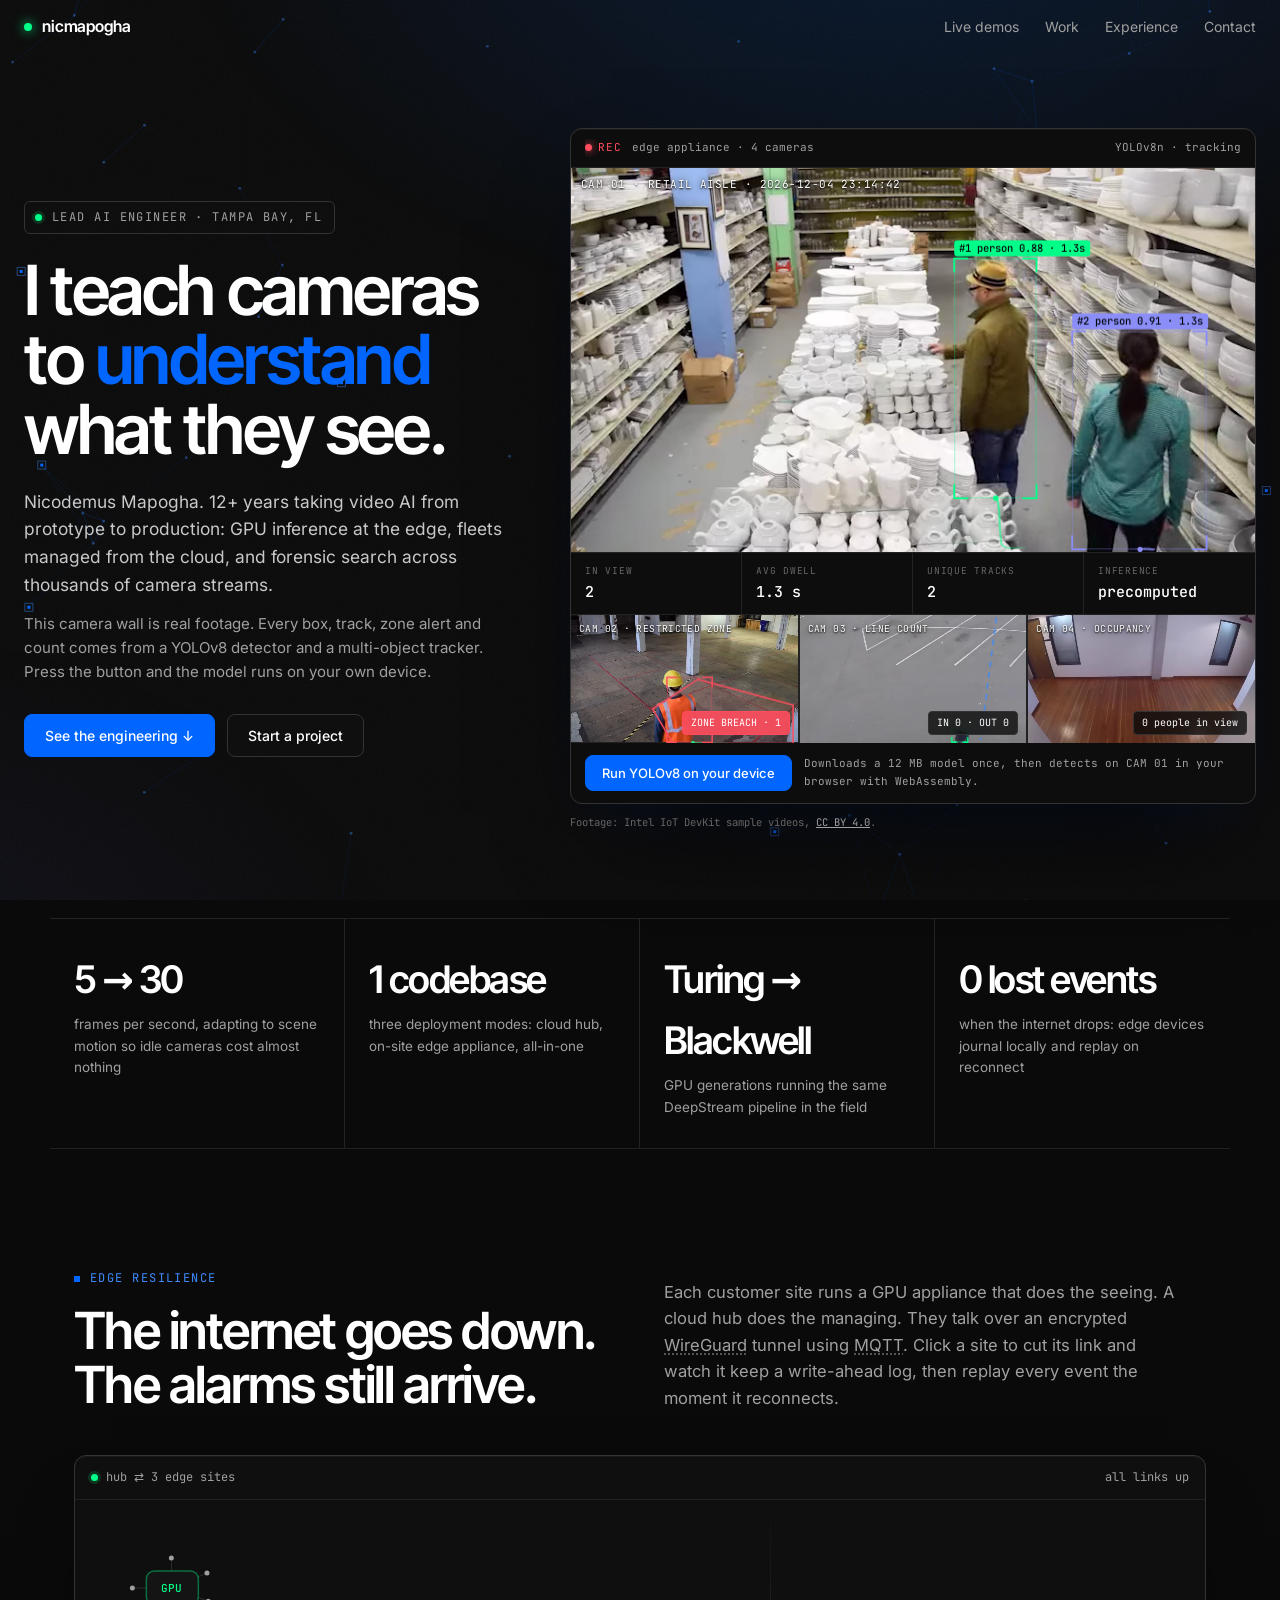
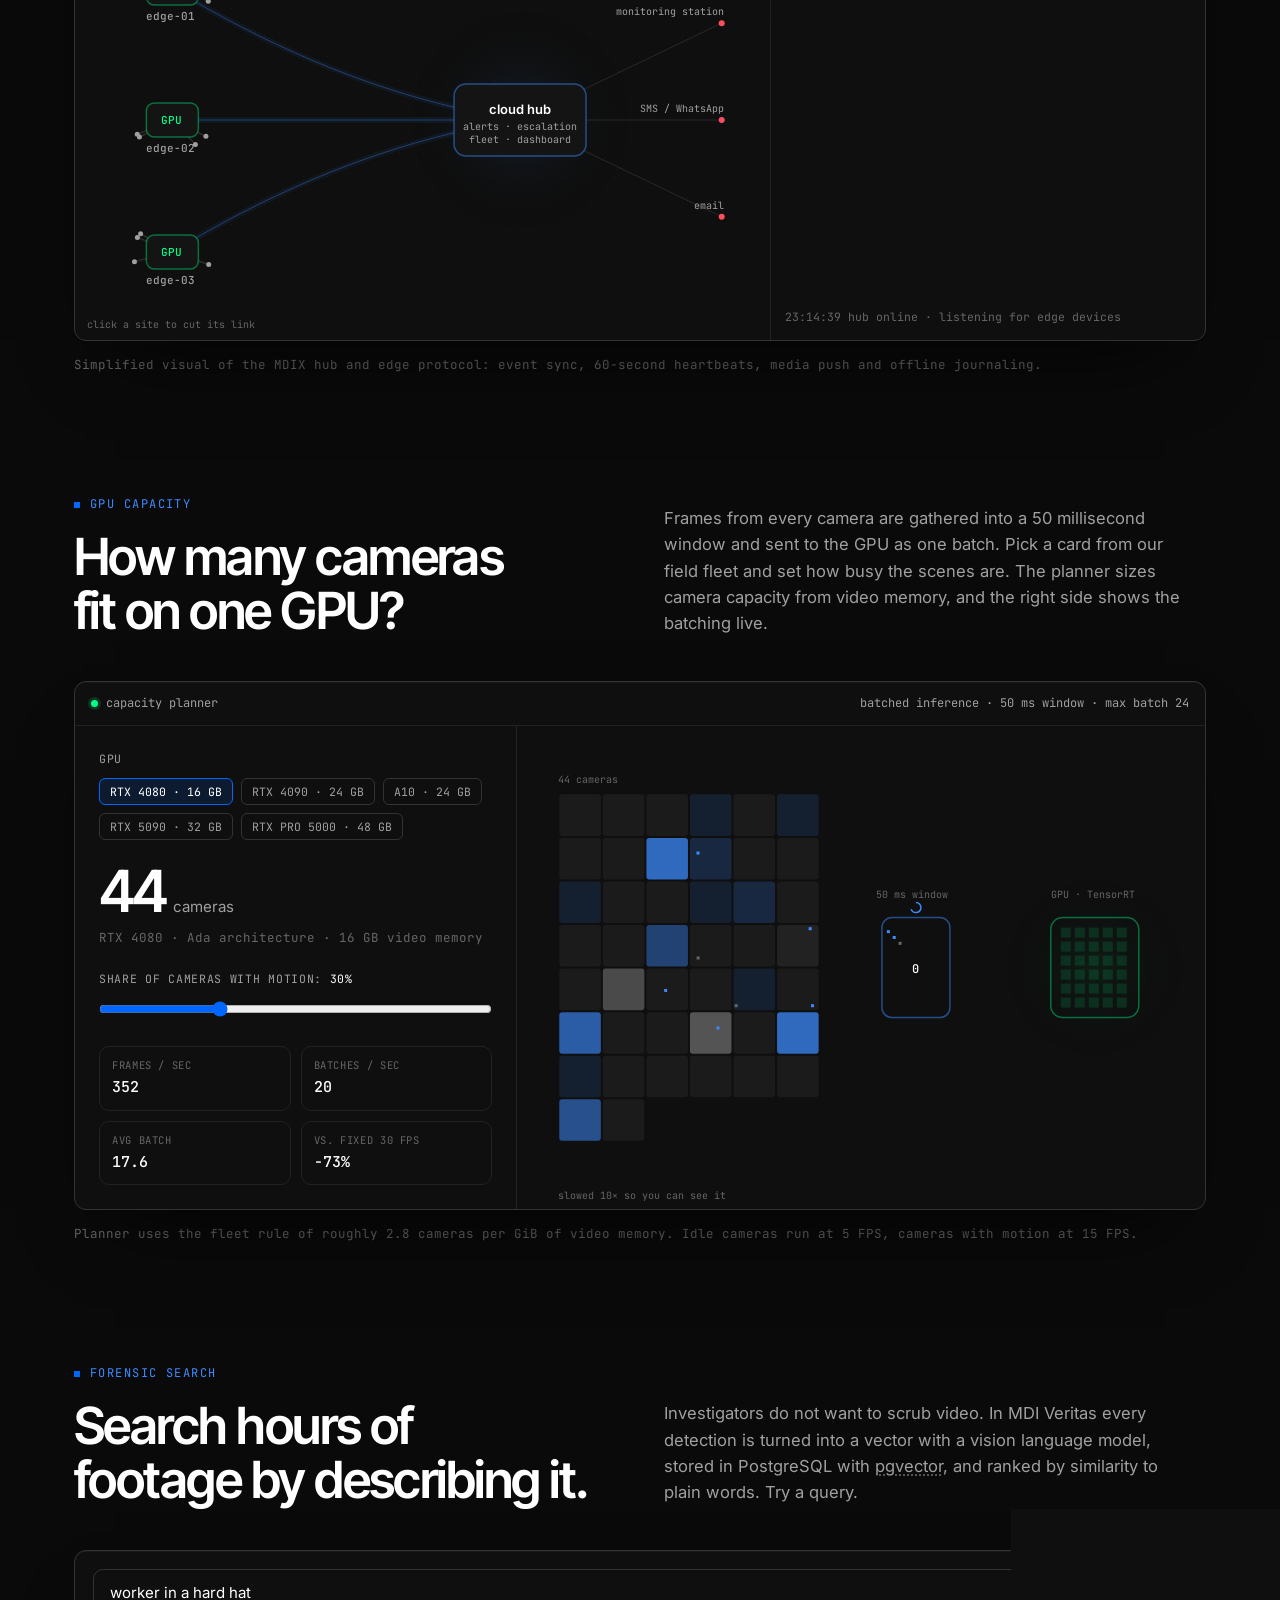
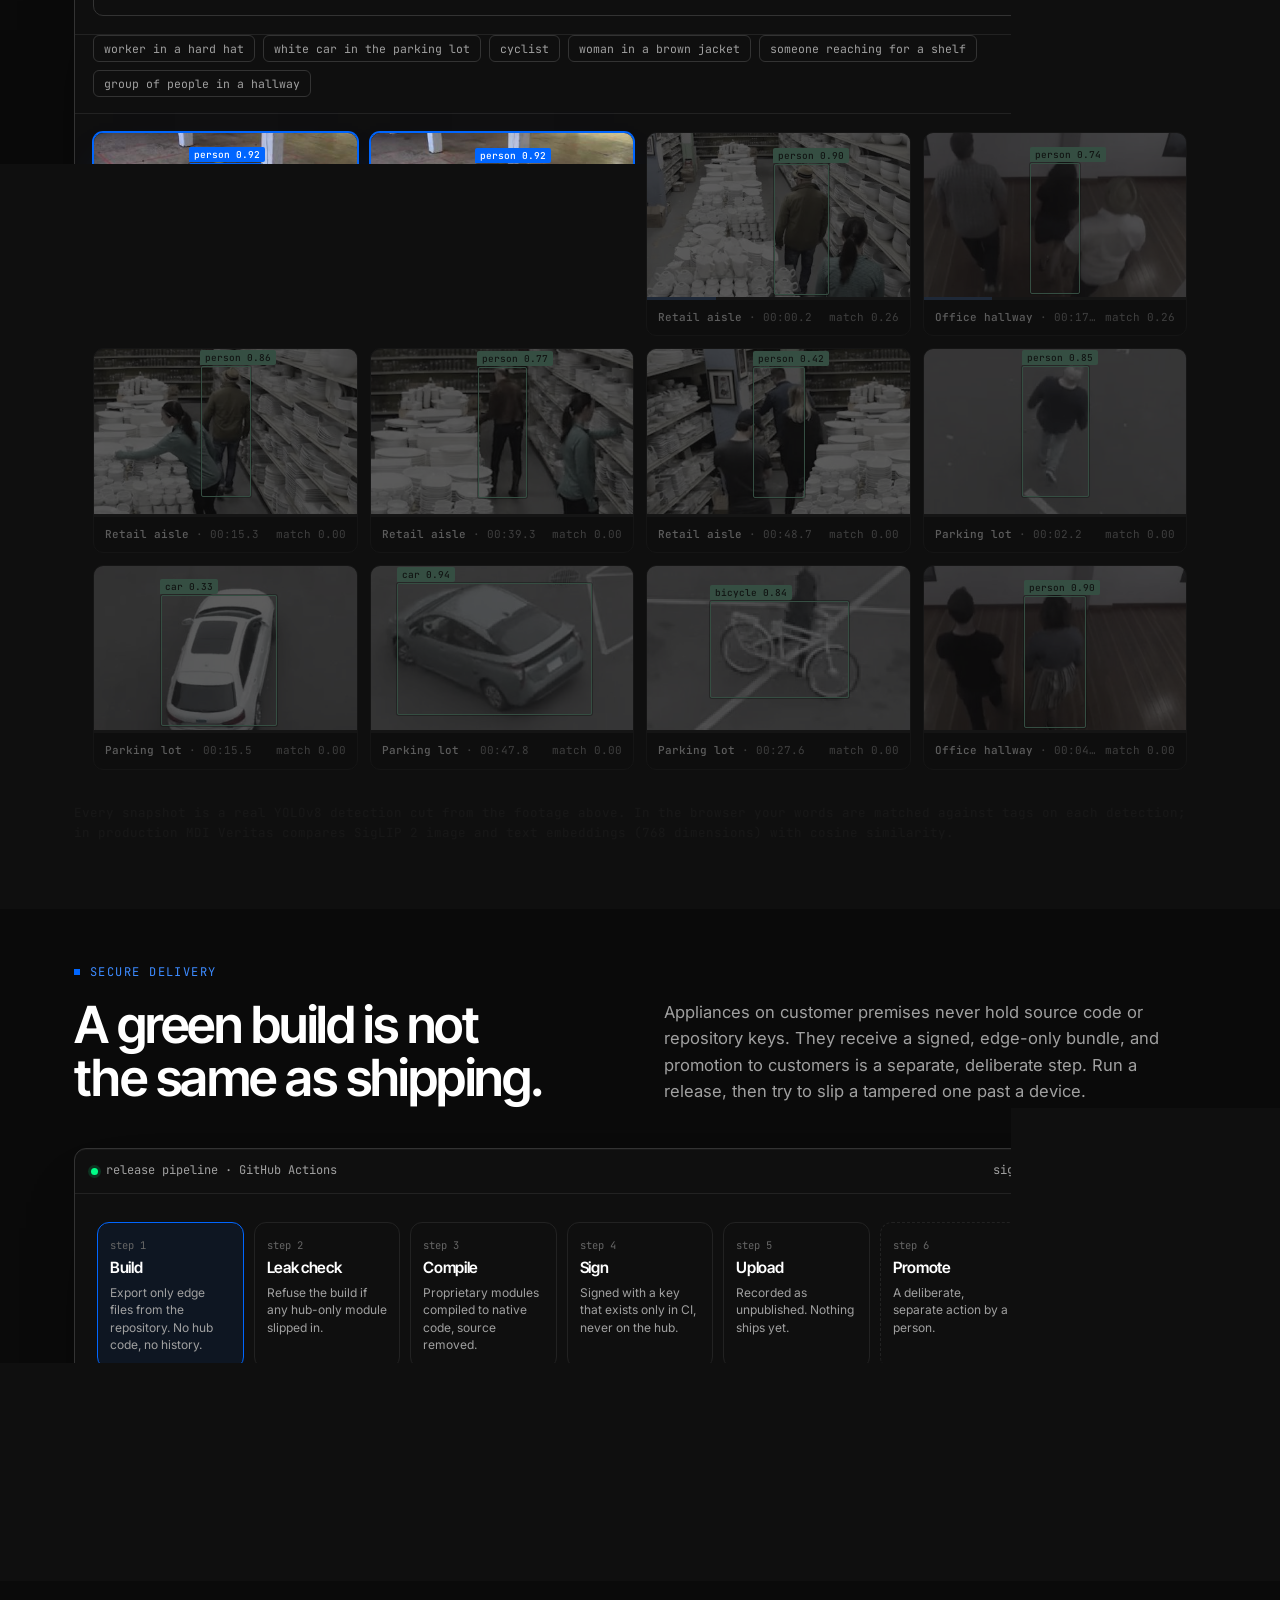
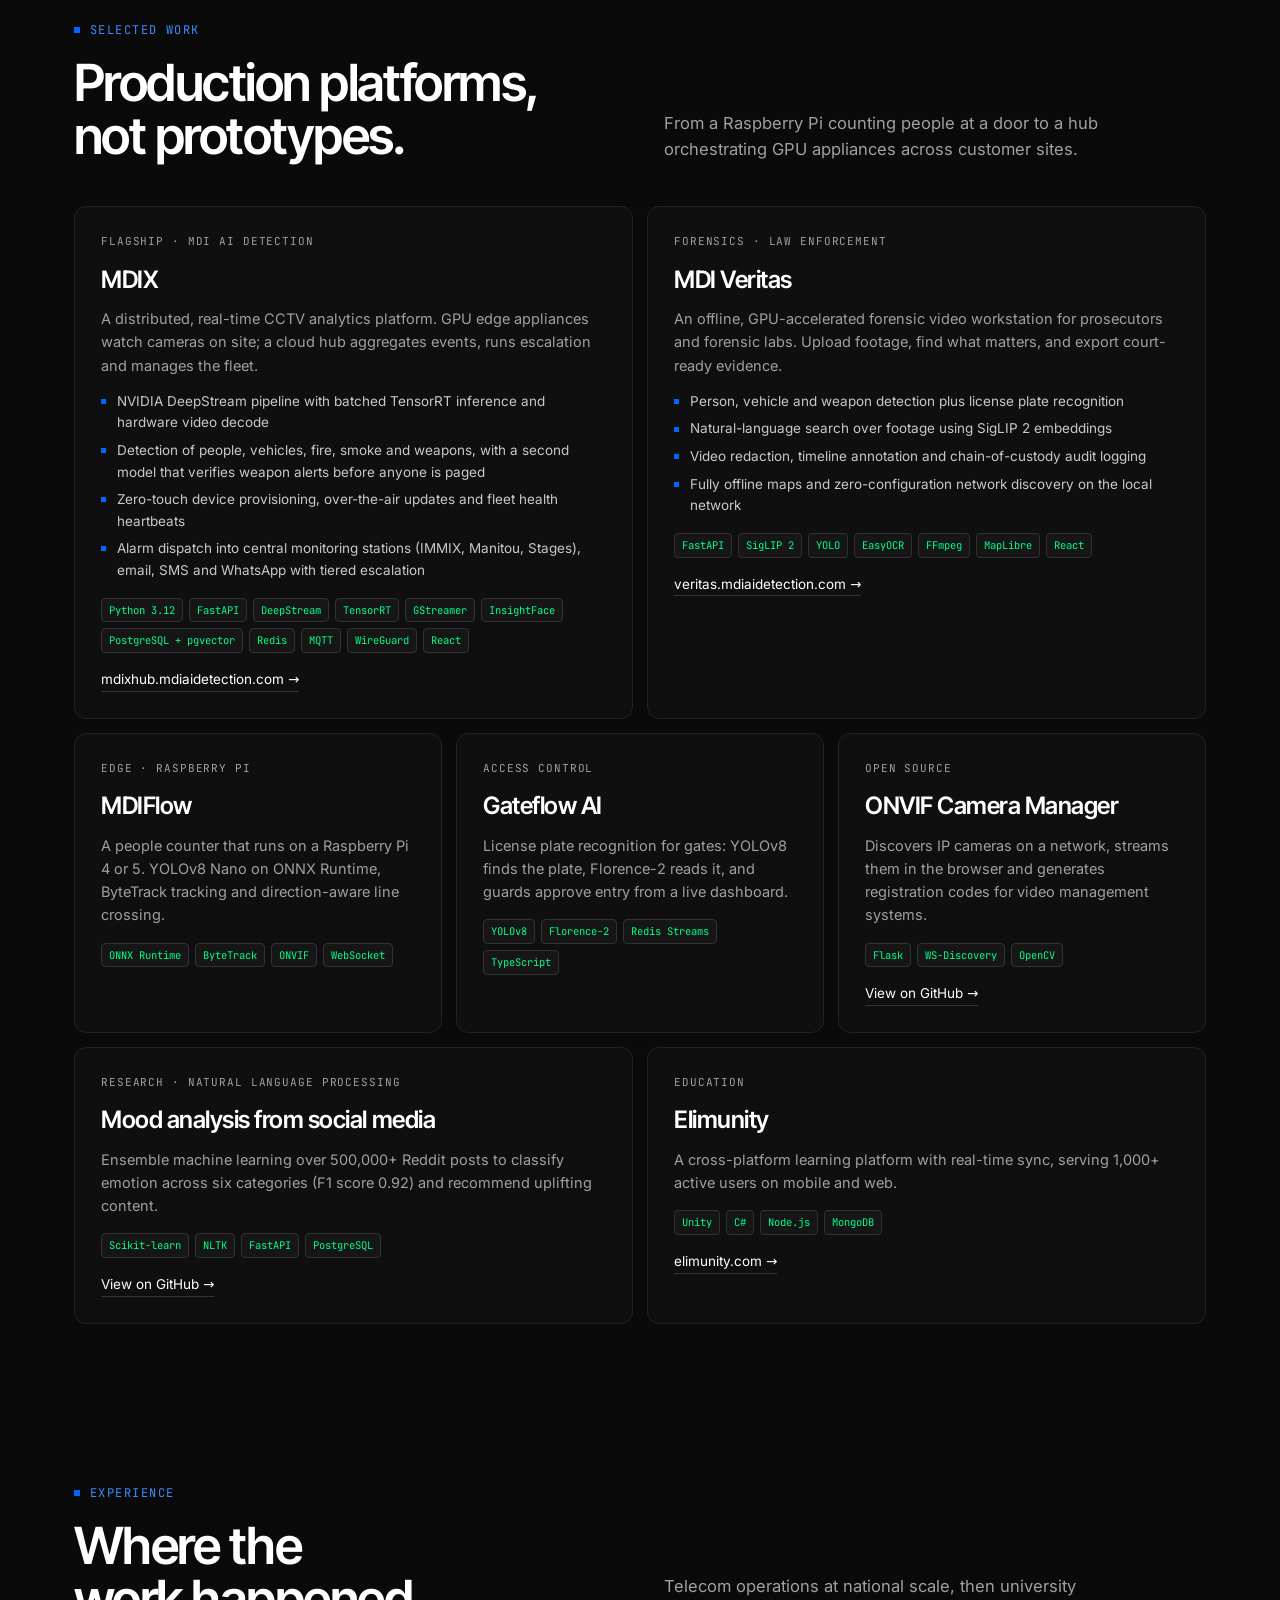
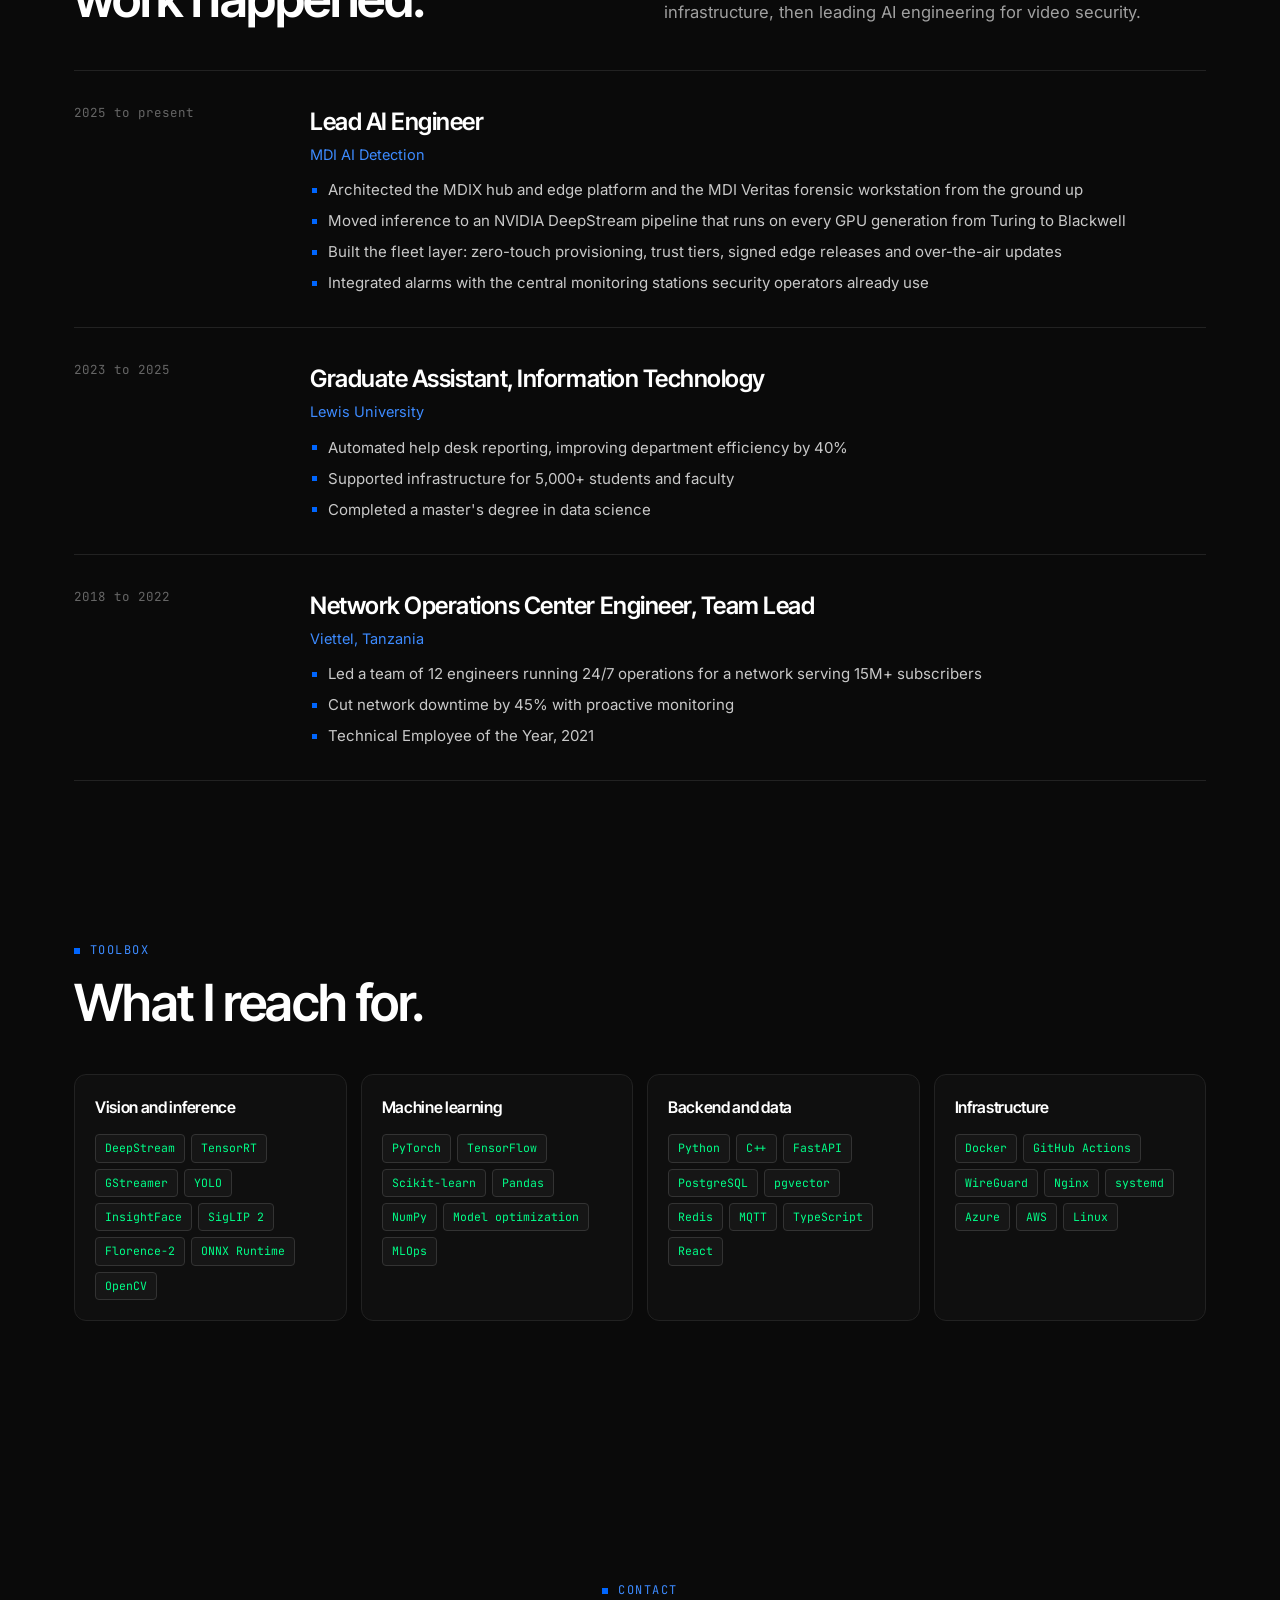
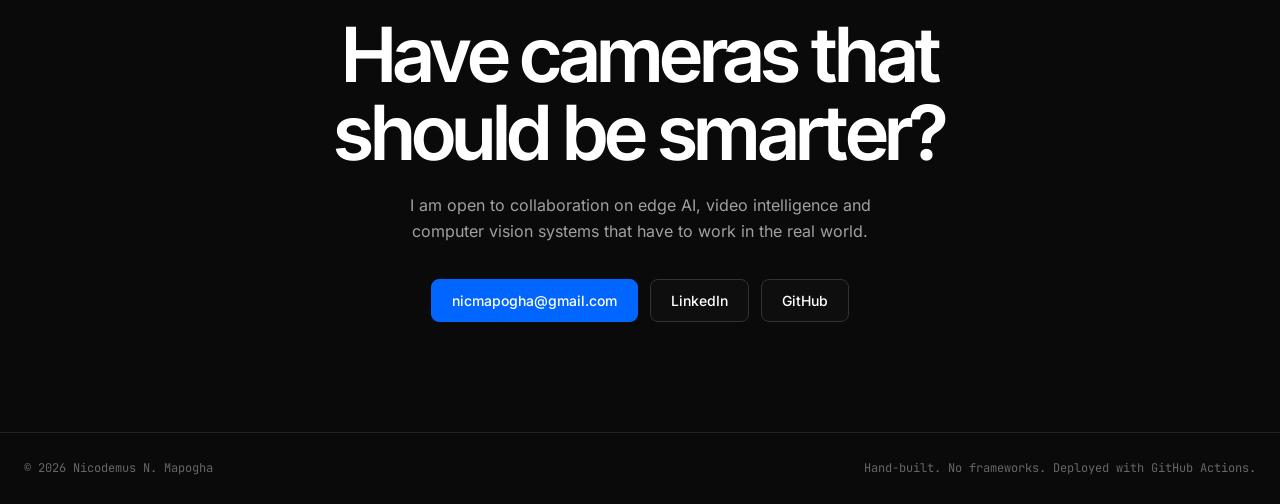
<file: index.html>
<!doctype html>
<html lang="en">
<head>
<meta charset="utf-8">
<meta name="viewport" content="width=device-width, initial-scale=1">
<title>Nicodemus Mapogha | Edge AI Video Engineer</title>
<meta name="description" content="Nicodemus Mapogha builds production computer vision systems that run on GPUs at the edge and scale in the cloud. Live, in-browser demonstrations of real engineering.">
<meta property="og:title" content="Nicodemus Mapogha | Edge AI Video Engineer">
<meta property="og:description" content="Real-time detection, multi-camera tracking and forensic video search. See it running, right in the page.">
<meta property="og:url" content="https://nicmapogha.com/">
<meta name="theme-color" content="#0a0a0a">
<link rel="preload" href="fonts/inter-tight-latin-600-normal.woff2" as="font" type="font/woff2" crossorigin>
<link rel="preload" href="fonts/inter-latin-400-normal.woff2" as="font" type="font/woff2" crossorigin>
<style>
@font-face{font-family:'Inter';font-style:normal;font-weight:400;font-display:swap;src:url(fonts/inter-latin-400-normal.woff2) format('woff2')}
@font-face{font-family:'Inter';font-style:normal;font-weight:500;font-display:swap;src:url(fonts/inter-latin-500-normal.woff2) format('woff2')}
@font-face{font-family:'Inter';font-style:normal;font-weight:600;font-display:swap;src:url(fonts/inter-latin-600-normal.woff2) format('woff2')}
@font-face{font-family:'Inter Tight';font-style:normal;font-weight:500;font-display:swap;src:url(fonts/inter-tight-latin-500-normal.woff2) format('woff2')}
@font-face{font-family:'Inter Tight';font-style:normal;font-weight:600;font-display:swap;src:url(fonts/inter-tight-latin-600-normal.woff2) format('woff2')}
@font-face{font-family:'Inter Tight';font-style:normal;font-weight:700;font-display:swap;src:url(fonts/inter-tight-latin-700-normal.woff2) format('woff2')}
@font-face{font-family:'JetBrains Mono';font-style:normal;font-weight:400;font-display:swap;src:url(fonts/jetbrains-mono-latin-400-normal.woff2) format('woff2')}
@font-face{font-family:'JetBrains Mono';font-style:normal;font-weight:500;font-display:swap;src:url(fonts/jetbrains-mono-latin-500-normal.woff2) format('woff2')}
:root{
  color-scheme:dark;
  --bg:#0a0a0a; --bg2:#0f0f0f; --panel:#111111; --panel2:#161616; --line:#222222; --line2:#333333;
  --text:#ffffff; --text2:#c9c9c9; --muted:#a0a0a0; --dim:#666666;
  --blue:#0066ff; --blue-hi:#3d8bff; --cyan:#3d8bff; --green:#00ff88; --amber:#ffb547; --red:#ff4d5e; --violet:#6366f1; --violet-hi:#8b8ef7;
  --r:12px; --mono:'JetBrains Mono',ui-monospace,monospace; --sans:'Inter',-apple-system,BlinkMacSystemFont,system-ui,sans-serif; --disp:'Inter Tight','Inter',-apple-system,system-ui,sans-serif;
}
*{box-sizing:border-box;margin:0;padding:0}
html{scroll-behavior:smooth}
body{background:var(--bg);color:var(--text);position:relative;font-family:var(--sans);font-size:16px;line-height:1.6;-webkit-font-smoothing:antialiased;overflow-x:hidden}
a{color:inherit}
abbr{text-decoration:underline dotted var(--dim);text-underline-offset:3px;cursor:help}
::selection{background:var(--blue);color:#fff}
.mono{font-family:var(--mono)}
.wrap{max-width:1180px;margin:0 auto;padding:0 24px}

/* living background */
#bg{position:fixed;inset:0;width:100%;height:100%;z-index:0;pointer-events:none;display:block}
.bg-veil{position:fixed;inset:0;z-index:0;pointer-events:none;background:radial-gradient(1200px 700px at 70% -10%,rgba(0,102,255,.16),transparent 60%),radial-gradient(900px 600px at -10% 110%,rgba(99,102,241,.08),transparent 60%)}
.grain{position:fixed;inset:0;z-index:1;pointer-events:none;opacity:.05;background-image:url("data:image/svg+xml,%3Csvg xmlns='http://www.w3.org/2000/svg' width='160' height='160'%3E%3Cfilter id='n'%3E%3CfeTurbulence type='fractalNoise' baseFrequency='.9' numOctaves='2' stitchTiles='stitch'/%3E%3C/filter%3E%3Crect width='100%25' height='100%25' filter='url(%23n)'/%3E%3C/svg%3E")}
header,section,footer,.facts{position:relative;z-index:2}
nav{z-index:50}

/* nav */
nav{position:fixed;inset:0 0 auto 0;z-index:50;display:flex;align-items:center;justify-content:space-between;padding:14px 24px;transition:background .3s,border-color .3s;border-bottom:1px solid transparent}
nav.scrolled{background:rgba(10,10,10,.8);backdrop-filter:blur(16px) saturate(140%);border-color:var(--line)}
.brand{font-family:var(--disp);font-weight:600;font-size:16px;letter-spacing:-.01em;text-decoration:none;display:flex;align-items:center;gap:10px}
.brand .dot{width:8px;height:8px;border-radius:50%;background:var(--green);box-shadow:0 0 12px var(--green);animation:pulse 2s infinite}
@keyframes pulse{50%{opacity:.35}}
.navlinks{display:flex;gap:26px;font-size:14px}
.navlinks a{text-decoration:none;color:var(--muted);transition:color .2s}
.navlinks a:hover{color:var(--text)}
@media(max-width:760px){.navlinks{display:none}}

/* hero */
#hero{position:relative;padding:128px 0 88px}
.hero-grid{position:relative;display:grid;grid-template-columns:minmax(0,5fr) minmax(0,7fr);grid-template-areas:"top vms" "body vms";column-gap:56px;row-gap:0;align-items:end;max-width:1320px}
.h-top{grid-area:top}.h-body{grid-area:body;align-self:start}.h-vms{grid-area:vms;align-self:center}
.eyebrow{font-family:var(--mono);font-size:12px;letter-spacing:.12em;text-transform:uppercase;color:var(--muted);display:inline-flex;align-items:center;gap:10px;padding:6px 12px 6px 10px;border:1px solid var(--line2);border-radius:6px;background:rgba(17,17,17,.7)}
.eyebrow::before{content:"";width:7px;height:7px;border-radius:50%;background:var(--green);box-shadow:0 0 0 3px rgba(0,255,136,.15)}
h1{font-family:var(--disp);font-weight:600;font-size:clamp(42px,5.4vw,78px);line-height:1;letter-spacing:-.035em;margin:22px 0 24px;text-wrap:balance}
h1 .grad{color:var(--blue)}
.lede{max-width:500px;color:var(--text2);font-size:clamp(16px,1.35vw,18px)}
.cta{display:flex;gap:12px;margin-top:30px;flex-wrap:wrap}
.btn{font:500 14px var(--sans);padding:12px 20px;border-radius:8px;text-decoration:none;border:1px solid var(--line2);background:rgba(17,17,17,.75);color:var(--text);cursor:pointer;transition:transform .2s,border-color .2s,background .2s;display:inline-flex;align-items:center;gap:8px}
.btn:hover{border-color:#555;background:#1a1a1a}
.btn:focus-visible,.chip:focus-visible,input:focus-visible{outline:2px solid var(--blue);outline-offset:2px}
.btn.primary{background:var(--blue);color:#fff;border-color:var(--blue)}
.btn.primary:hover{background:#1a75ff;border-color:#1a75ff}

/* video wall */
.vms{background:#0d0d0d;border:1px solid var(--line2);border-radius:12px;overflow:hidden;box-shadow:0 1px 0 rgba(255,255,255,.04) inset,0 50px 100px -40px rgba(0,0,0,.95),0 30px 60px -30px rgba(0,102,255,.18)}
.vms-bar{display:flex;align-items:center;justify-content:space-between;gap:10px;padding:10px 14px;font-family:var(--mono);font-size:11px;color:var(--muted);border-bottom:1px solid var(--line)}
.vms-bar .l{display:flex;align-items:center;gap:10px;min-width:0;white-space:nowrap;overflow:hidden}
.rec{display:inline-flex;align-items:center;gap:6px;color:var(--red);letter-spacing:.08em}
.rec::before{content:"";width:7px;height:7px;border-radius:50%;background:var(--red);box-shadow:0 0 8px var(--red);animation:pulse 1.6s infinite}
.feed{position:relative;background:#000;overflow:hidden}
.feed video{display:block;width:100%;height:100%;object-fit:cover}
.feed canvas{position:absolute;inset:0;width:100%;height:100%;pointer-events:none}
.feed.main{aspect-ratio:16/9}
.feed .osd{position:absolute;left:10px;top:8px;font-family:var(--mono);font-size:11px;color:#fff;text-shadow:0 1px 2px #000,0 0 6px rgba(0,0,0,.8);letter-spacing:.04em;pointer-events:none}
.feed .tag{position:absolute;right:8px;bottom:8px;font-family:var(--mono);font-size:10px;padding:3px 8px;border-radius:4px;background:rgba(10,10,10,.78);border:1px solid var(--line2);color:var(--text);backdrop-filter:blur(6px);pointer-events:none;transition:all .25s}
.feed .tag.alert{background:rgba(255,77,94,.9);border-color:var(--red);color:#fff}
.feed .tag.ok{color:var(--green)}
.vms-stats{display:grid;grid-template-columns:repeat(4,minmax(0,1fr));border-top:1px solid var(--line);border-bottom:1px solid var(--line)}
.vms-stats div{padding:10px 14px;border-right:1px solid var(--line);min-width:0}
.vms-stats div:last-child{border-right:0}
.vms-stats span{display:block;font-family:var(--mono);font-size:9.5px;color:var(--dim);text-transform:uppercase;letter-spacing:.08em;white-space:nowrap}
.vms-stats b{font-family:var(--mono);font-weight:500;font-size:15px;font-variant-numeric:tabular-nums}
.wall{display:grid;grid-template-columns:repeat(3,minmax(0,1fr));gap:2px;background:var(--line)}
.wall .feed{aspect-ratio:16/9}
.wall .osd{font-size:9.5px;left:8px;top:6px}
.vms-foot{display:flex;align-items:center;gap:12px;padding:12px 14px;flex-wrap:wrap}
.vms-foot .btn{padding:9px 16px;font-size:13px}
.live-note{font-family:var(--mono);font-size:11px;color:var(--muted);flex:1;min-width:200px}
.live-note b{color:var(--text);font-weight:500}
.credit{font-family:var(--mono);font-size:10.5px;color:var(--dim);margin-top:10px}
.credit a{color:var(--muted)}
@media(max-width:980px){.hero-grid{grid-template-columns:1fr;grid-template-areas:"top" "vms" "body";row-gap:28px}#hero{padding:96px 0 56px}}
@media(max-width:560px){.vms-stats{grid-template-columns:1fr 1fr}.vms-stats div:nth-child(2){border-right:0}.vms-stats div:nth-child(-n+2){border-bottom:1px solid var(--line)}.hide-sm{display:none}.wall .osd{font-size:8.5px}.wall .sub{display:none}.feed.main .osd .dt{display:none}.feed .tag{font-size:8.5px;padding:2px 6px}.wall .tag{right:4px;bottom:4px}}

/* facts strip */
.facts{display:grid;grid-template-columns:repeat(4,1fr);border-top:1px solid var(--line);border-bottom:1px solid var(--line)}
.fact{padding:30px 24px;border-right:1px solid var(--line);background:rgba(10,10,10,.6)}
.fact:last-child{border-right:0}
.fact .n{font-family:var(--disp);font-size:clamp(26px,3vw,38px);font-weight:600;letter-spacing:-.04em}
.fact .l{color:var(--muted);font-size:13.5px;margin-top:4px}
@media(max-width:860px){.facts{grid-template-columns:1fr 1fr}.fact:nth-child(2){border-right:0}.fact:nth-child(-n+2){border-bottom:1px solid var(--line)}}

/* sections */
section{padding:120px 0}
.sec-head{display:grid;grid-template-columns:minmax(0,1fr) minmax(0,1fr);gap:48px;align-items:end;margin-bottom:44px}
.sec-head h2{font-family:var(--disp);font-size:clamp(32px,4vw,52px);line-height:1.04;letter-spacing:-.03em;font-weight:600;text-wrap:balance}
.sec-head p{color:var(--muted);max-width:520px;font-size:16.5px}
.idx{font-family:var(--mono);font-size:12px;color:var(--blue-hi);letter-spacing:.12em;text-transform:uppercase;display:flex;align-items:center;gap:10px;margin-bottom:16px}
.idx::before{content:"";width:6px;height:6px;background:var(--blue)}
@media(max-width:860px){.sec-head{grid-template-columns:1fr;gap:16px}section{padding:84px 0}}

.demo{background:rgba(17,17,17,.92);border:1px solid var(--line2);border-radius:var(--r);overflow:hidden;position:relative;box-shadow:0 1px 0 rgba(255,255,255,.04) inset,0 40px 80px -40px rgba(0,0,0,.9);backdrop-filter:blur(6px)}
.demo-bar{display:flex;align-items:center;justify-content:space-between;gap:12px;padding:12px 16px;border-bottom:1px solid var(--line);font-family:var(--mono);font-size:12px;color:var(--muted);flex-wrap:wrap}
.demo-bar .live{display:flex;align-items:center;gap:8px}
.demo-bar .live::before{content:"";width:7px;height:7px;border-radius:50%;background:var(--green);box-shadow:0 0 0 3px rgba(0,255,136,.15)}
.note{font-size:12.5px;color:var(--dim);margin-top:14px;font-family:var(--mono)}
.chip{font-family:var(--mono);font-size:11.5px;padding:5px 10px;border:1px solid var(--line2);border-radius:6px;color:var(--muted);background:var(--bg2);cursor:pointer;transition:all .2s}
.chip:hover{border-color:#555;color:var(--text)}
.chip.on{border-color:var(--blue);color:#fff;background:rgba(0,102,255,.14)}

/* hub-edge */
.he{display:grid;grid-template-columns:minmax(0,1.6fr) minmax(0,1fr)}
#heCanvas{width:100%;height:440px;display:block}
.log{border-left:1px solid var(--line);font-family:var(--mono);font-size:11.5px;padding:14px;height:440px;overflow:hidden;display:flex;flex-direction:column;justify-content:flex-end;gap:3px;color:var(--muted);mask-image:linear-gradient(0deg,#000 70%,transparent)}
.log div{flex-shrink:0;line-height:1.55;white-space:nowrap;overflow:hidden;text-overflow:ellipsis}
.log .t-ev{color:var(--green)} .log .t-hb{color:var(--dim)} .log .t-md{color:var(--violet)} .log .t-wal{color:var(--amber)} .log .t-err{color:var(--red)}
@media(max-width:860px){.he{grid-template-columns:1fr}.log{border-left:0;border-top:1px solid var(--line);height:200px}#heCanvas{height:340px}}

/* capacity */
.cap{display:grid;grid-template-columns:minmax(0,.9fr) minmax(0,1.4fr)}
.cap-ctl{padding:24px;border-right:1px solid var(--line);display:flex;flex-direction:column;gap:22px}
.cap-ctl label{font-family:var(--mono);font-size:11.5px;color:var(--muted);letter-spacing:.06em;text-transform:uppercase;display:block;margin-bottom:10px}
.gpus{display:flex;flex-wrap:wrap;gap:8px}
input[type=range]{width:100%;accent-color:var(--blue)}
.big{font-family:var(--disp);font-size:58px;font-weight:600;line-height:1;letter-spacing:-.05em}
.big small{font-size:15px;color:var(--muted);font-family:var(--sans);font-weight:400;letter-spacing:0;margin-left:8px}
.kv{display:grid;grid-template-columns:1fr 1fr;gap:10px}
.kv div{background:var(--bg2);border:1px solid var(--line);border-radius:10px;padding:10px 12px}
.kv span{display:block;font-family:var(--mono);font-size:10.5px;color:var(--dim);text-transform:uppercase;letter-spacing:.06em}
.kv b{font-family:var(--mono);font-weight:500;font-size:15px}
#capCanvas{width:100%;height:100%;min-height:420px;display:block}
@media(max-width:860px){.cap{grid-template-columns:1fr}.cap-ctl{border-right:0;border-bottom:1px solid var(--line)}#capCanvas{min-height:340px}}

/* forensic */
.fs-search{display:flex;gap:10px;padding:18px;border-bottom:1px solid var(--line);flex-wrap:wrap;align-items:center}
.fs-search input{flex:1;min-width:220px;background:var(--bg2);border:1px solid var(--line2);border-radius:10px;padding:13px 16px;color:var(--text);font:15px var(--sans);outline:none;transition:border-color .2s}
.fs-search input:focus{border-color:var(--blue)}
.fs-sugg{display:flex;gap:8px;flex-wrap:wrap;padding:0 18px 16px;border-bottom:1px solid var(--line);padding-top:0}
.grid{display:grid;grid-template-columns:repeat(4,minmax(0,1fr));gap:12px;padding:18px}
.card{background:var(--bg2);border:1px solid var(--line);border-radius:10px;overflow:hidden;transition:transform .5s cubic-bezier(.2,.8,.2,1),opacity .4s,border-color .3s,box-shadow .3s,filter .4s}
.card .ph{position:relative;aspect-ratio:16/10;overflow:hidden;background:#000}
.card img{width:100%;height:100%;object-fit:cover;display:block;transition:transform .8s cubic-bezier(.2,.8,.2,1)}
.card:hover img{transform:scale(1.04)}
.card .bx{position:absolute;border:1.5px solid var(--green);border-radius:2px;box-shadow:0 0 0 1px rgba(0,0,0,.35);transition:border-color .3s}
.card .bx i{position:absolute;left:-1.5px;top:-17px;font:500 9.5px var(--mono);font-style:normal;background:var(--green);color:#002914;padding:1px 5px;border-radius:2px 2px 2px 0;white-space:nowrap}
.card .meta{padding:9px 11px;font-family:var(--mono);font-size:11px;color:var(--muted);display:flex;justify-content:space-between;gap:8px;white-space:nowrap}
.card .meta>span:first-child{min-width:0;overflow:hidden;text-overflow:ellipsis}
.card .meta b{color:var(--text);font-weight:500}
.card .bar{height:3px;background:var(--line)}
.card .bar i{display:block;height:100%;width:0;background:var(--blue);transition:width .6s}
.card.hit{border-color:var(--blue);box-shadow:0 0 0 1px var(--blue),0 20px 40px -20px rgba(0,102,255,.55)}
.card.hit .bx{border-color:var(--blue)} .card.hit .bx i{background:var(--blue);color:#fff}
.card.miss{opacity:.32;filter:grayscale(.7)}
@media(max-width:860px){.grid{grid-template-columns:repeat(2,minmax(0,1fr))}}

/* pipeline */
.pipe{padding:28px 22px}
.steps{display:grid;grid-template-columns:repeat(7,minmax(0,1fr));gap:10px;position:relative}
.step{background:var(--bg2);border:1px solid var(--line);border-radius:12px;padding:14px 12px;min-height:128px;transition:border-color .3s,background .3s,transform .3s}
.step .k{font-family:var(--mono);font-size:10.5px;color:var(--dim)}
.step h4{font-family:var(--disp);font-size:15.5px;font-weight:600;letter-spacing:-.02em;margin:6px 0 6px;line-height:1.2}
.step p{font-size:12px;color:var(--muted);line-height:1.45}
.step.ok{border-color:rgba(0,255,136,.55);background:rgba(0,255,136,.05)}
.step.run{border-color:var(--blue);background:rgba(0,102,255,.08)}
.step.fail{border-color:var(--red);background:rgba(255,77,94,.08)}
.step.gate{border-style:dashed}
.pipe-ctl{display:flex;gap:10px;margin-top:20px;flex-wrap:wrap;align-items:center}
.pipe-status{font-family:var(--mono);font-size:12.5px;color:var(--muted);margin-left:auto}
@media(max-width:980px){.steps{grid-template-columns:repeat(2,minmax(0,1fr))}.pipe-status{margin-left:0;width:100%}}

/* projects */
.projects{display:grid;grid-template-columns:repeat(6,minmax(0,1fr));gap:14px}
.proj{grid-column:span 2;background:rgba(17,17,17,.92);border:1px solid var(--line);border-radius:var(--r);padding:26px;position:relative;overflow:hidden;transition:border-color .3s,background .3s}
.proj:hover{border-color:var(--line2);background:#141414}
.proj.wide{grid-column:span 3}
.proj .tag{font-family:var(--mono);font-size:11px;color:var(--muted);letter-spacing:.08em;text-transform:uppercase}
.proj h3{font-family:var(--disp);font-size:24px;font-weight:600;margin:10px 0 8px;letter-spacing:-.02em}
.proj p{color:var(--muted);font-size:14.5px}
.proj ul{list-style:none;margin-top:14px;display:grid;gap:6px}
.proj li{font-size:13.5px;color:var(--text2);padding-left:16px;position:relative}
.proj li::before{content:"";position:absolute;left:0;top:.6em;width:5px;height:5px;background:var(--blue)}
.stack{display:flex;flex-wrap:wrap;gap:6px;margin-top:16px}
.stack span{font-family:var(--mono);font-size:10.5px;color:var(--green);border:1px solid var(--line2);border-radius:4px;padding:3px 7px;background:#161616}
.proj a.more{display:inline-block;margin-top:16px;font-size:13.5px;color:var(--text);text-decoration:none;border-bottom:1px solid var(--line2)}
.proj a.more:hover{border-color:var(--blue);color:var(--blue-hi)}
@media(max-width:980px){.proj,.proj.wide{grid-column:span 3}}
@media(max-width:680px){.proj,.proj.wide{grid-column:span 6}}

/* experience */
.xp{display:grid;gap:0;border-top:1px solid var(--line)}
.job{display:grid;grid-template-columns:200px minmax(0,1fr);gap:36px;padding:32px 0;border-bottom:1px solid var(--line)}
.job .when{font-family:var(--mono);font-size:12.5px;color:var(--dim)}
.job h3{font-family:var(--disp);font-size:24px;font-weight:600;letter-spacing:-.02em}
.job .org{color:var(--blue-hi);font-size:14.5px;margin:2px 0 12px}
.job ul{list-style:none;display:grid;gap:7px}
.job li{color:var(--text2);font-size:15px;padding-left:18px;position:relative}
.job li::before{content:"";position:absolute;left:2px;top:.65em;width:5px;height:5px;background:var(--blue)}
@media(max-width:760px){.job{grid-template-columns:1fr;gap:8px}}

/* stack */
.skills{display:grid;grid-template-columns:repeat(4,minmax(0,1fr));gap:14px}
.sk{background:rgba(17,17,17,.92);border:1px solid var(--line);border-radius:var(--r);padding:20px}
.sk h4{font-family:var(--disp);font-size:16px;font-weight:600;letter-spacing:-.02em;color:var(--text);margin-bottom:14px}
.sk div{display:flex;flex-wrap:wrap;gap:6px}
.sk span{font-family:var(--mono);font-size:11.5px;padding:4px 9px;border-radius:4px;background:#161616;border:1px solid var(--line2);color:var(--green)}
@media(max-width:980px){.skills{grid-template-columns:1fr 1fr}}
@media(max-width:560px){.skills{grid-template-columns:1fr}}

/* contact */
#contact{text-align:center;padding:140px 0 110px;position:relative;overflow:hidden}
#contact h2{font-family:var(--disp);font-size:clamp(38px,6vw,76px);letter-spacing:-.035em;line-height:1.02;font-weight:600;max-width:14ch;margin:0 auto 22px}
#contact p{color:var(--muted);max-width:520px;margin:0 auto 34px}
#contact .cta{justify-content:center}
#contact .idx{justify-content:center}
footer{border-top:1px solid var(--line);padding:26px 24px;display:flex;justify-content:space-between;gap:12px;flex-wrap:wrap;font-family:var(--mono);font-size:12px;color:var(--dim)}

.reveal{opacity:0;transform:translateY(24px);transition:opacity .9s cubic-bezier(.2,.8,.2,1),transform .9s cubic-bezier(.2,.8,.2,1)}
.reveal.in{opacity:1;transform:none}
@media(prefers-reduced-motion:reduce){.reveal{opacity:1;transform:none;transition:none}html{scroll-behavior:auto}}
</style>
</head>
<body>
<canvas id="bg" aria-hidden="true"></canvas><div class="bg-veil" aria-hidden="true"></div><div class="grain" aria-hidden="true"></div>

<nav id="nav">
  <a class="brand" href="#hero"><span class="dot"></span>nicmapogha</a>
  <div class="navlinks">
    <a href="#demos">Live demos</a>
    <a href="#work">Work</a>
    <a href="#experience">Experience</a>
    <a href="#contact">Contact</a>
  </div>
</nav>

<!-- ============ HERO: real footage, real detections ============ -->
<header id="hero">
  <div class="wrap hero-grid">
    <div class="h-top">
      <div class="eyebrow">Lead AI Engineer · Tampa Bay, FL</div>
      <h1>I teach cameras to <span class="grad">understand</span> what they see.</h1>
    </div>
    <div class="h-body">
      <p class="lede">Nicodemus Mapogha. 12+ years taking video AI from prototype to production: GPU inference at the edge, fleets managed from the cloud, and forensic search across thousands of camera streams.</p>
      <p class="lede" style="margin-top:14px;color:var(--muted);font-size:15px">This camera wall is real footage. Every box, track, zone alert and count comes from a YOLOv8 detector and a multi-object tracker. Press the button and the model runs on your own device.</p>
      <div class="cta">
        <a class="btn primary" href="#demos">See the engineering ↓</a>
        <a class="btn" href="#contact">Start a project</a>
      </div>
    </div>
    <div class="h-vms">
      <div class="vms" id="vms">
        <div class="vms-bar">
          <div class="l"><span class="rec">REC</span><span class="hide-sm">edge appliance · 4 cameras</span></div>
          <span id="vmsMode">YOLOv8n · tracking</span>
        </div>
        <div class="feed main" data-feed="aisle">
          <video poster="media/aisle.jpg" muted playsinline loop preload="auto"><source src="media/aisle.webm" type="video/webm"><source src="media/aisle.mp4" type="video/mp4"></video>
          <canvas></canvas>
          <div class="osd">CAM 01 · RETAIL AISLE · <span class="clk"></span></div>
          <div class="tag" data-tag></div>
        </div>
        <div class="vms-stats">
          <div><span>in view</span><b id="stView">0</b></div>
          <div><span>avg dwell</span><b id="stDwell">0.0 s</b></div>
          <div><span>unique tracks</span><b id="stUniq">0</b></div>
          <div><span>inference</span><b id="stInf">precomputed</b></div>
        </div>
        <div class="wall">
          <div class="feed" data-feed="warehouse"><video poster="media/warehouse.jpg" muted playsinline loop preload="metadata"><source src="media/warehouse.webm" type="video/webm"><source src="media/warehouse.mp4" type="video/mp4"></video><canvas></canvas><div class="osd">CAM 02<span class="sub"> · RESTRICTED ZONE</span></div><div class="tag" data-tag></div></div>
          <div class="feed" data-feed="lot"><video poster="media/lot.jpg" muted playsinline loop preload="metadata"><source src="media/lot.webm" type="video/webm"><source src="media/lot.mp4" type="video/mp4"></video><canvas></canvas><div class="osd">CAM 03<span class="sub"> · LINE COUNT</span></div><div class="tag" data-tag></div></div>
          <div class="feed" data-feed="hallway"><video poster="media/hallway.jpg" muted playsinline loop preload="metadata"><source src="media/hallway.webm" type="video/webm"><source src="media/hallway.mp4" type="video/mp4"></video><canvas></canvas><div class="osd">CAM 04<span class="sub"> · OCCUPANCY</span></div><div class="tag" data-tag></div></div>
        </div>
        <div class="vms-foot">
          <button class="btn primary" id="liveBtn" type="button">Run YOLOv8 on your device</button>
          <span class="live-note" id="liveNote">Downloads a 12 MB model once, then detects on CAM 01 in your browser with WebAssembly.</span>
        </div>
      </div>
      <div class="credit">Footage: Intel IoT DevKit sample videos, <a href="https://creativecommons.org/licenses/by/4.0/" target="_blank" rel="noopener">CC BY 4.0</a>.</div>
    </div>
  </div>
</header>

<div class="facts wrap" style="padding:0">
  <div class="fact"><div class="n">5 → 30</div><div class="l">frames per second, adapting to scene motion so idle cameras cost almost nothing</div></div>
  <div class="fact"><div class="n">1 codebase</div><div class="l">three deployment modes: cloud hub, on-site edge appliance, all-in-one</div></div>
  <div class="fact"><div class="n">Turing → Blackwell</div><div class="l">GPU generations running the same DeepStream pipeline in the field</div></div>
  <div class="fact"><div class="n">0 lost events</div><div class="l">when the internet drops: edge devices journal locally and replay on reconnect</div></div>
</div>

<!-- ============ DEMOS ============ -->
<section id="demos">
  <div class="wrap">

    <div class="sec-head reveal">
      <div><span class="idx">Edge resilience</span><h2>The internet goes down. The alarms still arrive.</h2></div>
      <p>Each customer site runs a GPU appliance that does the seeing. A cloud hub does the managing. They talk over an encrypted <abbr title="WireGuard virtual private network">WireGuard</abbr> tunnel using <abbr title="Message Queuing Telemetry Transport">MQTT</abbr>. Click a site to cut its link and watch it keep a write-ahead log, then replay every event the moment it reconnects.</p>
    </div>
    <div class="demo reveal">
      <div class="demo-bar"><span class="live">hub ⇄ 3 edge sites</span><span id="heStat">all links up</span></div>
      <div class="he">
        <canvas id="heCanvas" aria-label="Animated diagram of edge devices streaming events to a cloud hub"></canvas>
        <div class="log" id="heLog" aria-live="off"></div>
      </div>
    </div>
    <p class="note">Simplified visual of the MDIX hub and edge protocol: event sync, 60-second heartbeats, media push and offline journaling.</p>

    <div style="height:120px"></div>

    <div class="sec-head reveal">
      <div><span class="idx">GPU capacity</span><h2>How many cameras fit on one GPU?</h2></div>
      <p>Frames from every camera are gathered into a 50 millisecond window and sent to the GPU as one batch. Pick a card from our field fleet and set how busy the scenes are. The planner sizes camera capacity from video memory, and the right side shows the batching live.</p>
    </div>
    <div class="demo reveal">
      <div class="demo-bar"><span class="live">capacity planner</span><span>batched inference · 50 ms window · max batch 24</span></div>
      <div class="cap">
        <div class="cap-ctl">
          <div><label>GPU</label><div class="gpus" id="gpus"></div></div>
          <div><div class="big" id="capCams">44<small>cameras</small></div><div class="note" id="capNote" style="margin-top:8px"></div></div>
          <div>
            <label>Share of cameras with motion: <span id="actVal" class="mono" style="color:var(--text)">30%</span></label>
            <input type="range" id="act" min="0" max="100" value="30" aria-label="Share of cameras seeing motion">
          </div>
          <div class="kv">
            <div><span>frames / sec</span><b id="kvFps">0</b></div>
            <div><span>batches / sec</span><b id="kvBps">0</b></div>
            <div><span>avg batch</span><b id="kvBatch">0</b></div>
            <div><span>vs. fixed 30 FPS</span><b id="kvSave">0%</b></div>
          </div>
        </div>
        <canvas id="capCanvas" aria-label="Animated view of camera frames being batched into GPU inference"></canvas>
      </div>
    </div>
    <p class="note">Planner uses the fleet rule of roughly 2.8 cameras per GiB of video memory. Idle cameras run at 5 FPS, cameras with motion at 15 FPS.</p>

    <div style="height:120px"></div>

    <div class="sec-head reveal">
      <div><span class="idx">Forensic search</span><h2>Search hours of footage by describing it.</h2></div>
      <p>Investigators do not want to scrub video. In MDI Veritas every detection is turned into a vector with a vision language model, stored in PostgreSQL with <abbr title="vector similarity search extension for PostgreSQL">pgvector</abbr>, and ranked by similarity to plain words. Try a query.</p>
    </div>
    <div class="demo reveal">
      <div class="fs-search">
        <input id="fsq" type="search" placeholder="Describe what you are looking for…" value="worker in a hard hat" aria-label="Search query">
        <button class="btn primary" id="fsGo">Search</button>
      </div>
      <div class="fs-sugg" id="fsSugg"></div>
      <div class="grid" id="fsGrid"></div>
    </div>
    <p class="note">Every snapshot is a real YOLOv8 detection cut from the footage above. In the browser your words are matched against tags on each detection; in production MDI Veritas compares SigLIP 2 image and text embeddings (768 dimensions) with cosine similarity.</p>

    <div style="height:120px"></div>

    <div class="sec-head reveal">
      <div><span class="idx">Secure delivery</span><h2>A green build is not the same as shipping.</h2></div>
      <p>Appliances on customer premises never hold source code or repository keys. They receive a signed, edge-only bundle, and promotion to customers is a separate, deliberate step. Run a release, then try to slip a tampered one past a device.</p>
    </div>
    <div class="demo reveal">
      <div class="demo-bar"><span class="live">release pipeline · GitHub Actions</span><span>signing key lives only in CI</span></div>
      <div class="pipe">
        <div class="steps" id="steps"></div>
        <div class="pipe-ctl">
          <button class="btn primary" id="runRel">Run a release</button>
          <button class="btn" id="runBad">Try a tampered bundle</button>
          <span class="pipe-status" id="pipeStatus">ready</span>
        </div>
      </div>
    </div>

  </div>
</section>

<!-- ============ WORK ============ -->
<section id="work" style="padding-top:40px">
  <div class="wrap">
    <div class="sec-head reveal">
      <div><span class="idx">Selected work</span><h2>Production platforms, not prototypes.</h2></div>
      <p>From a Raspberry Pi counting people at a door to a hub orchestrating GPU appliances across customer sites.</p>
    </div>
    <div class="projects">
      <article class="proj wide reveal" style="--c:var(--cyan)">
        <div class="tag">Flagship · MDI AI Detection</div>
        <h3>MDIX</h3>
        <p>A distributed, real-time CCTV analytics platform. GPU edge appliances watch cameras on site; a cloud hub aggregates events, runs escalation and manages the fleet.</p>
        <ul>
          <li>NVIDIA DeepStream pipeline with batched TensorRT inference and hardware video decode</li>
          <li>Detection of people, vehicles, fire, smoke and weapons, with a second model that verifies weapon alerts before anyone is paged</li>
          <li>Zero-touch device provisioning, over-the-air updates and fleet health heartbeats</li>
          <li>Alarm dispatch into central monitoring stations (IMMIX, Manitou, Stages), email, SMS and WhatsApp with tiered escalation</li>
        </ul>
        <div class="stack"><span>Python 3.12</span><span>FastAPI</span><span>DeepStream</span><span>TensorRT</span><span>GStreamer</span><span>InsightFace</span><span>PostgreSQL + pgvector</span><span>Redis</span><span>MQTT</span><span>WireGuard</span><span>React</span></div>
        <a class="more" href="https://mdixhub.mdiaidetection.com/" target="_blank" rel="noopener">mdixhub.mdiaidetection.com →</a>
      </article>
      <article class="proj wide reveal" style="--c:var(--violet);--glow:rgba(167,139,250,.16)">
        <div class="tag">Forensics · Law enforcement</div>
        <h3>MDI Veritas</h3>
        <p>An offline, GPU-accelerated forensic video workstation for prosecutors and forensic labs. Upload footage, find what matters, and export court-ready evidence.</p>
        <ul>
          <li>Person, vehicle and weapon detection plus license plate recognition</li>
          <li>Natural-language search over footage using SigLIP 2 embeddings</li>
          <li>Video redaction, timeline annotation and chain-of-custody audit logging</li>
          <li>Fully offline maps and zero-configuration network discovery on the local network</li>
        </ul>
        <div class="stack"><span>FastAPI</span><span>SigLIP 2</span><span>YOLO</span><span>EasyOCR</span><span>FFmpeg</span><span>MapLibre</span><span>React</span></div>
        <a class="more" href="https://veritas.mdiaidetection.com/" target="_blank" rel="noopener">veritas.mdiaidetection.com →</a>
      </article>
      <article class="proj reveal" style="--c:var(--green);--glow:rgba(61,255,168,.13)">
        <div class="tag">Edge · Raspberry Pi</div>
        <h3>MDIFlow</h3>
        <p>A people counter that runs on a Raspberry Pi 4 or 5. YOLOv8 Nano on ONNX Runtime, ByteTrack tracking and direction-aware line crossing.</p>
        <div class="stack"><span>ONNX Runtime</span><span>ByteTrack</span><span>ONVIF</span><span>WebSocket</span></div>
      </article>
      <article class="proj reveal" style="--c:var(--amber);--glow:rgba(255,181,71,.13)">
        <div class="tag">Access control</div>
        <h3>Gateflow AI</h3>
        <p>License plate recognition for gates: YOLOv8 finds the plate, Florence-2 reads it, and guards approve entry from a live dashboard.</p>
        <div class="stack"><span>YOLOv8</span><span>Florence-2</span><span>Redis Streams</span><span>TypeScript</span></div>
      </article>
      <article class="proj reveal" style="--c:var(--cyan)">
        <div class="tag">Open source</div>
        <h3>ONVIF Camera Manager</h3>
        <p>Discovers IP cameras on a network, streams them in the browser and generates registration codes for video management systems.</p>
        <div class="stack"><span>Flask</span><span>WS-Discovery</span><span>OpenCV</span></div>
        <a class="more" href="https://github.com/nicnonnious/onvif-camera-manager" target="_blank" rel="noopener">View on GitHub →</a>
      </article>
      <article class="proj wide reveal" style="--c:var(--red);--glow:rgba(255,84,104,.12)">
        <div class="tag">Research · Natural language processing</div>
        <h3>Mood analysis from social media</h3>
        <p>Ensemble machine learning over 500,000+ Reddit posts to classify emotion across six categories (F1 score 0.92) and recommend uplifting content.</p>
        <div class="stack"><span>Scikit-learn</span><span>NLTK</span><span>FastAPI</span><span>PostgreSQL</span></div>
        <a class="more" href="https://github.com/nicnonnious/moodChanger" target="_blank" rel="noopener">View on GitHub →</a>
      </article>
      <article class="proj wide reveal" style="--c:var(--green);--glow:rgba(61,255,168,.1)">
        <div class="tag">Education</div>
        <h3>Elimunity</h3>
        <p>A cross-platform learning platform with real-time sync, serving 1,000+ active users on mobile and web.</p>
        <div class="stack"><span>Unity</span><span>C#</span><span>Node.js</span><span>MongoDB</span></div>
        <a class="more" href="https://elimunity.com/" target="_blank" rel="noopener">elimunity.com →</a>
      </article>
    </div>
  </div>
</section>

<!-- ============ EXPERIENCE ============ -->
<section id="experience" style="padding-top:40px">
  <div class="wrap">
    <div class="sec-head reveal">
      <div><span class="idx">Experience</span><h2>Where the work happened.</h2></div>
      <p>Telecom operations at national scale, then university infrastructure, then leading AI engineering for video security.</p>
    </div>
    <div class="xp">
      <div class="job reveal">
        <div class="when">2025 to present</div>
        <div>
          <h3>Lead AI Engineer</h3>
          <div class="org">MDI AI Detection</div>
          <ul>
            <li>Architected the MDIX hub and edge platform and the MDI Veritas forensic workstation from the ground up</li>
            <li>Moved inference to an NVIDIA DeepStream pipeline that runs on every GPU generation from Turing to Blackwell</li>
            <li>Built the fleet layer: zero-touch provisioning, trust tiers, signed edge releases and over-the-air updates</li>
            <li>Integrated alarms with the central monitoring stations security operators already use</li>
          </ul>
        </div>
      </div>
      <div class="job reveal">
        <div class="when">2023 to 2025</div>
        <div>
          <h3>Graduate Assistant, Information Technology</h3>
          <div class="org">Lewis University</div>
          <ul>
            <li>Automated help desk reporting, improving department efficiency by 40%</li>
            <li>Supported infrastructure for 5,000+ students and faculty</li>
            <li>Completed a master's degree in data science</li>
          </ul>
        </div>
      </div>
      <div class="job reveal">
        <div class="when">2018 to 2022</div>
        <div>
          <h3>Network Operations Center Engineer, Team Lead</h3>
          <div class="org">Viettel, Tanzania</div>
          <ul>
            <li>Led a team of 12 engineers running 24/7 operations for a network serving 15M+ subscribers</li>
            <li>Cut network downtime by 45% with proactive monitoring</li>
            <li>Technical Employee of the Year, 2021</li>
          </ul>
        </div>
      </div>
    </div>
  </div>
</section>

<!-- ============ STACK ============ -->
<section id="stack" style="padding-top:40px">
  <div class="wrap">
    <div class="sec-head reveal">
      <div><span class="idx">Toolbox</span><h2>What I reach for.</h2></div>
      <p></p>
    </div>
    <div class="skills">
      <div class="sk reveal"><h4>Vision and inference</h4><div><span>DeepStream</span><span>TensorRT</span><span>GStreamer</span><span>YOLO</span><span>InsightFace</span><span>SigLIP 2</span><span>Florence-2</span><span>ONNX Runtime</span><span>OpenCV</span></div></div>
      <div class="sk reveal"><h4>Machine learning</h4><div><span>PyTorch</span><span>TensorFlow</span><span>Scikit-learn</span><span>Pandas</span><span>NumPy</span><span>Model optimization</span><span>MLOps</span></div></div>
      <div class="sk reveal"><h4>Backend and data</h4><div><span>Python</span><span>C++</span><span>FastAPI</span><span>PostgreSQL</span><span>pgvector</span><span>Redis</span><span>MQTT</span><span>TypeScript</span><span>React</span></div></div>
      <div class="sk reveal"><h4>Infrastructure</h4><div><span>Docker</span><span>GitHub Actions</span><span>WireGuard</span><span>Nginx</span><span>systemd</span><span>Azure</span><span>AWS</span><span>Linux</span></div></div>
    </div>
  </div>
</section>

<!-- ============ CONTACT ============ -->
<section id="contact">
  <div class="wrap">
    <span class="idx">Contact</span>
    <h2>Have cameras that should be smarter?</h2>
    <p>I am open to collaboration on edge AI, video intelligence and computer vision systems that have to work in the real world.</p>
    <div class="cta">
      <a class="btn primary" href="mailto:nicmapogha@gmail.com">nicmapogha@gmail.com</a>
      <a class="btn" href="https://www.linkedin.com/in/nmapogha" target="_blank" rel="noopener">LinkedIn</a>
      <a class="btn" href="https://github.com/nicnonnious" target="_blank" rel="noopener">GitHub</a>
    </div>
  </div>
</section>

<footer>
  <span>© <span id="yr"></span> Nicodemus N. Mapogha</span>
  <span>Hand-built. No frameworks. Deployed with GitHub Actions.</span>
</footer>

<script src="data.js"></script>
<script>
(()=>{
'use strict';
const TAU=Math.PI*2, rnd=(a,b)=>a+Math.random()*(b-a), pick=a=>a[Math.floor(Math.random()*a.length)];
const clamp=(v,a,b)=>Math.max(a,Math.min(b,v));
const reduce=matchMedia('(prefers-reduced-motion: reduce)').matches;
const C={cyan:'#3d8bff',green:'#00ff88',amber:'#ffb547',red:'#ff4d5e',violet:'#8b8ef7',text:'#ffffff',muted:'#a0a0a0',dim:'#666666',line:'#222222'};

/* ---------- shared canvas helper: DPR scaling, resize, pause offscreen ---------- */
function stage(canvas,onResize){
  const ctx=canvas.getContext('2d');
  const s={ctx,w:0,h:0,visible:true};
  const fit=()=>{const r=canvas.getBoundingClientRect(),d=Math.min(devicePixelRatio||1,2);
    s.w=r.width;s.h=r.height;canvas.width=Math.round(r.width*d);canvas.height=Math.round(r.height*d);
    ctx.setTransform(d,0,0,d,0,0);onResize&&onResize(s);};
  new ResizeObserver(fit).observe(canvas);fit();
  new IntersectionObserver(e=>{s.visible=e[0].isIntersecting},{rootMargin:'100px'}).observe(canvas);
  return s;
}
function loop(s,fn){let last=performance.now();const f=t=>{const dt=Math.min(.05,(t-last)/1000);last=t;if(s.visible&&!document.hidden)fn(dt,t);requestAnimationFrame(f)};requestAnimationFrame(f)}
function rr(ctx,x,y,w,h,r){ctx.beginPath();ctx.roundRect?ctx.roundRect(x,y,w,h,r):ctx.rect(x,y,w,h)}
const hhmmss=d=>d.toTimeString().slice(0,8);

/* ======================= HERO: real footage, real detections ======================= */
(function hero(){
  const NAMES={0:'person',1:'bicycle',2:'car',3:'motorcycle',5:'bus',7:'truck',24:'backpack',26:'handbag'};
  const HUES=['#3d8bff','#00ff88','#8b8ef7','#ffb547','#ff6b9d','#5eead4'];
  const colFor=id=>HUES[id%HUES.length];
  const CFG={
    aisle:{mode:'dwell'},
    warehouse:{mode:'zone',zone:[[.36,.73],[.56,.5],[.98,.7],[.98,1],[.45,1]]},
    lot:{mode:'line',line:[[.87,.02],[.8,.98]]},
    hallway:{mode:'count'}
  };
  const pip=(p,poly)=>{let c=false;for(let i=0,j=poly.length-1;i<poly.length;j=i++){const[a,b]=poly[i],[x,y]=poly[j];if((b>p[1])!==(y>p[1])&&p[0]<(x-a)*(p[1]-b)/(y-b)+a)c=!c}return c};
  const sideOf=(p,[a,b])=>Math.sign((b[0]-a[0])*(p[1]-a[1])-(b[1]-a[1])*(p[0]-a[0]));
  const live={on:false,dets:[],ms:0};

  const feeds=[...document.querySelectorAll('#vms .feed')].map(el=>{
    const key=el.dataset.feed,frames=(window.TRACKS||{})[key]||[],cfg=CFG[key];
    const f={key,el,cfg,frames,video:el.querySelector('video'),cv:el.querySelector('canvas'),tag:el.querySelector('[data-tag]'),clk:el.querySelector('.clk'),visible:false,w:0,h:0};
    f.ctx=f.cv.getContext('2d');
    // first appearance of each track (for dwell) and precomputed line crossings
    f.first={};const lastSide={};f.cross=[];
    for(const[t,objs]of frames)for(const o of objs){const id=o[0];if(f.first[id]===undefined)f.first[id]=t;
      if(cfg.mode==='line'&&o[1]===0){const p=[o[3]+o[5]/2,o[4]+o[6]];const s=sideOf(p,cfg.line);if(lastSide[id]&&s&&s!==lastSide[id])f.cross.push([t,s]);if(s)lastSide[id]=s}}
    const fit=()=>{const r=f.cv.getBoundingClientRect(),d=Math.min(devicePixelRatio||1,2);f.w=r.width;f.h=r.height;f.cv.width=Math.round(r.width*d);f.cv.height=Math.round(r.height*d);f.ctx.setTransform(d,0,0,d,0,0)};
    new ResizeObserver(fit).observe(f.cv);fit();
    new IntersectionObserver(e=>{f.visible=e[0].isIntersecting;if(f.visible){f.video.play().catch(()=>{})}else f.video.pause()},{threshold:.05}).observe(el);
    return f;
  });

  // boxes at time t, interpolated between the two nearest detection frames
  function boxesAt(f,t){const F=f.frames;if(!F.length)return[];let lo=0,hi=F.length-1;
    while(lo<hi){const m=(lo+hi+1)>>1;if(F[m][0]<=t)lo=m;else hi=m-1}
    const A=F[lo],B=F[Math.min(lo+1,F.length-1)];if(t<A[0])return[];
    const k=B[0]>A[0]?clamp((t-A[0])/(B[0]-A[0]),0,1):0,bm={};for(const o of B[1])bm[o[0]]=o;
    return A[1].map(o=>{const b=bm[o[0]];return b?[o[0],o[1],o[2],...[3,4,5,6].map(i=>o[i]+(b[i]-o[i])*k)]:o});}
  function trail(f,id,t){const pts=[];const F=f.frames;for(let i=F.length-1;i>=0;i--){const[ft,objs]=F[i];if(ft>t)continue;if(ft<t-1.8)break;const o=objs.find(o=>o[0]===id);if(o)pts.push([o[3]+o[5]/2,o[4]+o[6],ft])}return pts.reverse()}

  function bracket(ctx,x,y,w,h,col,lw){const k=Math.max(5,Math.min(14,Math.min(w,h)*.22));ctx.strokeStyle=col;ctx.lineWidth=lw;ctx.beginPath();
    ctx.moveTo(x,y+k);ctx.lineTo(x,y);ctx.lineTo(x+k,y);ctx.moveTo(x+w-k,y);ctx.lineTo(x+w,y);ctx.lineTo(x+w,y+k);
    ctx.moveTo(x+w,y+h-k);ctx.lineTo(x+w,y+h);ctx.lineTo(x+w-k,y+h);ctx.moveTo(x+k,y+h);ctx.lineTo(x,y+h);ctx.lineTo(x,y+h-k);ctx.stroke();
    ctx.globalAlpha=.35;ctx.lineWidth=1;ctx.strokeRect(x+.5,y+.5,w-1,h-1);ctx.globalAlpha=1}
  function chip(ctx,x,y,text,col,small,W){ctx.font=`500 ${small?9:10.5}px JetBrains Mono,monospace`;const tw=ctx.measureText(text).width+10,th=small?13:16;if(W)x=Math.max(0,Math.min(x,W-tw));
    const yy=y-th-2<0?y+2:y-th-2;ctx.fillStyle=col;rr(ctx,x,yy,tw,th,3);ctx.fill();ctx.fillStyle='#03080c';ctx.fillText(text,x+5,yy+th-(small?3.5:4.5))}

  function draw(f,now){
    const{ctx,w,h,cfg}=f,v=f.video,t=v.currentTime,small=f.key!=='aisle';ctx.clearRect(0,0,w,h);
    if(f.key==='aisle'&&live.on){drawLive(f);return}
    const objs=boxesAt(f,t).filter(o=>o[1]!==24&&o[1]!==26||!small);
    // scene logic overlays
    let tag='',tagCls='';
    if(cfg.mode==='zone'){const inside=objs.filter(o=>o[1]===0&&pip([o[3]+o[5]/2,o[4]+o[6]],cfg.zone));const br=inside.length>0;
      ctx.beginPath();cfg.zone.forEach(([x,y],i)=>i?ctx.lineTo(x*w,y*h):ctx.moveTo(x*w,y*h));ctx.closePath();
      ctx.fillStyle=br?`rgba(255,77,94,${.16+.1*Math.sin(now/140)})`:'rgba(255,181,71,.07)';ctx.fill();
      ctx.setLineDash(br?[]:[5,4]);ctx.lineWidth=1.5;ctx.strokeStyle=br?C.red:'rgba(255,181,71,.8)';ctx.stroke();ctx.setLineDash([]);
      f.breach=br;tag=br?`ZONE BREACH · ${inside.length}`:'zone clear';tagCls=br?'alert':'ok'}
    if(cfg.mode==='line'){const[a,b]=cfg.line;let inn=0,out=0,recent=0;for(const[et,s]of f.cross){if(et>t)break;s>0?inn++:out++;if(t-et<.8)recent=1-(t-et)/.8}
      ctx.save();ctx.setLineDash([6,5]);ctx.lineWidth=1.5+recent*2.5;ctx.strokeStyle=recent?C.green:'rgba(61,139,255,.85)';ctx.shadowColor=C.green;ctx.shadowBlur=recent*18;
      ctx.beginPath();ctx.moveTo(a[0]*w,a[1]*h);ctx.lineTo(b[0]*w,b[1]*h);ctx.stroke();ctx.restore();tag=`IN ${inn} · OUT ${out}`;tagCls=recent?'ok':''}
    if(cfg.mode==='count'){const n=objs.filter(o=>o[1]===0).length;tag=`${n} ${n===1?'person':'people'} in view`}
    // trails
    for(const o of objs){const pts=trail(f,o[0],t);if(pts.length<2)continue;const col=colFor(o[0]);
      for(let i=1;i<pts.length;i++){const al=i/pts.length;ctx.strokeStyle=col;ctx.globalAlpha=al*.7;ctx.lineWidth=small?1.2:2*al+.5;ctx.beginPath();ctx.moveTo(pts[i-1][0]*w,pts[i-1][1]*h);ctx.lineTo(pts[i][0]*w,pts[i][1]*h);ctx.stroke()}
      ctx.globalAlpha=1;const p=pts[pts.length-1];ctx.fillStyle=col;ctx.beginPath();ctx.arc(p[0]*w,p[1]*h,small?1.8:2.6,0,TAU);ctx.fill()}
    // boxes
    for(const o of objs){const[id,c,cf,x,y,bw,bh]=o;let col=colFor(id);
      if(cfg.mode==='zone'&&c===0&&pip([x+bw/2,y+bh],cfg.zone))col=C.red;
      bracket(ctx,x*w,y*h,bw*w,bh*h,col,small?1.3:1.8);
      let label=small?`${NAMES[c]} ${cf.toFixed(2)}`:`#${id} ${NAMES[c]} ${cf.toFixed(2)}`;
      if(cfg.mode==='dwell'&&c===0)label+=` · ${(t-f.first[id]).toFixed(1)}s`;
      if(!small)chip(ctx,x*w,y*h,label,col,w<520,w)}
    if(f.tag){f.tag.textContent=tag;f.tag.className='tag '+tagCls;f.tag.hidden=!tag}
    if(f.key==='aisle'){const ppl=objs.filter(o=>o[1]===0);
      document.getElementById('stView').textContent=ppl.length;
      document.getElementById('stDwell').textContent=(ppl.length?ppl.reduce((s,o)=>s+t-f.first[o[0]],0)/ppl.length:0).toFixed(1)+' s';
      document.getElementById('stUniq').textContent=Object.values(f.first).filter(ft=>ft<=t).length;}
  }
  function drawLive(f){const{ctx,w,h}=f;
    for(const d of live.dets){const[x,y,bw,bh,c,cf]=d;bracket(ctx,x*w,y*h,bw*w,bh*h,C.cyan,1.8);chip(ctx,x*w,y*h,`${NAMES[c]} ${cf.toFixed(2)}`,C.cyan,w<520,w)}
    f.tag.hidden=false;f.tag.className='tag ok';f.tag.textContent=`on your device · ${live.ms.toFixed(0)} ms`;
    document.getElementById('stView').textContent=live.dets.filter(d=>d[4]===0).length}

  const clocks=feeds.filter(f=>f.clk);
  (function tick(now){for(const f of feeds)if(f.visible&&!document.hidden&&f.w)draw(f,now);
    const d=new Date();for(const f of clocks)f.clk.textContent=(f.w>520?d.toLocaleDateString('en-CA')+' ':'')+hhmmss(d);requestAnimationFrame(tick)})(performance.now());

  /* ---------- live in-browser inference with ONNX Runtime Web ---------- */
  const btn=document.getElementById('liveBtn'),note=document.getElementById('liveNote'),mode=document.getElementById('vmsMode'),stInf=document.getElementById('stInf');
  let session=null,loading=false;const KEEP=[0,1,2,3,5,7];
  const loadScript=src=>new Promise((res,rej)=>{const s=document.createElement('script');s.src=src;s.onload=res;s.onerror=()=>rej(new Error('Could not load '+src));document.head.appendChild(s)});
  async function fetchParts(urls,label,total){const parts=[];let got=0;
    for(const url of urls){const r=await fetch(url);if(!r.ok)throw new Error(label+' download failed ('+r.status+')');const rd=r.body.getReader();
      for(;;){const{done,value}=await rd.read();if(done)break;parts.push(value);got+=value.length;note.innerHTML=`Downloading ${label} <b>${(got/1e6).toFixed(1)} / ${(total/1e6).toFixed(1)} MB</b>`}}
    const buf=new Uint8Array(got);let o=0;for(const p of parts){buf.set(p,o);o+=p.length}return buf}
  async function start(){
    if(loading)return;loading=true;btn.disabled=true;
    try{
      if(!session){note.textContent='Loading ONNX Runtime…';await loadScript('ort/ort.wasm.min.js');
        ort.env.wasm.wasmPaths=new URL('ort/',location.href).href;ort.env.wasm.numThreads=1;
        ort.env.wasm.wasmBinary=(await fetchParts(['ort/ort-wasm-simd-threaded.wasm.part0','ort/ort-wasm-simd-threaded.wasm.part1'],'runtime',11.2e6)).buffer;
        const model=await fetchParts(['models/yolov8n.onnx.part0','models/yolov8n.onnx.part1'],'model',12.8e6);note.textContent='Compiling the model for WebAssembly…';
        session=await ort.InferenceSession.create(model,{executionProviders:['wasm'],graphOptimizationLevel:'all'});}
      live.on=true;btn.textContent='Stop and show tracked results';mode.textContent='YOLOv8n · running on your device';loop();
    }catch(e){note.textContent='Could not start the model here: '+e.message+'. The tracked results keep playing.';}
    loading=false;btn.disabled=false;
  }
  function stop(){live.on=false;live.dets=[];btn.textContent='Run YOLOv8 on your device';mode.textContent='YOLOv8n · object tracking';stInf.textContent='precomputed';note.textContent='Stopped. The overlay is back to the tracked results computed ahead of time.'}
  btn.addEventListener('click',()=>live.on?stop():start());
  const S=640,pre=document.createElement('canvas');pre.width=pre.height=S;const pctx=pre.getContext('2d',{willReadFrequently:true});
  const iou=(a,b)=>{const x1=Math.max(a[0],b[0]),y1=Math.max(a[1],b[1]),x2=Math.min(a[0]+a[2],b[0]+b[2]),y2=Math.min(a[1]+a[3],b[1]+b[3]);const i=Math.max(0,x2-x1)*Math.max(0,y2-y1);return i/(a[2]*a[3]+b[2]*b[3]-i)};
  async function loop(){
    const f=feeds[0],v=f.video,times=[];
    while(live.on){
      if(v.readyState<2||!f.visible){await new Promise(r=>setTimeout(r,200));continue}
      const vw=v.videoWidth,vh=v.videoHeight,s=S/Math.max(vw,vh),nw=Math.round(vw*s),nh=Math.round(vh*s);
      pctx.fillStyle='rgb(114,114,114)';pctx.fillRect(0,0,S,S);pctx.drawImage(v,0,0,nw,nh);
      const px=pctx.getImageData(0,0,S,S).data,N=S*S,inp=new Float32Array(3*N);
      for(let i=0;i<N;i++){inp[i]=px[i*4]/255;inp[i+N]=px[i*4+1]/255;inp[i+2*N]=px[i*4+2]/255}
      const t0=performance.now();
      const out=(await session.run({images:new ort.Tensor('float32',inp,[1,3,S,S])}))[session.outputNames[0]].data;
      const ms=performance.now()-t0;times.push(ms);if(times.length>10)times.shift();live.ms=times.reduce((a,b)=>a+b)/times.length;
      const A=8400,cand=[];
      for(let j=0;j<A;j++){let best=0,bc=-1;for(const c of KEEP){const sc=out[(4+c)*A+j];if(sc>best){best=sc;bc=c}}
        if(best>.35){const cx=out[j],cy=out[A+j],bw=out[2*A+j],bh=out[3*A+j];cand.push([(cx-bw/2)/s/vw,(cy-bh/2)/s/vh,bw/s/vw,bh/s/vh,bc,best])}}
      cand.sort((a,b)=>b[5]-a[5]);const keep=[];for(const c of cand)if(!keep.some(k=>k[4]===c[4]&&iou(k,c)>.5))keep.push(c);
      live.dets=keep;stInf.textContent=live.ms.toFixed(0)+' ms';
      note.innerHTML=`Running on <b>your device</b> with WebAssembly: <b>${live.ms.toFixed(0)} ms</b> per frame, ${keep.length} objects. The production appliance runs this on a GPU with TensorRT.`;
      await new Promise(r=>requestAnimationFrame(r));
    }
  }
})();

/* ======================= 01 HUB AND EDGE ======================= */
(function hubEdge(){
  const cv=document.getElementById('heCanvas'),logEl=document.getElementById('heLog'),stat=document.getElementById('heStat');
  let L={};
  const S=stage(cv,s=>{const w=s.w,h=s.h,mob=w<520;
    L.hub={x:w*(mob?.6:.64),y:h*.5};
    L.sites=[.2,.5,.8].map((f,i)=>({x:w*(mob?.16:.14),y:h*f}));
    L.out=['monitoring station','SMS / WhatsApp','email'].map((n,i)=>({n,x:w*.93,y:h*(.28+i*.22)}));
  });
  const ctx=S.ctx;
  const sites=[0,1,2].map(i=>({name:`edge-0${i+1}`,up:true,wal:0,replay:0,evT:rnd(.3,1),hbT:rnd(0,3),pulse:0,cams:[0,1,2,3].map(()=>rnd(0,TAU))}));
  const packets=[];let hubPulse=0,userTouched=false,autoT=8,autoSite=-1;
  const objs=['person','vehicle','person','person','vehicle','smoke','animal'];
  function log(cls,msg){const d=document.createElement('div');d.className=cls;d.textContent=`${hhmmss(new Date())}  ${msg}`;logEl.appendChild(d);while(logEl.children.length>40)logEl.firstChild.remove()}
  function curve(a,b,t,bend){const mx=(a.x+b.x)/2,my=(a.y+b.y)/2+bend;const u=1-t;return{x:u*u*a.x+2*u*t*mx+t*t*b.x,y:u*u*a.y+2*u*t*my+t*t*b.y}}
  function send(i,type,rev){packets.push({i,type,t:0,rev,sp:type==='md'?.55:type==='hb'?.8:.9})}
  function setUp(i,up){const s=sites[i];if(s.up===up)return;s.up=up;
    if(!up)log('t-err',`${s.name} ✕ link lost · journaling to write-ahead log`);
    else{log('t-wal',`${s.name} ✓ reconnected · replaying ${s.wal} journaled events`);s.replay=s.wal;s.wal=0}
    const down=sites.filter(s=>!s.up).map(s=>s.name);stat.textContent=down.length?`${down.join(', ')} offline · buffering`:'all links up'}
  cv.addEventListener('click',e=>{const r=cv.getBoundingClientRect(),x=e.clientX-r.left,y=e.clientY-r.top;
    L.sites.forEach((p,i)=>{if(Math.hypot(p.x-x,p.y-y)<60){userTouched=true;setUp(i,!sites[i].up)}})});
  cv.addEventListener('mousemove',e=>{const r=cv.getBoundingClientRect(),x=e.clientX-r.left,y=e.clientY-r.top;cv.style.cursor=L.sites.some(p=>Math.hypot(p.x-x,p.y-y)<60)?'pointer':'default'});
  log('t-hb','hub online · listening for edge devices');

  loop(S,(dt,t)=>{
    const w=S.w,h=S.h;
    if(!userTouched){autoT-=dt;if(autoT<=0){if(autoSite<0){autoSite=Math.floor(rnd(0,3));setUp(autoSite,false);autoT=6}else{setUp(autoSite,true);autoSite=-1;autoT=12}}}
    sites.forEach((s,i)=>{
      s.evT-=dt;s.hbT-=dt;s.pulse=Math.max(0,s.pulse-dt*2);
      if(s.evT<=0){s.evT=rnd(.5,1.8);const o=pick(objs),cam=1+Math.floor(rnd(0,4));s.pulse=1;
        if(s.up){send(i,'ev');log('t-ev',`${s.name} → hub  event  ${o} · cam-${cam}  (delivered at least once)`);if(Math.random()<.35)setTimeout(()=>{if(s.up){send(i,'md');log('t-md',`${s.name} → hub  media push  clip ${Math.floor(rnd(2,9))}s`)}},400)}
        else{s.wal++;log('t-wal',`${s.name} ⤓ journaled  ${o} · cam-${cam}  (log size ${s.wal})`)}}
      if(s.hbT<=0){s.hbT=3.5;if(s.up){send(i,'hb');log('t-hb',`${s.name} → hub  heartbeat  gpu ${Math.floor(rnd(28,74))}%  cams 4/4`)}}
      if(s.replay>0&&s.up){s.rt=(s.rt||0)-dt;if(s.rt<=0){s.rt=.08;s.replay--;send(i,'rp')}}
      if(Math.random()<dt*.05&&s.up){send(i,'cmd',true);log('t-hb',`hub → ${s.name}  command  sync_config`)}
    });
    for(let k=packets.length-1;k>=0;k--){const p=packets[k];p.t+=dt*p.sp;
      if(p.t>=1){packets.splice(k,1);
        if(p.type==='out')continue;
        if(!p.rev){hubPulse=1;if((p.type==='ev'||p.type==='rp')&&Math.random()<.3){const o=Math.floor(rnd(0,3));packets.push({type:'out',o,t:0,sp:1.3})}}}}
    hubPulse=Math.max(0,hubPulse-dt*2.5);

    ctx.clearRect(0,0,w,h);
    // dotted backdrop
    ctx.fillStyle='rgba(160,160,160,.07)';for(let x=12;x<w;x+=24)for(let y=12;y<h;y+=24)ctx.fillRect(x,y,1,1);
    // tunnels
    L.sites.forEach((p,i)=>{const s=sites[i],bend=(i-1)*-40;
      ctx.lineWidth=6;ctx.strokeStyle=s.up?'rgba(61,139,255,.07)':'rgba(255,77,94,.06)';ctx.beginPath();for(let t2=0;t2<=1.001;t2+=.05){const q=curve(p,L.hub,t2,bend);t2?ctx.lineTo(q.x,q.y):ctx.moveTo(q.x,q.y)}ctx.stroke();
      ctx.lineWidth=1;ctx.setLineDash(s.up?[]:[4,6]);ctx.strokeStyle=s.up?'rgba(61,139,255,.35)':'rgba(255,77,94,.55)';ctx.stroke();ctx.setLineDash([]);
      if(!s.up){const q=curve(p,L.hub,.5,bend);ctx.fillStyle=C.red;ctx.font='600 16px Inter';ctx.textAlign='center';ctx.fillText('✕',q.x,q.y+5);ctx.textAlign='left'}
    });
    L.out.forEach((o,i)=>{ctx.strokeStyle='rgba(160,160,160,.18)';ctx.beginPath();ctx.moveTo(L.hub.x,L.hub.y);ctx.lineTo(o.x,o.y);ctx.stroke()});
    // packets
    const col={ev:C.green,hb:C.dim,md:C.violet,rp:C.amber,cmd:C.cyan,out:C.red};
    for(const p of packets){let q;
      if(p.type==='out'){const o=L.out[p.o];q={x:L.hub.x+(o.x-L.hub.x)*p.t,y:L.hub.y+(o.y-L.hub.y)*p.t}}
      else{const a=L.sites[p.i],bend=(p.i-1)*-40;q=p.rev?curve(L.hub,a,p.t,bend):curve(a,L.hub,p.t,bend)}
      const r=p.type==='md'?4.5:p.type==='hb'?2:3;ctx.shadowColor=col[p.type];ctx.shadowBlur=12;ctx.fillStyle=col[p.type];ctx.beginPath();ctx.arc(q.x,q.y,r,0,TAU);ctx.fill();ctx.shadowBlur=0}
    // sites
    ctx.font='500 11px JetBrains Mono,monospace';
    L.sites.forEach((p,i)=>{const s=sites[i];
      s.cams.forEach((a,j)=>{const ang=a+t/4000,cx=p.x+Math.cos(ang)*40,cy=p.y+Math.sin(ang)*30;ctx.strokeStyle='rgba(160,160,160,.2)';ctx.beginPath();ctx.moveTo(p.x,p.y);ctx.lineTo(cx,cy);ctx.stroke();ctx.fillStyle='#a0a0a0';ctx.beginPath();ctx.arc(cx,cy,2.5,0,TAU);ctx.fill()});
      ctx.fillStyle='#141414';ctx.strokeStyle=s.up?`rgba(0,255,136,${.4+s.pulse*.6})`:C.red;ctx.lineWidth=1.5;rr(ctx,p.x-26,p.y-17,52,34,8);ctx.fill();ctx.stroke();
      ctx.fillStyle=s.up?C.green:C.red;ctx.fillText('GPU',p.x-11,p.y+4);
      ctx.fillStyle=C.muted;ctx.fillText(s.name,p.x-26,p.y+32);
      if(s.wal>0){for(let k=0;k<Math.min(s.wal,14);k++){ctx.fillStyle=C.amber;ctx.fillRect(p.x+32,p.y+14-k*4,14,3)}ctx.fillStyle=C.amber;ctx.fillText(`log ${s.wal}`,p.x+30,p.y-(Math.min(s.wal,14)*4)+4)}
    });
    // hub
    const H=L.hub,hg=ctx.createRadialGradient(H.x,H.y,0,H.x,H.y,110);hg.addColorStop(0,`rgba(61,139,255,${.1+hubPulse*.15})`);hg.addColorStop(1,'transparent');ctx.fillStyle=hg;ctx.fillRect(H.x-110,H.y-110,220,220);
    ctx.fillStyle='#141414';ctx.strokeStyle=`rgba(61,139,255,${.5+hubPulse*.5})`;ctx.lineWidth=1.5;rr(ctx,H.x-66,H.y-36,132,72,12);ctx.fill();ctx.stroke();
    ctx.textAlign='center';ctx.fillStyle=C.text;ctx.font='600 13px Space Grotesk,Inter';ctx.fillText('cloud hub',H.x,H.y-6);
    ctx.fillStyle=C.muted;ctx.font='10px JetBrains Mono,monospace';ctx.fillText('alerts · escalation',H.x,H.y+10);ctx.fillText('fleet · dashboard',H.x,H.y+23);
    ctx.textAlign='right';L.out.forEach(o=>{ctx.fillStyle=C.muted;if(w>=560)ctx.fillText(o.n,o.x+2,o.y-8);ctx.fillStyle=C.red;ctx.beginPath();ctx.arc(o.x,o.y,3,0,TAU);ctx.fill()});ctx.textAlign='left';
    ctx.fillStyle=C.dim;ctx.fillText('click a site to cut its link',12,h-12);
  });
})();

/* ======================= 02 GPU CAPACITY ======================= */
(function capacity(){
  const GPUS=[{n:'RTX 4080',g:16,a:'Ada'},{n:'RTX 4090',g:24,a:'Ada'},{n:'A10',g:24,a:'Ampere'},{n:'RTX 5090',g:32,a:'Blackwell'},{n:'RTX PRO 5000',g:48,a:'Blackwell'}];
  const box=document.getElementById('gpus'),act=document.getElementById('act');let gpu=GPUS[0];
  GPUS.forEach(g=>{const b=document.createElement('button');b.className='chip';b.textContent=`${g.n} · ${g.g} GB`;b.onclick=()=>{gpu=g;[...box.children].forEach(c=>c.classList.toggle('on',c===b));calc()};box.appendChild(b)});box.firstChild.classList.add('on');
  const cv=document.getElementById('capCanvas');const S=stage(cv,()=>{});const ctx=S.ctx;
  let cams=0,motion=[],fps=0,fpw=0;
  function calc(){cams=Math.floor(gpu.g*2.8);const p=act.value/100;
    document.getElementById('actVal').textContent=act.value+'%';
    document.getElementById('capCams').innerHTML=`${cams}<small>cameras</small>`;
    document.getElementById('capNote').textContent=`${gpu.n} · ${gpu.a} architecture · ${gpu.g} GB video memory`;
    fps=cams*(p*15+(1-p)*5);fpw=fps*.05;const nb=Math.max(1,Math.ceil(fpw/24));
    document.getElementById('kvFps').textContent=Math.round(fps).toLocaleString();
    document.getElementById('kvBps').textContent=20*nb;
    document.getElementById('kvBatch').textContent=(fpw/nb).toFixed(1);
    document.getElementById('kvSave').textContent='−'+Math.round((1-fps/(cams*30))*100)+'%';
    const k=Math.round(p*cams);motion=Array.from({length:cams},(_,i)=>i<k);motion.sort(()=>Math.random()-.5);
    tiles=Array.from({length:cams},(_,i)=>({flash:0,acc:Math.random()}));
  }
  let tiles=[],flying=[],bucket=0,winT=0,batches=[],gpuLoad=0,shuffleT=3;
  act.oninput=calc;calc();
  const SLOW=10; // visual time dilation
  loop(S,(dt)=>{
    const w=S.w,h=S.h,vdt=dt/SLOW;
    const gx=w*.06,gw=w*.38,cols=Math.ceil(Math.sqrt(cams*gw/(h*.8))),rows=Math.ceil(cams/cols),cs=Math.min(gw/cols,(h*.78)/rows),gy=(h-rows*cs)/2;
    const bx=w*.58,by=h*.5,gpx=w*.84;
    shuffleT-=dt;if(shuffleT<=0){shuffleT=2.5;const i=Math.floor(rnd(0,cams)),j=Math.floor(rnd(0,cams));[motion[i],motion[j]]=[motion[j],motion[i]]}
    tiles.forEach((tl,i)=>{tl.acc+=vdt*(motion[i]?15:5);tl.flash=Math.max(0,tl.flash-dt*3);
      if(tl.acc>=1){tl.acc-=1;tl.flash=1;const c=i%cols,r=Math.floor(i/cols);flying.push({x:gx+c*cs+cs/2,y:gy+r*cs+cs/2,t:0,m:motion[i]})}});
    for(let k=flying.length-1;k>=0;k--){const f=flying[k];f.t+=dt*2.2;if(f.t>=1){flying.splice(k,1);bucket++}}
    winT+=vdt;if(winT>=.05){winT=0;let n=bucket;bucket=0;let off=0;while(n>0){const sz=Math.min(24,n);batches.push({sz,t:0,off:off++});n-=sz}}
    for(let k=batches.length-1;k>=0;k--){const b=batches[k];b.t+=dt*1.6;if(b.t>=1){batches.splice(k,1);gpuLoad=Math.min(1,gpuLoad+b.sz/60)}}
    gpuLoad=Math.max(0,gpuLoad-dt*.9);

    ctx.clearRect(0,0,w,h);
    ctx.font='10px JetBrains Mono,monospace';ctx.fillStyle=C.dim;ctx.fillText(`${cams} cameras`,gx,gy-10);ctx.fillText('50 ms window',bx-40,by-70);ctx.fillText('GPU · TensorRT',gpx-44,by-70);ctx.fillText(`slowed ${SLOW}× so you can see it`,gx,h-10);
    tiles.forEach((tl,i)=>{const c=i%cols,r=Math.floor(i/cols),x=gx+c*cs,y=gy+r*cs,base=motion[i]?'61,139,255':'110,110,110';
      ctx.fillStyle=`rgba(${base},${.14+tl.flash*.7})`;rr(ctx,x+1,y+1,cs-2,cs-2,Math.min(3,cs/4));ctx.fill()});
    for(const f of flying){const u=f.t,e=u*u*(3-2*u),x=f.x+(bx-f.x)*e,y=f.y+(by-f.y)*e-Math.sin(u*Math.PI)*30;ctx.fillStyle=f.m?C.cyan:'#666666';ctx.fillRect(x-1.5,y-1.5,3,3)}
    // window bucket
    const fill=Math.min(1,bucket/24);ctx.strokeStyle='rgba(61,139,255,.5)';ctx.lineWidth=1.5;rr(ctx,bx-34,by-50,68,100,10);ctx.stroke();
    ctx.fillStyle='rgba(61,139,255,.18)';rr(ctx,bx-32,by+48-96*fill,64,96*fill,8);ctx.fill();
    ctx.beginPath();ctx.arc(bx,by-60,5,-Math.PI/2,-Math.PI/2+TAU*(winT/.05));ctx.strokeStyle=C.cyan;ctx.stroke();
    ctx.fillStyle=C.text;ctx.textAlign='center';ctx.font='500 12px JetBrains Mono,monospace';ctx.fillText(bucket,bx,by+5);ctx.textAlign='left';
    for(const b of batches){const x=bx+40+(gpx-50-bx-40)*b.t,y=by-10+b.off*16,wd=8+b.sz*1.6;ctx.fillStyle=C.green;ctx.globalAlpha=.85;rr(ctx,x,y,wd,12,3);ctx.fill();ctx.globalAlpha=1;ctx.fillStyle='#0a0a0a';ctx.font='600 9px JetBrains Mono';ctx.fillText(b.sz,x+3,y+9)}
    // gpu
    const gg=ctx.createRadialGradient(gpx,by,0,gpx,by,90);gg.addColorStop(0,`rgba(0,255,136,${.06+gpuLoad*.25})`);gg.addColorStop(1,'transparent');ctx.fillStyle=gg;ctx.fillRect(gpx-90,by-90,180,180);
    ctx.strokeStyle=`rgba(0,255,136,${.4+gpuLoad*.6})`;ctx.lineWidth=1.5;rr(ctx,gpx-44,by-50,88,100,12);ctx.stroke();
    for(let r=0;r<6;r++)for(let c=0;c<5;c++){ctx.fillStyle=Math.random()<gpuLoad?'rgba(0,255,136,.85)':'rgba(0,255,136,.12)';ctx.fillRect(gpx-34+c*14,by-40+r*14,10,10)}
  });
})();

/* ======================= 03 FORENSIC SEARCH (real detections) ======================= */
(function forensic(){
  const EV=window.EVENTS||[];const grid=document.getElementById('fsGrid');
  const SYN={hardhat:'hard',helmet:'hard',vest:'vest',hivis:'vest',construction:'worker',employee:'worker',staff:'worker',workers:'worker',
    bike:'bicycle',bikes:'bicycle',cyclist:'cyclist',cyclists:'cyclist',biker:'cyclist',riding:'riding',ride:'riding',
    auto:'car',sedan:'car',cars:'car',suv:'suv',vehicles:'vehicle',truck:'vehicle',
    lady:'woman',female:'woman',girl:'woman',women:'woman',guy:'man',male:'man',gentleman:'man',men:'man',
    shopping:'shopper',customer:'shopper',customers:'shopper',shoppers:'shopper',shop:'store',retail:'store',supermarket:'store',aisle:'store',
    corridor:'hallway',hall:'hallway',offices:'office',parking:'parking',carpark:'parking',outside:'outdoor',inside:'indoor',
    coat:'jacket',jackets:'jacket',blond:'blonde',gray:'grey',teal:'teal',hoodie:'sweater',jumper:'sweater',
    people:'group',persons:'group',crowd:'group',pair:'group',couple:'group',together:'group',
    grabbing:'reaching',picking:'reaching',reach:'reaching',shelves:'shelf',walk:'walking',walks:'walking',pedestrian:'pedestrian',
    hats:'hat',caps:'cap',shirts:'shirt',tshirt:'shirt',skirt:'skirt',striped:'striped',stripes:'striped',pedestrians:'pedestrian',
    warehouses:'warehouse',factory:'warehouse',site:'warehouse',humans:'person',human:'person',someone:'person',somebody:'person',
    orange:'orange',yellow:'yellow',navy:'navy',white:'white',silver:'silver',green:'green',brown:'brown',black:'black',dark:'dark'};
  const STOP=new Set(['a','an','the','in','on','at','with','of','and','or','is','are','who','that','wearing','wears','near','by','to','from','for','some','any','show','me','find']);
  const norm=w=>{w=w.toLowerCase();if(SYN[w])return SYN[w];if(w.length>3&&w.endsWith('s')&&!w.endsWith('ss'))return SYN[w.slice(0,-1)]||w.slice(0,-1);return w};
  EV.forEach(e=>{e.T=new Set((e.tags+' '+e.cls+(e.cls==='person'?'':' vehicle')).split(/\s+/).map(norm))});
  const df={};EV.forEach(e=>e.T.forEach(t=>df[t]=(df[t]||0)+1));
  const idf=t=>Math.log(1+EV.length/(df[t]||.5));
  const fmt=s=>`00:${String(Math.floor(s)).padStart(2,'0')}.${String(Math.floor(s%1*10))}`;
  EV.forEach(e=>{const el=document.createElement('div');el.className='card';const[bx,by,bw,bh]=e.box;
    el.innerHTML=`<div class="ph"><img src="${e.img}" alt="${e.cls} detected in ${e.scene.toLowerCase()}" loading="lazy"><div class="bx" style="left:${bx*100}%;top:${by*100}%;width:${bw*100}%;height:${bh*100}%"><i>${e.cls} ${e.conf.toFixed(2)}</i></div></div><div class="bar"><i></i></div><div class="meta"><span><b>${e.scene}</b> · ${fmt(e.t)}</span><span class="sc">&nbsp;</span></div>`;
    grid.appendChild(el);e.el=el});
  function search(){const q=document.getElementById('fsq').value;
    const toks=[...new Set(q.toLowerCase().replace(/[^a-z\s-]/g,' ').replace(/hard[\s-]?hats?/g,'hard hat').replace(/hi-?vis/g,'vest').split(/[\s-]+/).filter(w=>w&&!STOP.has(w)).map(norm))].filter(t=>df[t]);
    const first=new Map(EV.map(e=>[e,e.el.getBoundingClientRect()]));const tot=toks.reduce((s,t)=>s+idf(t),0);
    EV.forEach(e=>{e.s=tot?toks.reduce((s,t)=>s+(e.T.has(t)?idf(t):0),0)/tot:0});
    const sorted=[...EV].sort((a,b)=>b.s-a.s),top=sorted[0]?sorted[0].s:0;
    sorted.forEach(e=>{grid.appendChild(e.el);const hit=tot&&e.s>=Math.max(.45,top*.75);e.el.classList.toggle('hit',!!hit);e.el.classList.toggle('miss',!!tot&&!hit&&e.s<.3);
      e.el.querySelector('.bar i').style.width=(e.s*100)+'%';e.el.querySelector('.sc').textContent=tot?`match ${e.s.toFixed(2)}`:''});
    if(reduce)return;
    EV.forEach(e=>{const a=first.get(e),b=e.el.getBoundingClientRect(),dx=a.left-b.left,dy=a.top-b.top;if(!dx&&!dy)return;
      e.el.style.transition='none';e.el.style.transform=`translate(${dx}px,${dy}px)`;requestAnimationFrame(()=>{e.el.style.transition='';e.el.style.transform=''})});
  }
  const sugg=['worker in a hard hat','white car in the parking lot','cyclist','woman in a brown jacket','someone reaching for a shelf','group of people in a hallway'];
  const sb=document.getElementById('fsSugg');sugg.forEach(s=>{const b=document.createElement('button');b.className='chip';b.type='button';b.textContent=s;b.onclick=()=>{document.getElementById('fsq').value=s;search()};sb.appendChild(b)});
  document.getElementById('fsGo').onclick=search;document.getElementById('fsq').addEventListener('keydown',e=>{if(e.key==='Enter')search()});
  let deb;document.getElementById('fsq').addEventListener('input',()=>{clearTimeout(deb);deb=setTimeout(search,300)});
  document.getElementById('fsq').value='worker in a hard hat';search();
})();

/* ======================= 04 RELEASE PIPELINE ======================= */
(function pipeline(){
  const STEPS=[['Build','Export only edge files from the repository. No hub code, no history.'],['Leak check','Refuse the build if any hub-only module slipped in.'],['Compile','Proprietary modules compiled to native code, source removed.'],['Sign','Signed with a key that exists only in CI, never on the hub.'],['Upload','Recorded as unpublished. Nothing ships yet.'],['Promote','A deliberate, separate action by a person.'],['Device verifies','Checks the signature and its license lease, then installs.']];
  const el=document.getElementById('steps'),status=document.getElementById('pipeStatus');
  STEPS.forEach(([h,p],i)=>{const d=document.createElement('div');d.className='step'+(i===5?' gate':'');d.innerHTML=`<div class="k">step ${i+1}</div><h4>${h}</h4><p>${p}</p>`;el.appendChild(d)});
  let running=false;const wait=ms=>new Promise(r=>setTimeout(r,reduce?ms/4:ms));
  async function run(bad){if(running)return;running=true;const ds=[...el.children];ds.forEach(d=>d.className='step'+(d===ds[5]?' gate':''));
    const ver=`2026.${String(new Date().getMonth()+1).padStart(2,'0')}.${String(new Date().getDate()).padStart(2,'0')}-${Math.floor(rnd(1,9))}`;
    for(let i=0;i<ds.length;i++){const d=ds[i];d.classList.add('run');
      status.textContent=i===5?'awaiting deliberate promotion…':i===6&&bad?'bundle altered in transit…':`release ${ver} · ${STEPS[i][0].toLowerCase()}…`;
      await wait(i===5?1500:i===6?1100:650);d.classList.remove('run');
      if(i===6&&bad){d.classList.add('fail');d.querySelector('p').textContent='Signature mismatch. Install refused; the device keeps running its current release.';status.innerHTML='<span style="color:var(--red)">✕ tampered bundle rejected on device</span>';break}
      d.classList.add('ok');if(i===6){d.querySelector('p').textContent=STEPS[6][1];status.innerHTML=`<span style="color:var(--green)">✓ release ${ver} installed on the fleet</span>`}}
    setTimeout(()=>{const p=ds[6].querySelector('p');if(bad)p.textContent=STEPS[6][1]},4000);running=false}
  document.getElementById('runRel').onclick=()=>run(false);document.getElementById('runBad').onclick=()=>run(true);
  new IntersectionObserver((e,o)=>{if(e[0].isIntersecting){o.disconnect();setTimeout(()=>run(false),500)}},{threshold:.5}).observe(el);
})();


/* ======================= living background: a camera mesh ======================= */
(function mesh(){
  const cv=document.getElementById('bg');if(!cv)return;const ctx=cv.getContext('2d');
  let W=0,H=0,N=[],pulses=[],mx=-999,my=-999,last=0;const D=150;
  function init(){const d=Math.min(devicePixelRatio||1,1.5);W=innerWidth;H=innerHeight;cv.width=W*d;cv.height=H*d;ctx.setTransform(d,0,0,d,0,0);
    const n=Math.min(120,Math.round(W*H/13000));N=Array.from({length:n},()=>({x:Math.random()*W,y:Math.random()*H*1.4,vx:rnd(-.12,.12),vy:rnd(-.08,.08),hub:Math.random()<.14,f:0}))}
  addEventListener('resize',init);init();
  addEventListener('pointermove',e=>{mx=e.clientX;my=e.clientY},{passive:true});
  addEventListener('pointerleave',()=>{mx=my=-999});
  const H2=()=>H*1.4;
  function frame(t){const dt=Math.min(50,t-last);last=t;
    ctx.clearRect(0,0,W,H);const sy=scrollY*.06,HH=H2();
    const P=N.map(n=>{if(!reduce){n.x+=n.vx*dt/16;n.y+=n.vy*dt/16;if(n.x<-20)n.x=W+20;if(n.x>W+20)n.x=-20;if(n.y<0)n.y+=HH;if(n.y>HH)n.y-=HH}
      let y=((n.y-sy)%HH+HH)%HH-H*.2;return{n,x:n.x,y}});
    const edges=[];
    for(let i=0;i<P.length;i++)for(let k=i+1;k<P.length;k++){const a=P[i],b=P[k],dx=a.x-b.x,dy=a.y-b.y,d2=dx*dx+dy*dy;if(d2<D*D){const d=Math.sqrt(d2);edges.push([a,b,d]);
      const mxd=Math.hypot((a.x+b.x)/2-mx,(a.y+b.y)/2-my),boost=mxd<220?(1-mxd/220)*.35:0;
      ctx.strokeStyle=`rgba(0,102,255,${(1-d/D)*.2+boost})`;ctx.lineWidth=1;ctx.beginPath();ctx.moveTo(a.x,a.y);ctx.lineTo(b.x,b.y);ctx.stroke()}}
    if(!reduce&&edges.length&&Math.random()<dt/260){const e=edges[Math.floor(Math.random()*edges.length)];pulses.push({a:e[0].n,b:e[1].n,t:0,sp:rnd(.0008,.0014)})}
    for(let i=pulses.length-1;i>=0;i--){const p=pulses[i];p.t+=p.sp*dt;const A=P.find(q=>q.n===p.a),B=P.find(q=>q.n===p.b);
      if(p.t>=1||!A||!B||Math.hypot(A.x-B.x,A.y-B.y)>D*1.2){if(p.t>=1)p.b.f=1;pulses.splice(i,1);continue}
      const x=A.x+(B.x-A.x)*p.t,y=A.y+(B.y-A.y)*p.t,tx=A.x+(B.x-A.x)*Math.max(0,p.t-.18),ty=A.y+(B.y-A.y)*Math.max(0,p.t-.18);
      const g=ctx.createLinearGradient(tx,ty,x,y);g.addColorStop(0,'rgba(0,255,136,0)');g.addColorStop(1,'rgba(0,255,136,.9)');
      ctx.strokeStyle=g;ctx.lineWidth=1.6;ctx.beginPath();ctx.moveTo(tx,ty);ctx.lineTo(x,y);ctx.stroke();
      ctx.fillStyle='#00ff88';ctx.beginPath();ctx.arc(x,y,1.8,0,TAU);ctx.fill()}
    for(const{n,x,y}of P){n.f=Math.max(0,n.f-dt/900);const near=Math.hypot(x-mx,y-my)<160;
      if(n.hub){const s=4+n.f*3;ctx.strokeStyle=n.f?`rgba(0,255,136,${.5+n.f*.5})`:`rgba(61,139,255,${near?.9:.45})`;ctx.lineWidth=1;ctx.strokeRect(x-s,y-s,s*2,s*2);
        ctx.fillStyle=n.f?'#00ff88':'#0066ff';ctx.fillRect(x-1.5,y-1.5,3,3)}
      else{ctx.fillStyle=n.f?`rgba(0,255,136,${.4+n.f*.6})`:`rgba(61,139,255,${near?.9:.38})`;ctx.beginPath();ctx.arc(x,y,1.4+n.f*1.5,0,TAU);ctx.fill()}}
    if(!reduce)requestAnimationFrame(frame)}
  requestAnimationFrame(frame);
  document.addEventListener('visibilitychange',()=>{if(!document.hidden&&!reduce){last=performance.now()}});
})();

/* ======================= page chrome ======================= */
const nav=document.getElementById('nav');addEventListener('scroll',()=>nav.classList.toggle('scrolled',scrollY>40),{passive:true});
const io=new IntersectionObserver(es=>es.forEach(e=>{if(e.isIntersecting){e.target.classList.add('in');io.unobserve(e.target)}}),{threshold:.12});
document.querySelectorAll('.reveal').forEach(el=>io.observe(el));
document.getElementById('yr').textContent=new Date().getFullYear();
})();
</script>

</body>
</html>
</file>
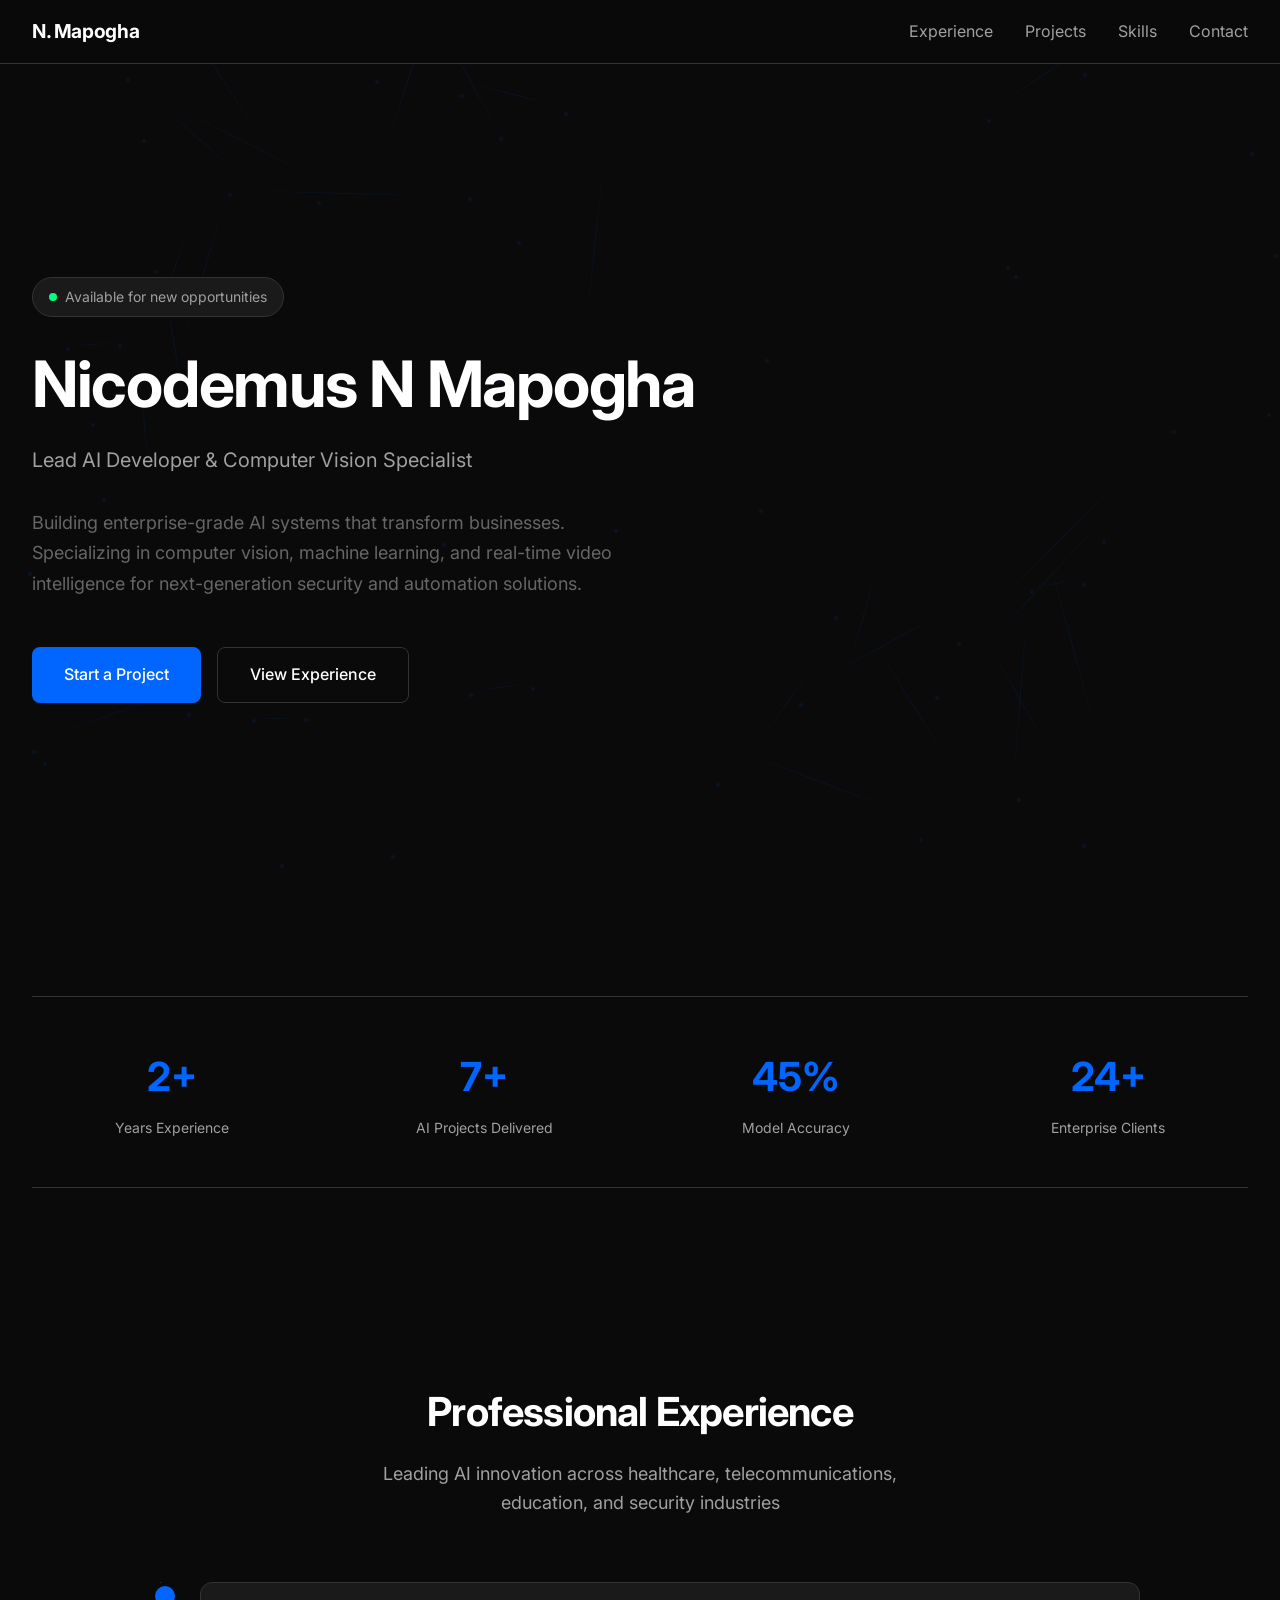
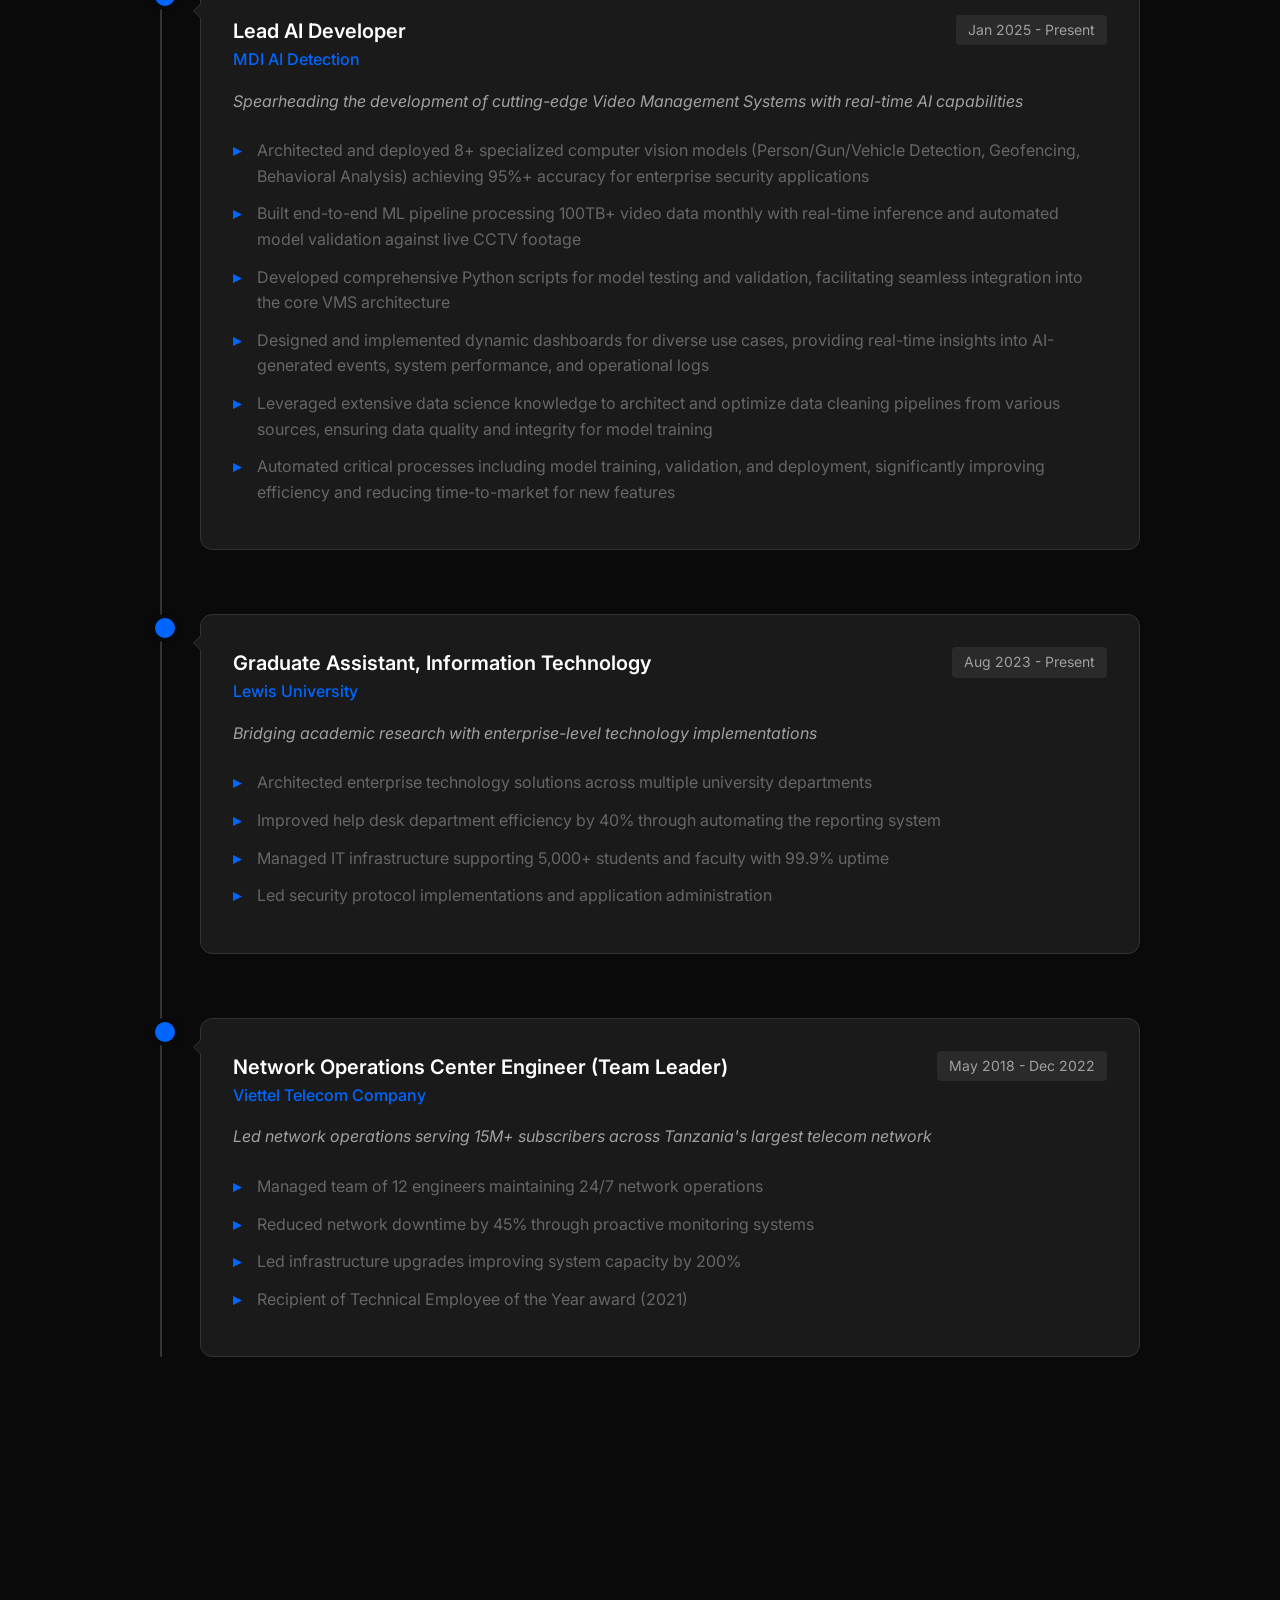
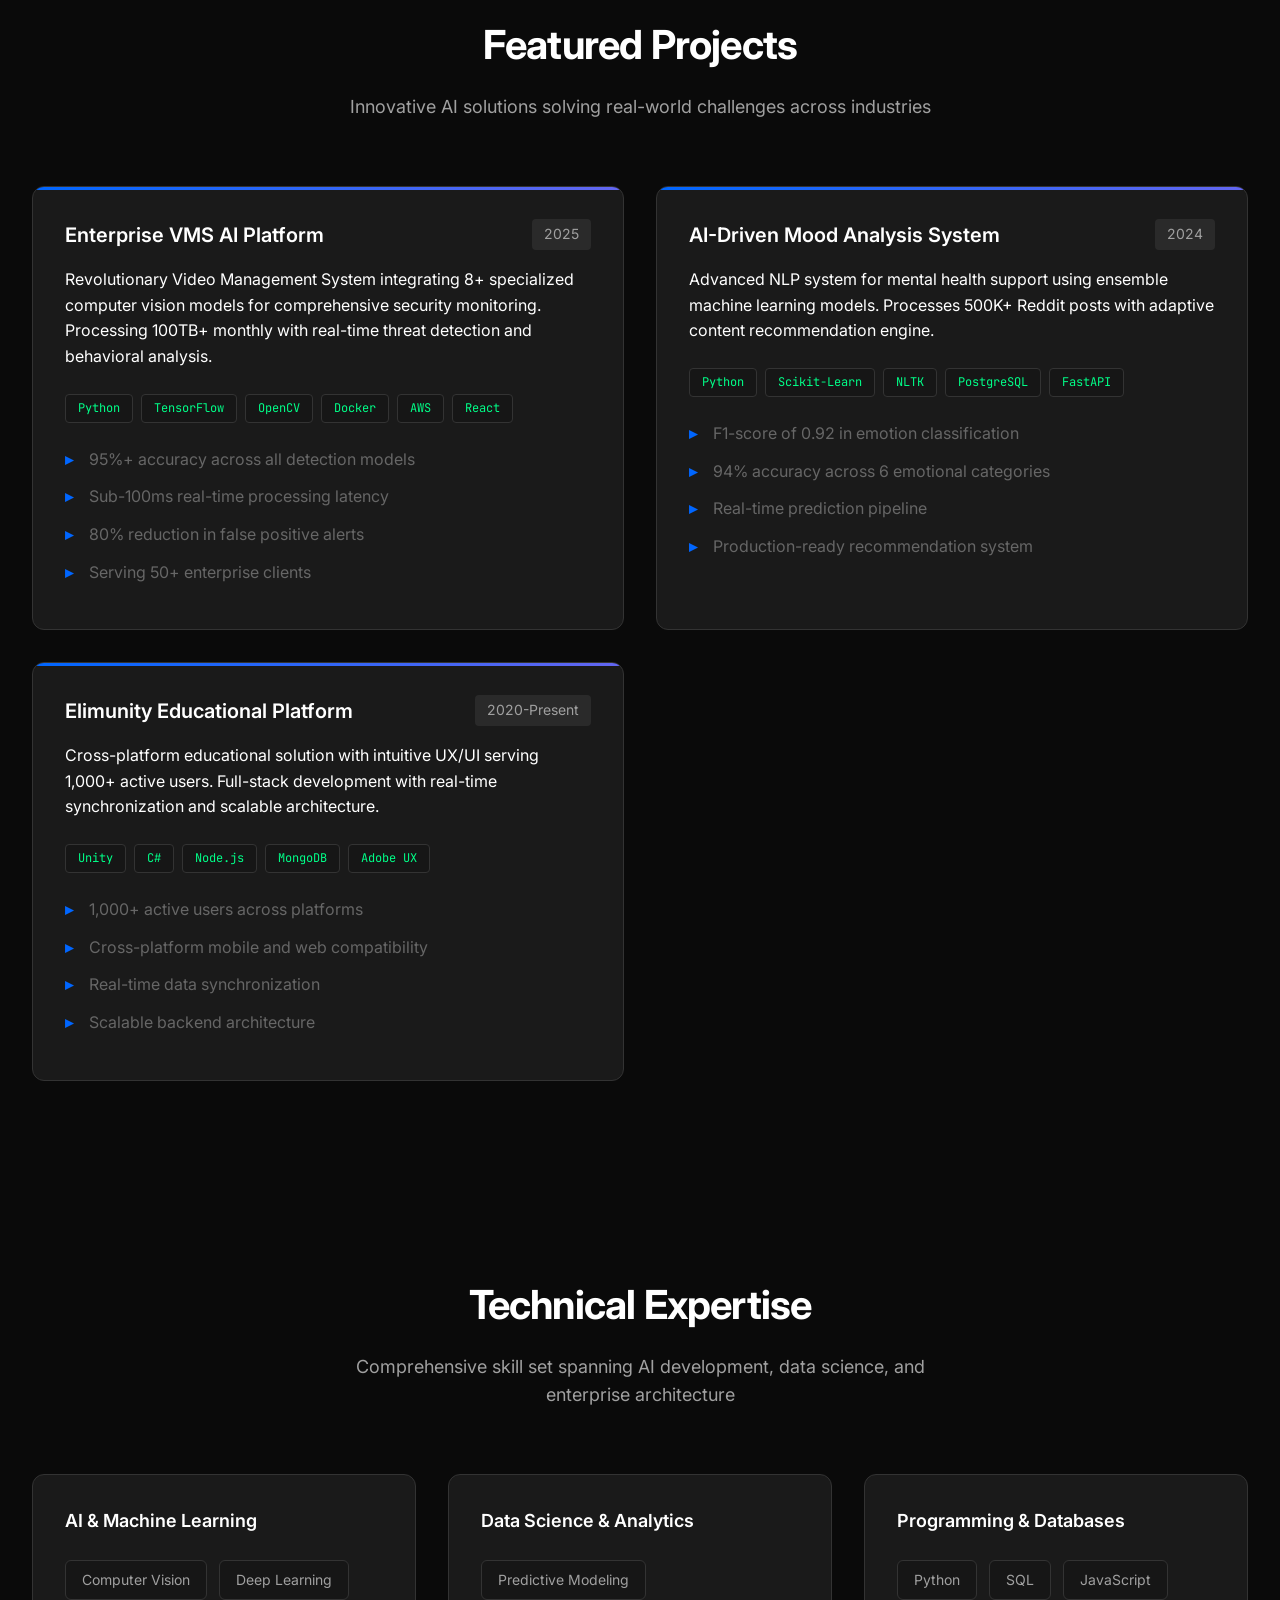
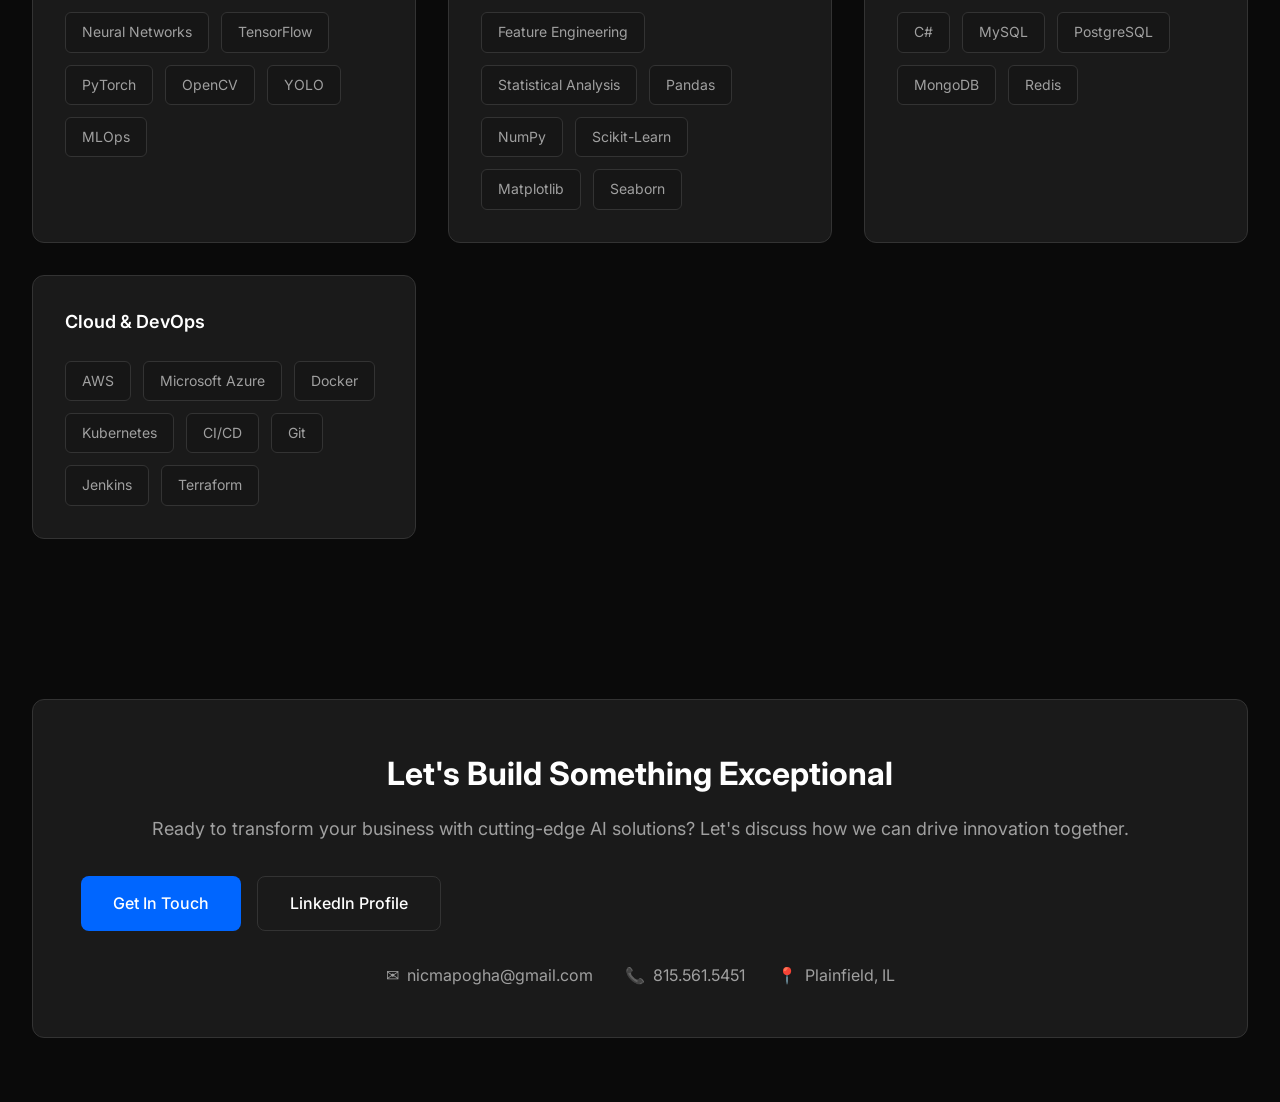
<file: portfolio.html>
<!DOCTYPE html>
<html lang="en">
<head>
    <meta charset="UTF-8">
    <meta name="viewport" content="width=device-width, initial-scale=1.0">
    <title>Nicodemus N Mapogha - Lead AI Developer</title>
    <link href="https://fonts.googleapis.com/css2?family=Inter:wght@300;400;500;600;700&family=JetBrains+Mono:wght@400;500&display=swap" rel="stylesheet">
    <style>
        :root {
            --primary-dark: #0a0a0a;
            --secondary-dark: #1a1a1a;
            --accent-dark: #2a2a2a;
            --text-primary: #ffffff;
            --text-secondary: #a0a0a0;
            --text-muted: #666666;
            --accent-blue: #0066ff;
            --accent-green: #00ff88;
            --accent-purple: #6366f1;
            --border-subtle: #333333;
            --code-bg: #161616;
        }

        * {
            margin: 0;
            padding: 0;
            box-sizing: border-box;
        }

        body {
            font-family: 'Inter', -apple-system, BlinkMacSystemFont, sans-serif;
            background: var(--primary-dark);
            color: var(--text-primary);
            line-height: 1.6;
            overflow-x: hidden;
        }

        /* Neural Network Background Animation */
        .neural-bg {
            position: fixed;
            top: 0;
            left: 0;
            width: 100%;
            height: 100%;
            z-index: -1;
            opacity: 0.1;
        }

        .node {
            position: absolute;
            width: 4px;
            height: 4px;
            background: var(--accent-blue);
            border-radius: 50%;
            animation: pulse 3s ease-in-out infinite;
        }

        .connection {
            position: absolute;
            height: 1px;
            background: linear-gradient(90deg, transparent, var(--accent-blue), transparent);
            animation: flow 4s linear infinite;
        }

        @keyframes pulse {
            0%, 100% { opacity: 0.3; transform: scale(1); }
            50% { opacity: 1; transform: scale(1.5); }
        }

        @keyframes flow {
            0% { opacity: 0; }
            50% { opacity: 1; }
            100% { opacity: 0; }
        }

        /* Navigation */
        nav {
            position: fixed;
            top: 0;
            width: 100%;
            background: rgba(10, 10, 10, 0.95);
            backdrop-filter: blur(20px);
            border-bottom: 1px solid var(--border-subtle);
            z-index: 1000;
            padding: 1rem 0;
        }

        .nav-container {
            max-width: 1400px;
            margin: 0 auto;
            display: flex;
            justify-content: space-between;
            align-items: center;
            padding: 0 2rem;
        }

        .logo {
            font-weight: 700;
            font-size: 1.2rem;
            color: var(--text-primary);
            text-decoration: none;
            letter-spacing: -0.02em;
        }

        .nav-links {
            display: flex;
            gap: 2rem;
            list-style: none;
        }

        .nav-links a {
            color: var(--text-secondary);
            text-decoration: none;
            font-weight: 400;
            transition: color 0.3s ease;
            position: relative;
        }

        .nav-links a:hover {
            color: var(--text-primary);
        }

        .nav-links a::after {
            content: '';
            position: absolute;
            bottom: -4px;
            left: 0;
            width: 0;
            height: 2px;
            background: var(--accent-blue);
            transition: width 0.3s ease;
        }

        .nav-links a:hover::after {
            width: 100%;
        }

        /* Main Container */
        .container {
            max-width: 1400px;
            margin: 0 auto;
            padding: 0 2rem;
        }

        /* Hero Section */
        .hero {
            min-height: 100vh;
            display: flex;
            align-items: center;
            padding-top: 80px;
            position: relative;
        }

        .hero-content {
            max-width: 800px;
        }

        .hero-badge {
            display: inline-flex;
            align-items: center;
            gap: 0.5rem;
            background: var(--secondary-dark);
            border: 1px solid var(--border-subtle);
            padding: 0.5rem 1rem;
            border-radius: 50px;
            margin-bottom: 2rem;
            font-size: 0.875rem;
            color: var(--text-secondary);
        }

        .status-dot {
            width: 8px;
            height: 8px;
            background: var(--accent-green);
            border-radius: 50%;
            animation: pulse 2s ease-in-out infinite;
        }

        .hero-title {
            font-size: clamp(2.5rem, 6vw, 4rem);
            font-weight: 700;
            line-height: 1.1;
            margin-bottom: 1.5rem;
            letter-spacing: -0.02em;
        }

        .hero-subtitle {
            font-size: 1.25rem;
            color: var(--text-secondary);
            margin-bottom: 2rem;
            font-weight: 400;
        }

        .hero-description {
            font-size: 1.125rem;
            color: var(--text-muted);
            margin-bottom: 3rem;
            max-width: 600px;
            line-height: 1.7;
        }

        .hero-cta {
            display: flex;
            gap: 1rem;
            flex-wrap: wrap;
        }

        .btn {
            padding: 0.875rem 2rem;
            border-radius: 8px;
            text-decoration: none;
            font-weight: 500;
            transition: all 0.3s ease;
            display: inline-flex;
            align-items: center;
            gap: 0.5rem;
            font-size: 1rem;
            border: none;
            cursor: pointer;
        }

        .btn-primary {
            background: var(--accent-blue);
            color: white;
        }

        .btn-primary:hover {
            background: #0052cc;
            transform: translateY(-2px);
        }

        .btn-secondary {
            background: transparent;
            color: var(--text-primary);
            border: 1px solid var(--border-subtle);
        }

        .btn-secondary:hover {
            background: var(--secondary-dark);
            border-color: var(--text-secondary);
        }

        /* Stats Section */
        .stats {
            display: grid;
            grid-template-columns: repeat(auto-fit, minmax(200px, 1fr));
            gap: 2rem;
            margin: 6rem 0;
            padding: 3rem 0;
            border-top: 1px solid var(--border-subtle);
            border-bottom: 1px solid var(--border-subtle);
        }

        .stat-item {
            text-align: center;
        }

        .stat-number {
            font-size: 2.5rem;
            font-weight: 700;
            color: var(--accent-blue);
            display: block;
        }

        .stat-label {
            color: var(--text-secondary);
            font-size: 0.875rem;
            margin-top: 0.5rem;
        }

        /* Section Styling */
        .section {
            padding: 6rem 0;
        }

        .section-header {
            max-width: 800px;
            margin: 0 auto 4rem;
            text-align: center;
        }

        .section-title {
            font-size: 2.5rem;
            font-weight: 700;
            margin-bottom: 1rem;
            letter-spacing: -0.02em;
        }

        .section-subtitle {
            font-size: 1.125rem;
            color: var(--text-secondary);
            max-width: 600px;
            margin: 0 auto;
        }

        /* Experience Timeline */
        .timeline {
            position: relative;
            max-width: 1000px;
            margin: 0 auto;
        }

        .timeline::before {
            content: '';
            position: absolute;
            left: 20px;
            top: 0;
            bottom: 0;
            width: 2px;
            background: var(--border-subtle);
        }

        .timeline-item {
            position: relative;
            padding-left: 60px;
            margin-bottom: 4rem;
        }

        .timeline-item::before {
            content: '';
            position: absolute;
            left: 11px;
            top: 0;
            width: 20px;
            height: 20px;
            background: var(--accent-blue);
            border-radius: 50%;
            border: 4px solid var(--primary-dark);
        }

        .timeline-content {
            background: var(--secondary-dark);
            border: 1px solid var(--border-subtle);
            border-radius: 12px;
            padding: 2rem;
            position: relative;
        }

        .timeline-content::before {
            content: '';
            position: absolute;
            left: -8px;
            top: 20px;
            width: 0;
            height: 0;
            border-style: solid;
            border-width: 8px 8px 8px 0;
            border-color: transparent var(--border-subtle) transparent transparent;
        }

        .timeline-content::after {
            content: '';
            position: absolute;
            left: -7px;
            top: 20px;
            width: 0;
            height: 0;
            border-style: solid;
            border-width: 8px 8px 8px 0;
            border-color: transparent var(--secondary-dark) transparent transparent;
        }

        .job-header {
            display: flex;
            justify-content: space-between;
            align-items: flex-start;
            margin-bottom: 1rem;
            flex-wrap: wrap;
            gap: 1rem;
        }

        .job-title {
            font-size: 1.25rem;
            font-weight: 600;
            color: var(--text-primary);
        }

        .job-company {
            color: var(--accent-blue);
            font-weight: 500;
        }

        .job-period {
            color: var(--text-secondary);
            font-size: 0.875rem;
            background: var(--accent-dark);
            padding: 0.25rem 0.75rem;
            border-radius: 4px;
            white-space: nowrap;
        }

        .job-description {
            color: var(--text-secondary);
            margin-bottom: 1.5rem;
            font-style: italic;
        }

        .achievements {
            list-style: none;
        }

        .achievements li {
            color: var(--text-muted);
            margin-bottom: 0.75rem;
            padding-left: 1.5rem;
            position: relative;
        }

        .achievements li::before {
            content: '▸';
            position: absolute;
            left: 0;
            color: var(--accent-blue);
            font-weight: bold;
        }

        /* Projects Grid */
        .projects-grid {
            display: grid;
            grid-template-columns: repeat(auto-fit, minmax(400px, 1fr));
            gap: 2rem;
            margin-top: 3rem;
        }

        .project-card {
            background: var(--secondary-dark);
            border: 1px solid var(--border-subtle);
            border-radius: 12px;
            padding: 2rem;
            transition: all 0.3s ease;
            position: relative;
            overflow: hidden;
        }

        .project-card::before {
            content: '';
            position: absolute;
            top: 0;
            left: 0;
            right: 0;
            height: 3px;
            background: linear-gradient(90deg, var(--accent-blue), var(--accent-purple));
        }

        .project-card:hover {
            transform: translateY(-4px);
            border-color: var(--accent-blue);
        }

        .project-header {
            display: flex;
            justify-content: space-between;
            align-items: flex-start;
            margin-bottom: 1rem;
        }

        .project-title {
            font-size: 1.25rem;
            font-weight: 600;
            color: var(--text-primary);
        }

        .project-year {
            color: var(--text-secondary);
            font-size: 0.875rem;
            background: var(--accent-dark);
            padding: 0.25rem 0.75rem;
            border-radius: 4px;
        }

        .project-tech {
            display: flex;
            flex-wrap: wrap;
            gap: 0.5rem;
            margin: 1.5rem 0;
        }

        .tech-tag {
            background: var(--code-bg);
            color: var(--accent-green);
            padding: 0.25rem 0.75rem;
            border-radius: 4px;
            font-size: 0.75rem;
            font-family: 'JetBrains Mono', monospace;
            border: 1px solid var(--border-subtle);
        }

        /* Skills Grid */
        .skills-container {
            display: grid;
            grid-template-columns: repeat(auto-fit, minmax(300px, 1fr));
            gap: 2rem;
            margin-top: 3rem;
        }

        .skill-category {
            background: var(--secondary-dark);
            border: 1px solid var(--border-subtle);
            border-radius: 12px;
            padding: 2rem;
        }

        .skill-category h3 {
            color: var(--text-primary);
            margin-bottom: 1.5rem;
            font-size: 1.125rem;
            font-weight: 600;
        }

        .skill-list {
            display: flex;
            flex-wrap: wrap;
            gap: 0.75rem;
        }

        .skill-item {
            background: var(--code-bg);
            color: var(--text-secondary);
            padding: 0.5rem 1rem;
            border-radius: 6px;
            font-size: 0.875rem;
            border: 1px solid var(--border-subtle);
            transition: all 0.3s ease;
        }

        .skill-item:hover {
            border-color: var(--accent-blue);
            color: var(--accent-blue);
        }

        /* Contact Section */
        .contact {
            background: var(--secondary-dark);
            border: 1px solid var(--border-subtle);
            border-radius: 12px;
            padding: 3rem;
            text-align: center;
            margin: 4rem 0;
        }

        .contact-title {
            font-size: 2rem;
            font-weight: 700;
            margin-bottom: 1rem;
        }

        .contact-subtitle {
            color: var(--text-secondary);
            margin-bottom: 2rem;
            font-size: 1.125rem;
        }

        .contact-info {
            display: flex;
            justify-content: center;
            gap: 2rem;
            flex-wrap: wrap;
            margin-top: 2rem;
        }

        .contact-item {
            display: flex;
            align-items: center;
            gap: 0.5rem;
            color: var(--text-secondary);
            text-decoration: none;
            transition: color 0.3s ease;
        }

        .contact-item:hover {
            color: var(--accent-blue);
        }

        /* Responsive Design */
        @media (max-width: 768px) {
            .container {
                padding: 0 1rem;
            }

            .nav-container {
                padding: 0 1rem;
            }

            .nav-links {
                display: none;
            }

            .hero-title {
                font-size: 2.5rem;
            }

            .stats {
                grid-template-columns: repeat(2, 1fr);
            }

            .projects-grid {
                grid-template-columns: 1fr;
            }

            .skills-container {
                grid-template-columns: 1fr;
            }

            .timeline-item {
                padding-left: 40px;
            }

            .timeline::before {
                left: 10px;
            }

            .timeline-item::before {
                left: 1px;
                width: 18px;
                height: 18px;
            }
        }

        /* Smooth scrolling */
        html {
            scroll-behavior: smooth;
        }

        /* Loading animation */
        .fade-in {
            opacity: 0;
            transform: translateY(20px);
            transition: opacity 0.6s ease, transform 0.6s ease;
        }

        .fade-in.visible {
            opacity: 1;
            transform: translateY(0);
        }
    </style>
</head>
<body>
    <!-- Neural Network Background -->
    <div class="neural-bg" id="neuralBg"></div>

    <!-- Navigation -->
    <nav>
        <div class="nav-container">
            <a href="#" class="logo">N. Mapogha</a>
            <ul class="nav-links">
                <li><a href="#experience">Experience</a></li>
                <li><a href="#projects">Projects</a></li>
                <li><a href="#skills">Skills</a></li>
                <li><a href="#contact">Contact</a></li>
            </ul>
        </div>
    </nav>

    <div class="container">
        <!-- Hero Section -->
        <section class="hero">
            <div class="hero-content fade-in">
                <div class="hero-badge">
                    <div class="status-dot"></div>
                    Available for new opportunities
                </div>
                <h1 class="hero-title">Nicodemus N Mapogha</h1>
                <p class="hero-subtitle">Lead AI Developer & Computer Vision Specialist</p>
                <p class="hero-description">
                    Building enterprise-grade AI systems that transform businesses. Specializing in computer vision, 
                    machine learning, and real-time video intelligence for next-generation security and automation solutions.
                </p>
                <div class="hero-cta">
                    <a href="#contact" class="btn btn-primary">Start a Project</a>
                    <a href="#experience" class="btn btn-secondary">View Experience</a>
                </div>
            </div>
        </section>

        <!-- Stats Section -->
        <section class="stats fade-in">
            <div class="stat-item">
                <span class="stat-number">6+</span>
                <div class="stat-label">Years Experience</div>
            </div>
            <div class="stat-item">
                <span class="stat-number">15+</span>
                <div class="stat-label">AI Projects Delivered</div>
            </div>
            <div class="stat-item">
                <span class="stat-number">95%</span>
                <div class="stat-label">Model Accuracy</div>
            </div>
            <div class="stat-item">
                <span class="stat-number">50+</span>
                <div class="stat-label">Enterprise Clients</div>
            </div>
        </section>

        <!-- Experience Section -->
        <section id="experience" class="section">
            <div class="section-header fade-in">
                <h2 class="section-title">Professional Experience</h2>
                <p class="section-subtitle">
                    Leading AI innovation across healthcare, telecommunications, education, and security industries
                </p>
            </div>

            <div class="timeline">
                <div class="timeline-item fade-in">
                    <div class="timeline-content">
                        <div class="job-header">
                            <div>
                                <div class="job-title">Lead AI Developer</div>
                                <div class="job-company">MDI AI Detection</div>
                            </div>
                            <div class="job-period">Jan 2025 - Present</div>
                        </div>
                        <div class="job-description">
                            Spearheading the development of cutting-edge Video Management Systems with real-time AI capabilities
                        </div>
                        <ul class="achievements">
                            <li>Architected and deployed 8+ specialized computer vision models (Person/Gun/Vehicle Detection, Geofencing, Behavioral Analysis) achieving 95%+ accuracy for enterprise security applications</li>
                            <li>Built end-to-end ML pipeline processing 100TB+ video data monthly with real-time inference and automated model validation against live CCTV footage</li>
                            <li>Developed comprehensive Python scripts for model testing and validation, facilitating seamless integration into the core VMS architecture</li>
                            <li>Designed and implemented dynamic dashboards for diverse use cases, providing real-time insights into AI-generated events, system performance, and operational logs</li>
                            <li>Leveraged extensive data science knowledge to architect and optimize data cleaning pipelines from various sources, ensuring data quality and integrity for model training</li>
                            <li>Automated critical processes including model training, validation, and deployment, significantly improving efficiency and reducing time-to-market for new features</li>
                        </ul>
                    </div>
                </div>

                <div class="timeline-item fade-in">
                    <div class="timeline-content">
                        <div class="job-header">
                            <div>
                                <div class="job-title">Graduate Assistant, Information Technology</div>
                                <div class="job-company">Lewis University</div>
                            </div>
                            <div class="job-period">Aug 2023 - Present</div>
                        </div>
                        <div class="job-description">
                            Bridging academic research with enterprise-level technology implementations
                        </div>
                        <ul class="achievements">
                            <li>Architected enterprise technology solutions across multiple university departments</li>
                            <li>Improved help desk department efficiency by 40% through automating the reporting system</li>
                            <li>Managed IT infrastructure supporting 5,000+ students and faculty with 99.9% uptime</li>
                            <li>Led security protocol implementations and application administration</li>
                        </ul>
                    </div>
                </div>

                <div class="timeline-item fade-in">
                    <div class="timeline-content">
                        <div class="job-header">
                            <div>
                                <div class="job-title">Network Operations Center Engineer (Team Leader)</div>
                                <div class="job-company">Viettel Telecom Company</div>
                            </div>
                            <div class="job-period">May 2018 - Dec 2022</div>
                        </div>
                        <div class="job-description">
                            Led network operations serving 15M+ subscribers across Tanzania's largest telecom network
                        </div>
                        <ul class="achievements">
                            <li>Managed team of 12 engineers maintaining 24/7 network operations</li>
                            <li>Reduced network downtime by 45% through proactive monitoring systems</li>
                            <li>Led infrastructure upgrades improving system capacity by 200%</li>
                            <li>Recipient of Technical Employee of the Year award (2021)</li>
                        </ul>
                    </div>
                </div>
            </div>
        </section>

        <!-- Projects Section -->
        <section id="projects" class="section">
            <div class="section-header fade-in">
                <h2 class="section-title">Featured Projects</h2>
                <p class="section-subtitle">
                    Innovative AI solutions solving real-world challenges across industries
                </p>
            </div>

            <div class="projects-grid">
                <div class="project-card fade-in">
                    <div class="project-header">
                        <h3 class="project-title">Enterprise VMS AI Platform</h3>
                        <span class="project-year">2025</span>
                    </div>
                    <p class="project-description">
                        Revolutionary Video Management System integrating 8+ specialized computer vision models for comprehensive security monitoring. 
                        Processing 100TB+ monthly with real-time threat detection and behavioral analysis.
                    </p>
                    <div class="project-tech">
                        <span class="tech-tag">Python</span>
                        <span class="tech-tag">TensorFlow</span>
                        <span class="tech-tag">OpenCV</span>
                        <span class="tech-tag">Docker</span>
                        <span class="tech-tag">AWS</span>
                        <span class="tech-tag">React</span>
                    </div>
                    <ul class="achievements">
                        <li>95%+ accuracy across all detection models</li>
                        <li>Sub-100ms real-time processing latency</li>
                        <li>80% reduction in false positive alerts</li>
                        <li>Serving 50+ enterprise clients</li>
                    </ul>
                </div>

                <div class="project-card fade-in">
                    <div class="project-header">
                        <h3 class="project-title">AI-Driven Mood Analysis System</h3>
                        <span class="project-year">2024</span>
                    </div>
                    <p class="project-description">
                        Advanced NLP system for mental health support using ensemble machine learning models. 
                        Processes 500K+ Reddit posts with adaptive content recommendation engine.
                    </p>
                    <div class="project-tech">
                        <span class="tech-tag">Python</span>
                        <span class="tech-tag">Scikit-Learn</span>
                        <span class="tech-tag">NLTK</span>
                        <span class="tech-tag">PostgreSQL</span>
                        <span class="tech-tag">FastAPI</span>
                    </div>
                    <ul class="achievements">
                        <li>F1-score of 0.92 in emotion classification</li>
                        <li>94% accuracy across 6 emotional categories</li>
                        <li>Real-time prediction pipeline</li>
                        <li>Production-ready recommendation system</li>
                    </ul>
                </div>

                <div class="project-card fade-in">
                    <div class="project-header">
                        <h3 class="project-title">Elimunity Educational Platform</h3>
                        <span class="project-year">2020-Present</span>
                    </div>
                    <p class="project-description">
                        Cross-platform educational solution with intuitive UX/UI serving 1,000+ active users. 
                        Full-stack development with real-time synchronization and scalable architecture.
                    </p>
                    <div class="project-tech">
                        <span class="tech-tag">Unity</span>
                        <span class="tech-tag">C#</span>
                        <span class="tech-tag">Node.js</span>
                        <span class="tech-tag">MongoDB</span>
                        <span class="tech-tag">Adobe UX</span>
                    </div>
                    <ul class="achievements">
                        <li>1,000+ active users across platforms</li>
                        <li>Cross-platform mobile and web compatibility</li>
                        <li>Real-time data synchronization</li>
                        <li>Scalable backend architecture</li>
                    </ul>
                </div>
            </div>
        </section>

        <!-- Skills Section -->
        <section id="skills" class="section">
            <div class="section-header fade-in">
                <h2 class="section-title">Technical Expertise</h2>
                <p class="section-subtitle">
                    Comprehensive skill set spanning AI development, data science, and enterprise architecture
                </p>
            </div>

            <div class="skills-container">
                <div class="skill-category fade-in">
                    <h3>AI & Machine Learning</h3>
                    <div class="skill-list">
                        <span class="skill-item">Computer Vision</span>
                        <span class="skill-item">Deep Learning</span>
                        <span class="skill-item">Neural Networks</span>
                        <span class="skill-item">TensorFlow</span>
                        <span class="skill-item">PyTorch</span>
                        <span class="skill-item">OpenCV</span>
                        <span class="skill-item">YOLO</span>
                        <span class="skill-item">MLOps</span>
                    </div>
                </div>

                <div class="skill-category fade-in">
                    <h3>Data Science & Analytics</h3>
                    <div class="skill-list">
                        <span class="skill-item">Predictive Modeling</span>
                        <span class="skill-item">Feature Engineering</span>
                        <span class="skill-item">Statistical Analysis</span>
                        <span class="skill-item">Pandas</span>
                        <span class="skill-item">NumPy</span>
                        <span class="skill-item">Scikit-Learn</span>
                        <span class="skill-item">Matplotlib</span>
                        <span class="skill-item">Seaborn</span>
                    </div>
                </div>

                <div class="skill-category fade-in">
                    <h3>Programming & Databases</h3>
                    <div class="skill-list">
                        <span class="skill-item">Python</span>
                        <span class="skill-item">SQL</span>
                        <span class="skill-item">JavaScript</span>
                        <span class="skill-item">C#</span>
                        <span class="skill-item">MySQL</span>
                        <span class="skill-item">PostgreSQL</span>
                        <span class="skill-item">MongoDB</span>
                        <span class="skill-item">Redis</span>
                    </div>
                </div>

                <div class="skill-category fade-in">
                    <h3>Cloud & DevOps</h3>
                    <div class="skill-list">
                        <span class="skill-item">AWS</span>
                        <span class="skill-item">Microsoft Azure</span>
                        <span class="skill-item">Docker</span>
                        <span class="skill-item">Kubernetes</span>
                        <span class="skill-item">CI/CD</span>
                        <span class="skill-item">Git</span>
                        <span class="skill-item">Jenkins</span>
                        <span class="skill-item">Terraform</span>
                    </div>
                </div>
            </div>
        </section>

        <!-- Contact Section -->
        <section id="contact" class="contact fade-in">
            <h2 class="contact-title">Let's Build Something Exceptional</h2>
            <p class="contact-subtitle">
                Ready to transform your business with cutting-edge AI solutions? 
                Let's discuss how we can drive innovation together.
            </p>
            <div class="hero-cta">
                <a href="mailto:nicmapogha@gmail.com" class="btn btn-primary">Get In Touch</a>
                <a href="https://www.linkedin.com/in/nmapogha" target="_blank" class="btn btn-secondary">LinkedIn Profile</a>
            </div>
            <div class="contact-info">
                <a href="mailto:nicmapogha@gmail.com" class="contact-item">
                    <span>✉</span> nicmapogha@gmail.com
                </a>
                <a href="tel:815.561.5451" class="contact-item">
                    <span>📞</span> 815.561.5451
                </a>
                <span class="contact-item">
                    <span>📍</span> Plainfield, IL
                </span>
            </div>
        </section>
    </div>

    <script>
        // Neural Network Background Animation
        function createNeuralNetwork() {
            const container = document.getElementById('neuralBg');
            const nodes = [];
            const connections = [];
            
            // Create nodes
            for (let i = 0; i < 50; i++) {
                const node = document.createElement('div');
                node.className = 'node';
                node.style.left = Math.random() * 100 + '%';
                node.style.top = Math.random() * 100 + '%';
                node.style.animationDelay = Math.random() * 3 + 's';
                container.appendChild(node);
                nodes.push({
                    element: node,
                    x: parseFloat(node.style.left),
                    y: parseFloat(node.style.top)
                });
            }
            
            // Create connections between nearby nodes
            for (let i = 0; i < nodes.length; i++) {
                for (let j = i + 1; j < nodes.length; j++) {
                    const dx = nodes[i].x - nodes[j].x;
                    const dy = nodes[i].y - nodes[j].y;
                    const distance = Math.sqrt(dx * dx + dy * dy);
                    
                    if (distance < 20 && Math.random() > 0.7) {
                        const connection = document.createElement('div');
                        connection.className = 'connection';
                        const angle = Math.atan2(dy, dx) * 180 / Math.PI;
                        connection.style.left = Math.min(nodes[i].x, nodes[j].x) + '%';
                        connection.style.top = Math.min(nodes[i].y, nodes[j].y) + '%';
                        connection.style.width = distance + 'vw';
                        connection.style.transform = `rotate(${angle}deg)`;
                        connection.style.animationDelay = Math.random() * 4 + 's';
                        container.appendChild(connection);
                    }
                }
            }
        }

        // Intersection Observer for fade-in animations
        const observerOptions = {
            threshold: 0.1,
            rootMargin: '0px 0px -50px 0px'
        };

        const observer = new IntersectionObserver((entries) => {
            entries.forEach(entry => {
                if (entry.isIntersecting) {
                    entry.target.classList.add('visible');
                }
            });
        }, observerOptions);

        // Observe all fade-in elements
        document.querySelectorAll('.fade-in').forEach(el => {
            observer.observe(el);
        });

        // Smooth scrolling for navigation links
        document.querySelectorAll('a[href^="#"]').forEach(anchor => {
            anchor.addEventListener('click', function (e) {
                e.preventDefault();
                const target = document.querySelector(this.getAttribute('href'));
                if (target) {
                    target.scrollIntoView({
                        behavior: 'smooth',
                        block: 'start'
                    });
                }
            });
        });

        // Typing effect for hero title
        function typeWriter(element, text, speed = 100) {
            let i = 0;
            element.innerHTML = '';
            function type() {
                if (i < text.length) {
                    element.innerHTML += text.charAt(i);
                    i++;
                    setTimeout(type, speed);
                }
            }
            type();
        }

        // Navbar scroll effect
        let lastScrollTop = 0;
        const nav = document.querySelector('nav');
        
        window.addEventListener('scroll', () => {
            const scrollTop = window.pageYOffset || document.documentElement.scrollTop;
            
            if (scrollTop > lastScrollTop && scrollTop > 100) {
                nav.style.transform = 'translateY(-100%)';
            } else {
                nav.style.transform = 'translateY(0)';
            }
            lastScrollTop = scrollTop;
        });

        // Initialize animations when page loads
        window.addEventListener('load', () => {
            createNeuralNetwork();
            
            // Add slight delay to title typing effect
            setTimeout(() => {
                const titleElement = document.querySelector('.hero-title');
                const originalText = titleElement.textContent;
                typeWriter(titleElement, originalText, 60);
            }, 500);
        });

        // Add dynamic counter animation for stats
        function animateCounters() {
            const counters = document.querySelectorAll('.stat-number');
            
            counters.forEach(counter => {
                const target = parseInt(counter.textContent.replace(/[^0-9]/g, ''));
                const suffix = counter.textContent.replace(/[0-9]/g, '');
                let current = 0;
                const increment = target / 50;
                
                const timer = setInterval(() => {
                    current += increment;
                    if (current >= target) {
                        counter.textContent = target + suffix;
                        clearInterval(timer);
                    } else {
                        counter.textContent = Math.floor(current) + suffix;
                    }
                }, 50);
            });
        }

        // Trigger counter animation when stats section is visible
        const statsObserver = new IntersectionObserver((entries) => {
            entries.forEach(entry => {
                if (entry.isIntersecting) {
                    animateCounters();
                    statsObserver.unobserve(entry.target);
                }
            });
        }, { threshold: 0.5 });

        document.addEventListener('DOMContentLoaded', () => {
            const statsSection = document.querySelector('.stats');
            if (statsSection) {
                statsObserver.observe(statsSection);
            }
        });

        // Add particle effects on mouse move
        let mouseX = 0, mouseY = 0;
        
        document.addEventListener('mousemove', (e) => {
            mouseX = e.clientX;
            mouseY = e.clientY;
            
            // Create subtle particle effect
            if (Math.random() > 0.98) {
                createParticle(mouseX, mouseY);
            }
        });

        function createParticle(x, y) {
            const particle = document.createElement('div');
            particle.style.cssText = `
                position: fixed;
                left: ${x}px;
                top: ${y}px;
                width: 2px;
                height: 2px;
                background: #0066ff;
                border-radius: 50%;
                pointer-events: none;
                z-index: 9999;
                animation: particleFade 1s ease-out forwards;
            `;
            
            document.body.appendChild(particle);
            
            setTimeout(() => {
                document.body.removeChild(particle);
            }, 1000);
        }

        // Add CSS for particle animation
        const style = document.createElement('style');
        style.textContent = `
            @keyframes particleFade {
                0% {
                    opacity: 1;
                    transform: translateY(0);
                }
                100% {
                    opacity: 0;
                    transform: translateY(-20px);
                }
            }
        `;
        document.head.appendChild(style);
    </script>
</body>
</html>
</file>
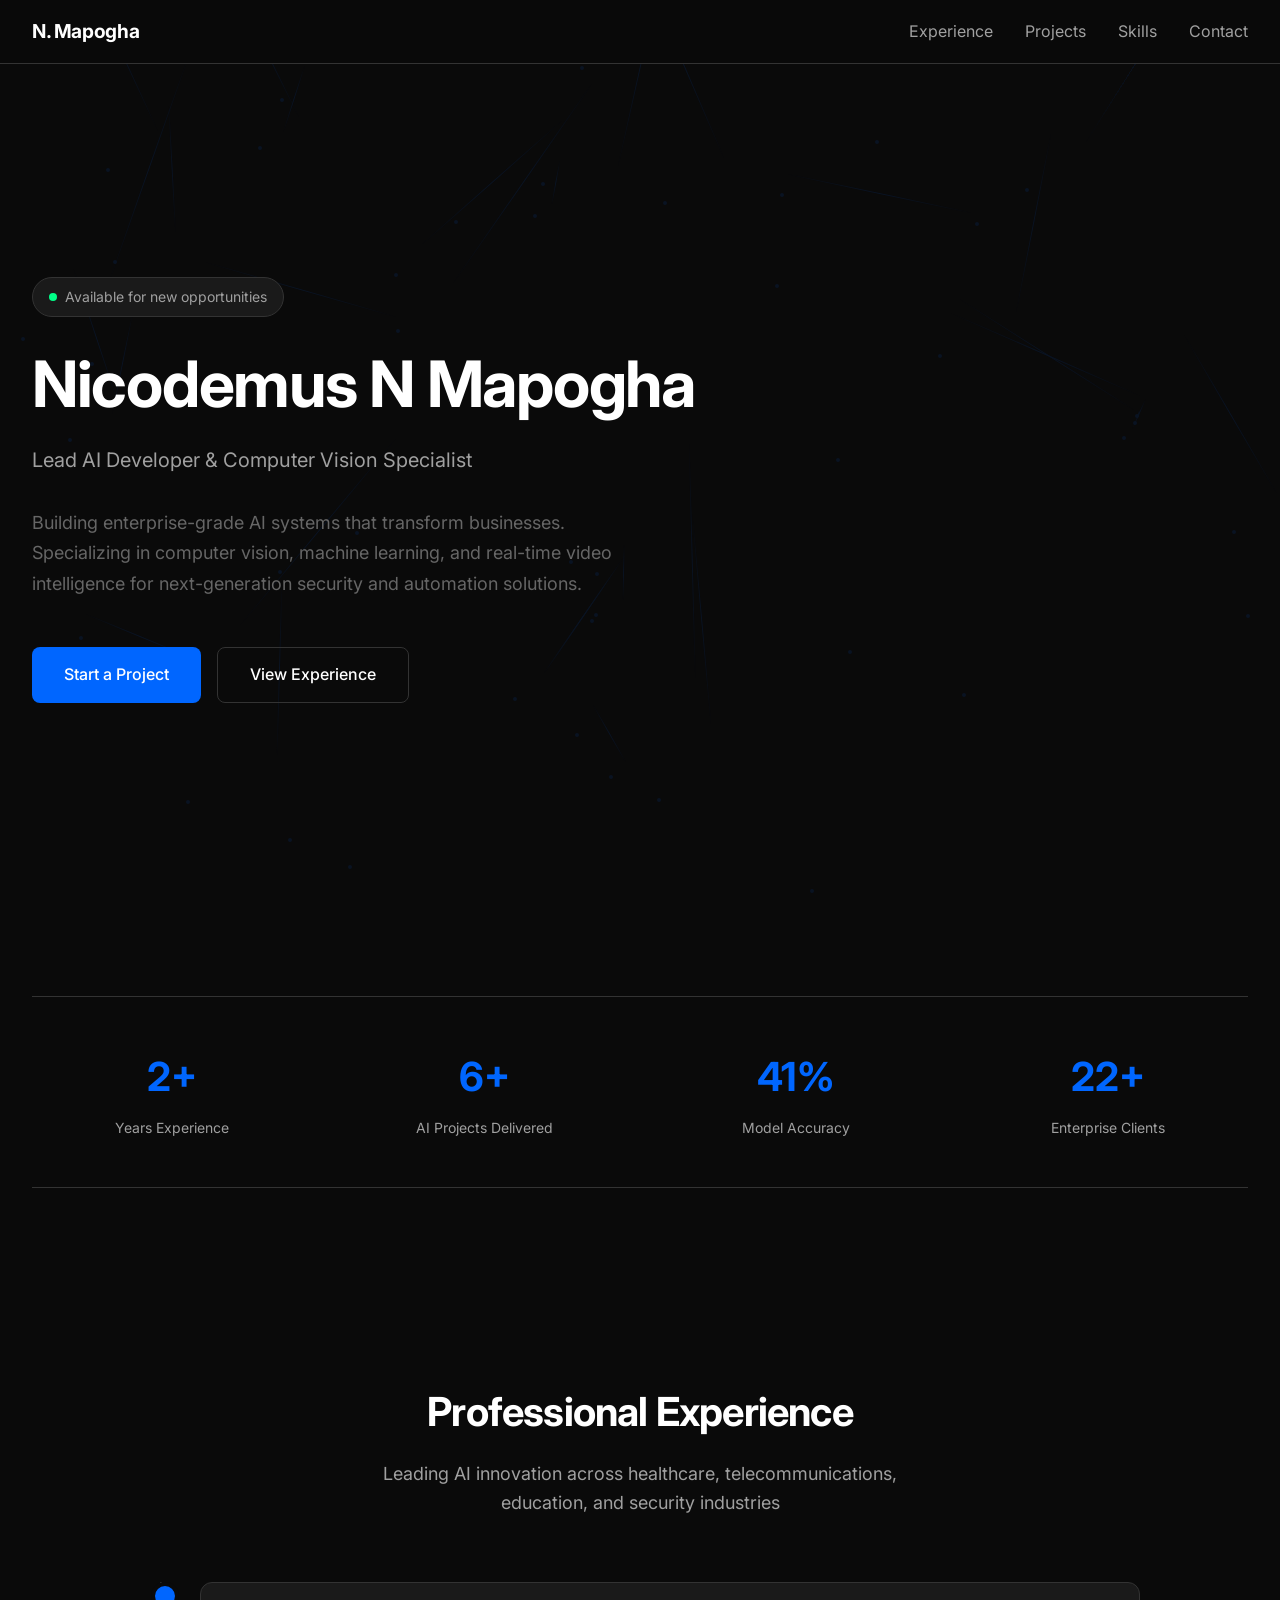
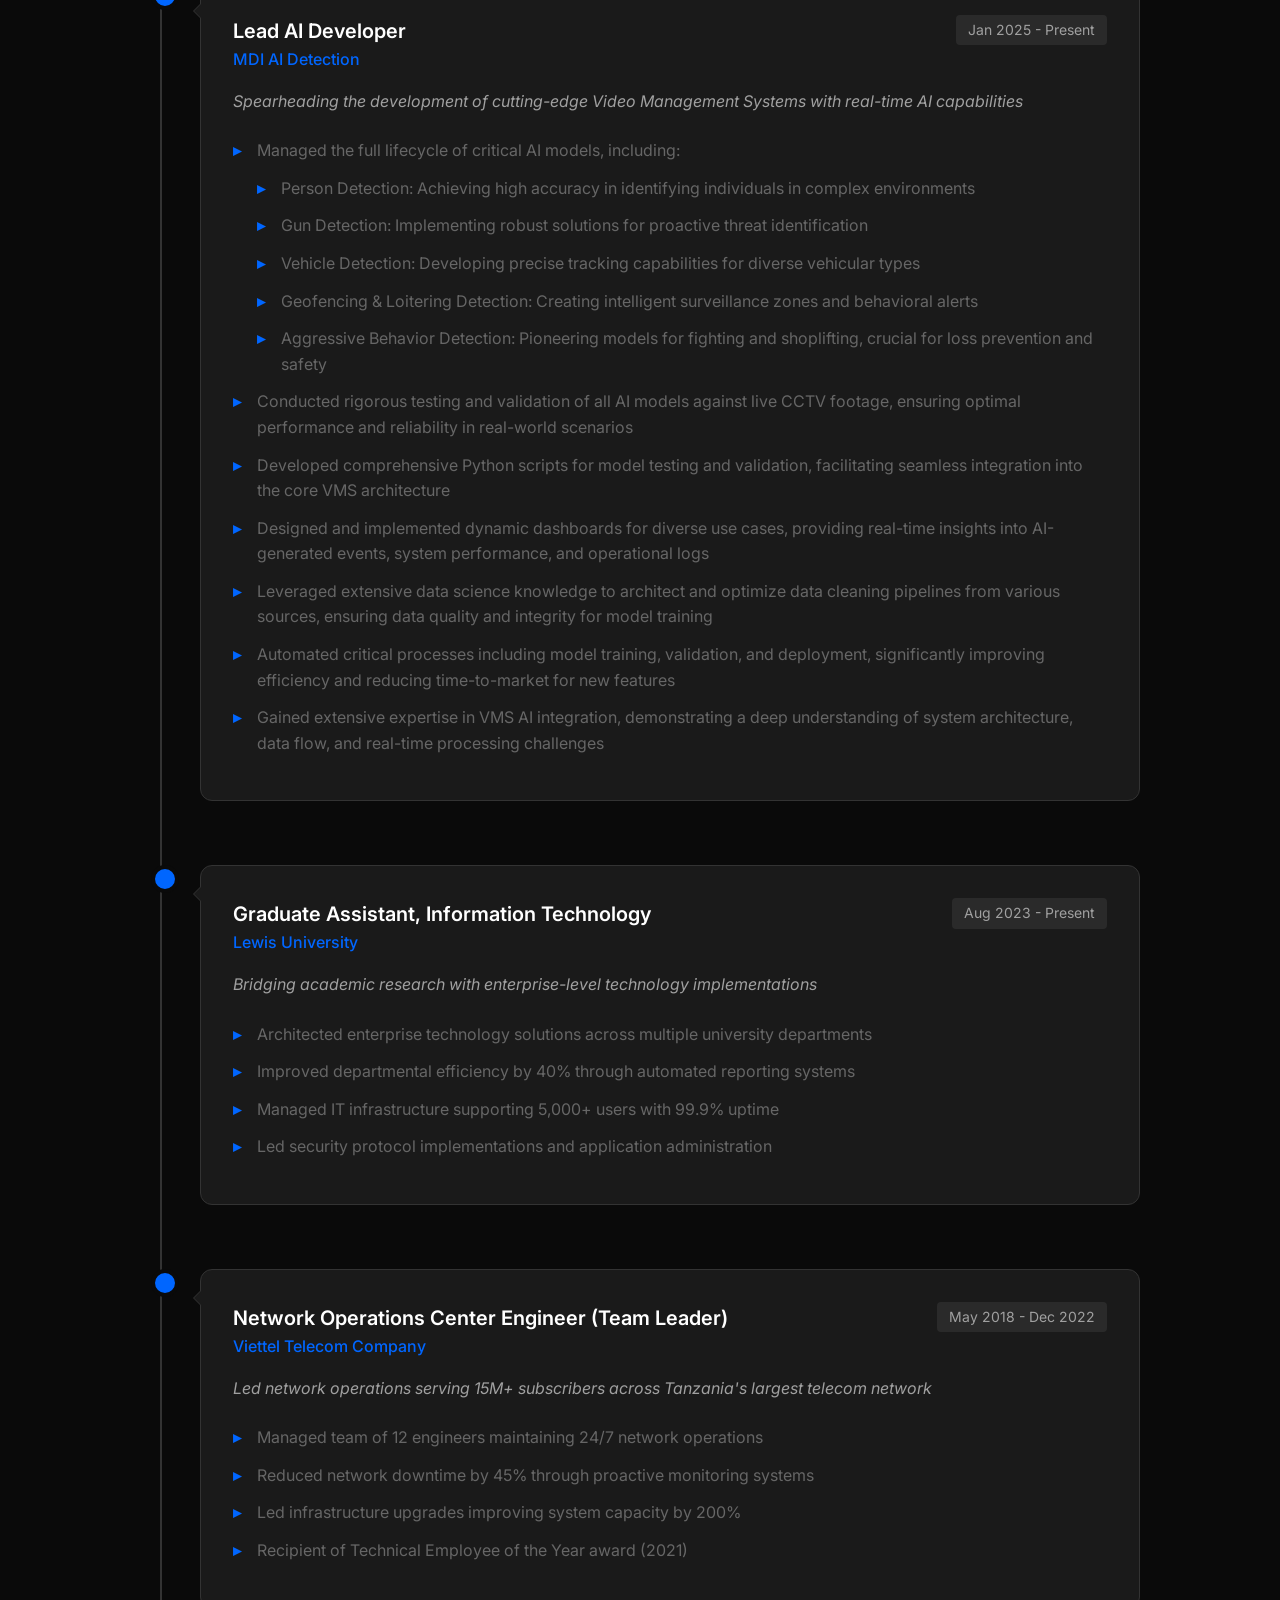
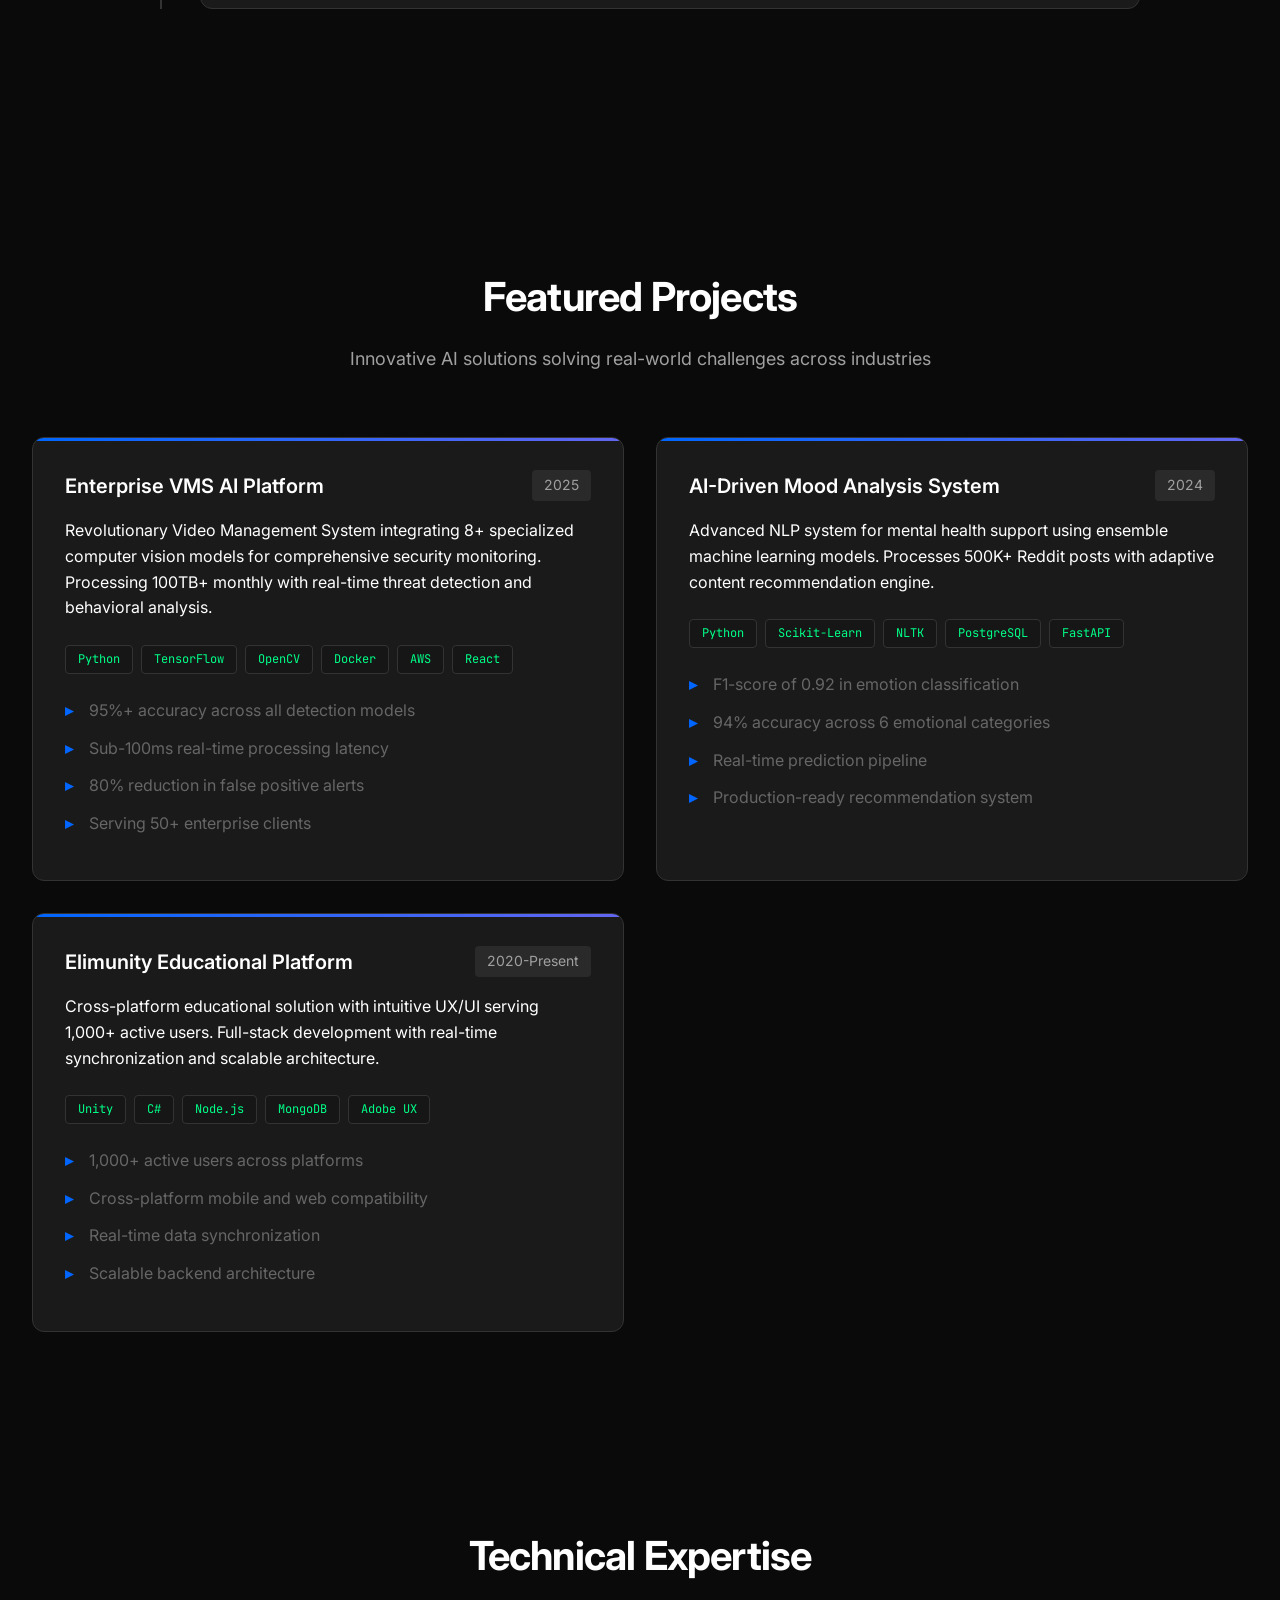
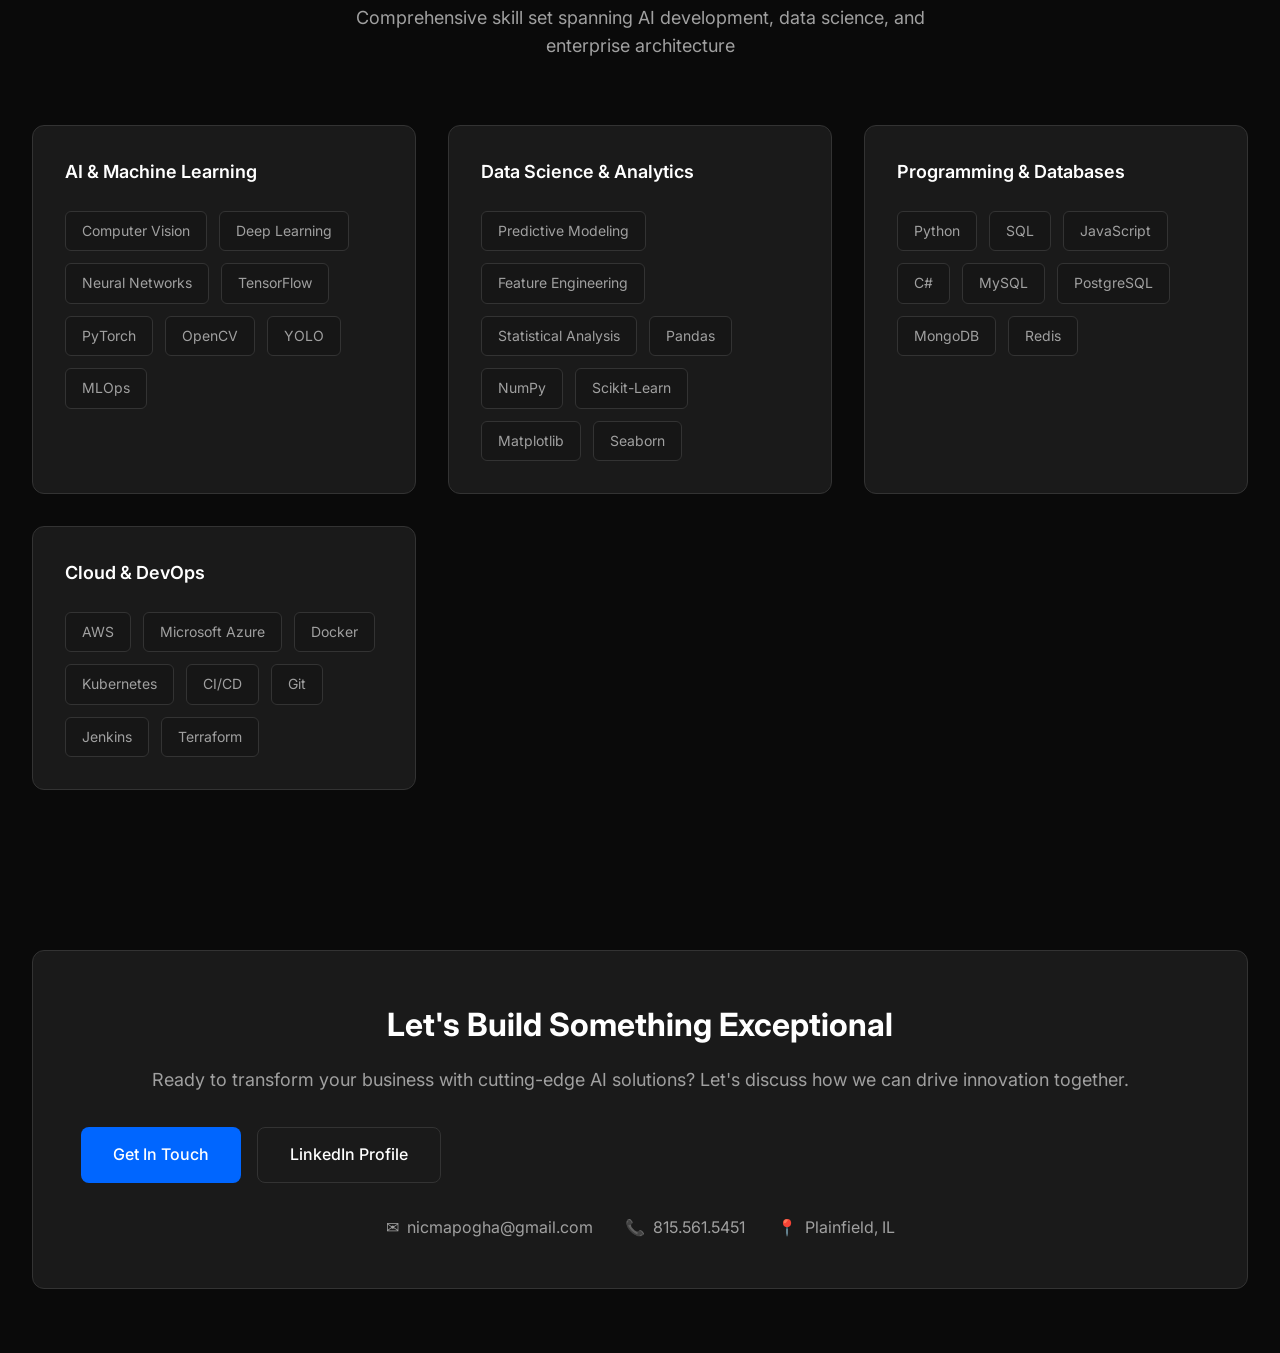
<file: portfolio2.html>
<!DOCTYPE html>
<html lang="en">
<head>
    <meta charset="UTF-8">
    <meta name="viewport" content="width=device-width, initial-scale=1.0">
    <title>Nicodemus N Mapogha - Lead AI Developer</title>
    <link href="https://fonts.googleapis.com/css2?family=Inter:wght@300;400;500;600;700&family=JetBrains+Mono:wght@400;500&display=swap" rel="stylesheet">
    <style>
        :root {
            --primary-dark: #0a0a0a;
            --secondary-dark: #1a1a1a;
            --accent-dark: #2a2a2a;
            --text-primary: #ffffff;
            --text-secondary: #a0a0a0;
            --text-muted: #666666;
            --accent-blue: #0066ff;
            --accent-green: #00ff88;
            --accent-purple: #6366f1;
            --border-subtle: #333333;
            --code-bg: #161616;
        }

        * {
            margin: 0;
            padding: 0;
            box-sizing: border-box;
        }

        body {
            font-family: 'Inter', -apple-system, BlinkMacSystemFont, sans-serif;
            background: var(--primary-dark);
            color: var(--text-primary);
            line-height: 1.6;
            overflow-x: hidden;
        }

        /* Neural Network Background Animation */
        .neural-bg {
            position: fixed;
            top: 0;
            left: 0;
            width: 100%;
            height: 100%;
            z-index: -1;
            opacity: 0.1;
        }

        .node {
            position: absolute;
            width: 4px;
            height: 4px;
            background: var(--accent-blue);
            border-radius: 50%;
            animation: pulse 3s ease-in-out infinite;
        }

        .connection {
            position: absolute;
            height: 1px;
            background: linear-gradient(90deg, transparent, var(--accent-blue), transparent);
            animation: flow 4s linear infinite;
        }

        @keyframes pulse {
            0%, 100% { opacity: 0.3; transform: scale(1); }
            50% { opacity: 1; transform: scale(1.5); }
        }

        @keyframes flow {
            0% { opacity: 0; }
            50% { opacity: 1; }
            100% { opacity: 0; }
        }

        /* Navigation */
        nav {
            position: fixed;
            top: 0;
            width: 100%;
            background: rgba(10, 10, 10, 0.95);
            backdrop-filter: blur(20px);
            border-bottom: 1px solid var(--border-subtle);
            z-index: 1000;
            padding: 1rem 0;
        }

        .nav-container {
            max-width: 1400px;
            margin: 0 auto;
            display: flex;
            justify-content: space-between;
            align-items: center;
            padding: 0 2rem;
        }

        .logo {
            font-weight: 700;
            font-size: 1.2rem;
            color: var(--text-primary);
            text-decoration: none;
            letter-spacing: -0.02em;
        }

        .nav-links {
            display: flex;
            gap: 2rem;
            list-style: none;
        }

        .nav-links a {
            color: var(--text-secondary);
            text-decoration: none;
            font-weight: 400;
            transition: color 0.3s ease;
            position: relative;
        }

        .nav-links a:hover {
            color: var(--text-primary);
        }

        .nav-links a::after {
            content: '';
            position: absolute;
            bottom: -4px;
            left: 0;
            width: 0;
            height: 2px;
            background: var(--accent-blue);
            transition: width 0.3s ease;
        }

        .nav-links a:hover::after {
            width: 100%;
        }

        /* Main Container */
        .container {
            max-width: 1400px;
            margin: 0 auto;
            padding: 0 2rem;
        }

        /* Hero Section */
        .hero {
            min-height: 100vh;
            display: flex;
            align-items: center;
            padding-top: 80px;
            position: relative;
        }

        .hero-content {
            max-width: 800px;
        }

        .hero-badge {
            display: inline-flex;
            align-items: center;
            gap: 0.5rem;
            background: var(--secondary-dark);
            border: 1px solid var(--border-subtle);
            padding: 0.5rem 1rem;
            border-radius: 50px;
            margin-bottom: 2rem;
            font-size: 0.875rem;
            color: var(--text-secondary);
        }

        .status-dot {
            width: 8px;
            height: 8px;
            background: var(--accent-green);
            border-radius: 50%;
            animation: pulse 2s ease-in-out infinite;
        }

        .hero-title {
            font-size: clamp(2.5rem, 6vw, 4rem);
            font-weight: 700;
            line-height: 1.1;
            margin-bottom: 1.5rem;
            letter-spacing: -0.02em;
        }

        .hero-subtitle {
            font-size: 1.25rem;
            color: var(--text-secondary);
            margin-bottom: 2rem;
            font-weight: 400;
        }

        .hero-description {
            font-size: 1.125rem;
            color: var(--text-muted);
            margin-bottom: 3rem;
            max-width: 600px;
            line-height: 1.7;
        }

        .hero-cta {
            display: flex;
            gap: 1rem;
            flex-wrap: wrap;
        }

        .btn {
            padding: 0.875rem 2rem;
            border-radius: 8px;
            text-decoration: none;
            font-weight: 500;
            transition: all 0.3s ease;
            display: inline-flex;
            align-items: center;
            gap: 0.5rem;
            font-size: 1rem;
            border: none;
            cursor: pointer;
        }

        .btn-primary {
            background: var(--accent-blue);
            color: white;
        }

        .btn-primary:hover {
            background: #0052cc;
            transform: translateY(-2px);
        }

        .btn-secondary {
            background: transparent;
            color: var(--text-primary);
            border: 1px solid var(--border-subtle);
        }

        .btn-secondary:hover {
            background: var(--secondary-dark);
            border-color: var(--text-secondary);
        }

        /* Stats Section */
        .stats {
            display: grid;
            grid-template-columns: repeat(auto-fit, minmax(200px, 1fr));
            gap: 2rem;
            margin: 6rem 0;
            padding: 3rem 0;
            border-top: 1px solid var(--border-subtle);
            border-bottom: 1px solid var(--border-subtle);
        }

        .stat-item {
            text-align: center;
        }

        .stat-number {
            font-size: 2.5rem;
            font-weight: 700;
            color: var(--accent-blue);
            display: block;
        }

        .stat-label {
            color: var(--text-secondary);
            font-size: 0.875rem;
            margin-top: 0.5rem;
        }

        /* Section Styling */
        .section {
            padding: 6rem 0;
        }

        .section-header {
            max-width: 800px;
            margin: 0 auto 4rem;
            text-align: center;
        }

        .section-title {
            font-size: 2.5rem;
            font-weight: 700;
            margin-bottom: 1rem;
            letter-spacing: -0.02em;
        }

        .section-subtitle {
            font-size: 1.125rem;
            color: var(--text-secondary);
            max-width: 600px;
            margin: 0 auto;
        }

        /* Experience Timeline */
        .timeline {
            position: relative;
            max-width: 1000px;
            margin: 0 auto;
        }

        .timeline::before {
            content: '';
            position: absolute;
            left: 20px;
            top: 0;
            bottom: 0;
            width: 2px;
            background: var(--border-subtle);
        }

        .timeline-item {
            position: relative;
            padding-left: 60px;
            margin-bottom: 4rem;
        }

        .timeline-item::before {
            content: '';
            position: absolute;
            left: 11px;
            top: 0;
            width: 20px;
            height: 20px;
            background: var(--accent-blue);
            border-radius: 50%;
            border: 4px solid var(--primary-dark);
        }

        .timeline-content {
            background: var(--secondary-dark);
            border: 1px solid var(--border-subtle);
            border-radius: 12px;
            padding: 2rem;
            position: relative;
        }

        .timeline-content::before {
            content: '';
            position: absolute;
            left: -8px;
            top: 20px;
            width: 0;
            height: 0;
            border-style: solid;
            border-width: 8px 8px 8px 0;
            border-color: transparent var(--border-subtle) transparent transparent;
        }

        .timeline-content::after {
            content: '';
            position: absolute;
            left: -7px;
            top: 20px;
            width: 0;
            height: 0;
            border-style: solid;
            border-width: 8px 8px 8px 0;
            border-color: transparent var(--secondary-dark) transparent transparent;
        }

        .job-header {
            display: flex;
            justify-content: space-between;
            align-items: flex-start;
            margin-bottom: 1rem;
            flex-wrap: wrap;
            gap: 1rem;
        }

        .job-title {
            font-size: 1.25rem;
            font-weight: 600;
            color: var(--text-primary);
        }

        .job-company {
            color: var(--accent-blue);
            font-weight: 500;
        }

        .job-period {
            color: var(--text-secondary);
            font-size: 0.875rem;
            background: var(--accent-dark);
            padding: 0.25rem 0.75rem;
            border-radius: 4px;
            white-space: nowrap;
        }

        .job-description {
            color: var(--text-secondary);
            margin-bottom: 1.5rem;
            font-style: italic;
        }

        .achievements {
            list-style: none;
        }

        .achievements li {
            color: var(--text-muted);
            margin-bottom: 0.75rem;
            padding-left: 1.5rem;
            position: relative;
        }

        .achievements li::before {
            content: '▸';
            position: absolute;
            left: 0;
            color: var(--accent-blue);
            font-weight: bold;
        }

        /* Projects Grid */
        .projects-grid {
            display: grid;
            grid-template-columns: repeat(auto-fit, minmax(400px, 1fr));
            gap: 2rem;
            margin-top: 3rem;
        }

        .project-card {
            background: var(--secondary-dark);
            border: 1px solid var(--border-subtle);
            border-radius: 12px;
            padding: 2rem;
            transition: all 0.3s ease;
            position: relative;
            overflow: hidden;
        }

        .project-card::before {
            content: '';
            position: absolute;
            top: 0;
            left: 0;
            right: 0;
            height: 3px;
            background: linear-gradient(90deg, var(--accent-blue), var(--accent-purple));
        }

        .project-card:hover {
            transform: translateY(-4px);
            border-color: var(--accent-blue);
        }

        .project-header {
            display: flex;
            justify-content: space-between;
            align-items: flex-start;
            margin-bottom: 1rem;
        }

        .project-title {
            font-size: 1.25rem;
            font-weight: 600;
            color: var(--text-primary);
        }

        .project-year {
            color: var(--text-secondary);
            font-size: 0.875rem;
            background: var(--accent-dark);
            padding: 0.25rem 0.75rem;
            border-radius: 4px;
        }

        .project-tech {
            display: flex;
            flex-wrap: wrap;
            gap: 0.5rem;
            margin: 1.5rem 0;
        }

        .tech-tag {
            background: var(--code-bg);
            color: var(--accent-green);
            padding: 0.25rem 0.75rem;
            border-radius: 4px;
            font-size: 0.75rem;
            font-family: 'JetBrains Mono', monospace;
            border: 1px solid var(--border-subtle);
        }

        /* Skills Grid */
        .skills-container {
            display: grid;
            grid-template-columns: repeat(auto-fit, minmax(300px, 1fr));
            gap: 2rem;
            margin-top: 3rem;
        }

        .skill-category {
            background: var(--secondary-dark);
            border: 1px solid var(--border-subtle);
            border-radius: 12px;
            padding: 2rem;
        }

        .skill-category h3 {
            color: var(--text-primary);
            margin-bottom: 1.5rem;
            font-size: 1.125rem;
            font-weight: 600;
        }

        .skill-list {
            display: flex;
            flex-wrap: wrap;
            gap: 0.75rem;
        }

        .skill-item {
            background: var(--code-bg);
            color: var(--text-secondary);
            padding: 0.5rem 1rem;
            border-radius: 6px;
            font-size: 0.875rem;
            border: 1px solid var(--border-subtle);
            transition: all 0.3s ease;
        }

        .skill-item:hover {
            border-color: var(--accent-blue);
            color: var(--accent-blue);
        }

        /* Contact Section */
        .contact {
            background: var(--secondary-dark);
            border: 1px solid var(--border-subtle);
            border-radius: 12px;
            padding: 3rem;
            text-align: center;
            margin: 4rem 0;
        }

        .contact-title {
            font-size: 2rem;
            font-weight: 700;
            margin-bottom: 1rem;
        }

        .contact-subtitle {
            color: var(--text-secondary);
            margin-bottom: 2rem;
            font-size: 1.125rem;
        }

        .contact-info {
            display: flex;
            justify-content: center;
            gap: 2rem;
            flex-wrap: wrap;
            margin-top: 2rem;
        }

        .contact-item {
            display: flex;
            align-items: center;
            gap: 0.5rem;
            color: var(--text-secondary);
            text-decoration: none;
            transition: color 0.3s ease;
        }

        .contact-item:hover {
            color: var(--accent-blue);
        }

        /* Responsive Design */
        @media (max-width: 768px) {
            .container {
                padding: 0 1rem;
            }

            .nav-container {
                padding: 0 1rem;
            }

            .nav-links {
                display: none;
            }

            .hero-title {
                font-size: 2.5rem;
            }

            .stats {
                grid-template-columns: repeat(2, 1fr);
            }

            .projects-grid {
                grid-template-columns: 1fr;
            }

            .skills-container {
                grid-template-columns: 1fr;
            }

            .timeline-item {
                padding-left: 40px;
            }

            .timeline::before {
                left: 10px;
            }

            .timeline-item::before {
                left: 1px;
                width: 18px;
                height: 18px;
            }
        }

        /* Smooth scrolling */
        html {
            scroll-behavior: smooth;
        }

        /* Loading animation */
        .fade-in {
            opacity: 0;
            transform: translateY(20px);
            transition: opacity 0.6s ease, transform 0.6s ease;
        }

        .fade-in.visible {
            opacity: 1;
            transform: translateY(0);
        }
    </style>
</head>
<body>
    <!-- Neural Network Background -->
    <div class="neural-bg" id="neuralBg"></div>

    <!-- Navigation -->
    <nav>
        <div class="nav-container">
            <a href="#" class="logo">N. Mapogha</a>
            <ul class="nav-links">
                <li><a href="#experience">Experience</a></li>
                <li><a href="#projects">Projects</a></li>
                <li><a href="#skills">Skills</a></li>
                <li><a href="#contact">Contact</a></li>
            </ul>
        </div>
    </nav>

    <div class="container">
        <!-- Hero Section -->
        <section class="hero">
            <div class="hero-content fade-in">
                <div class="hero-badge">
                    <div class="status-dot"></div>
                    Available for new opportunities
                </div>
                <h1 class="hero-title">Nicodemus N Mapogha</h1>
                <p class="hero-subtitle">Lead AI Developer & Computer Vision Specialist</p>
                <p class="hero-description">
                    Building enterprise-grade AI systems that transform businesses. Specializing in computer vision, 
                    machine learning, and real-time video intelligence for next-generation security and automation solutions.
                </p>
                <div class="hero-cta">
                    <a href="#contact" class="btn btn-primary">Start a Project</a>
                    <a href="#experience" class="btn btn-secondary">View Experience</a>
                </div>
            </div>
        </section>

        <!-- Stats Section -->
        <section class="stats fade-in">
            <div class="stat-item">
                <span class="stat-number">6+</span>
                <div class="stat-label">Years Experience</div>
            </div>
            <div class="stat-item">
                <span class="stat-number">15+</span>
                <div class="stat-label">AI Projects Delivered</div>
            </div>
            <div class="stat-item">
                <span class="stat-number">95%</span>
                <div class="stat-label">Model Accuracy</div>
            </div>
            <div class="stat-item">
                <span class="stat-number">50+</span>
                <div class="stat-label">Enterprise Clients</div>
            </div>
        </section>

        <!-- Experience Section -->
        <section id="experience" class="section">
            <div class="section-header fade-in">
                <h2 class="section-title">Professional Experience</h2>
                <p class="section-subtitle">
                    Leading AI innovation across healthcare, telecommunications, education, and security industries
                </p>
            </div>

            <div class="timeline">
                <div class="timeline-item fade-in">
                    <div class="timeline-content">
                        <div class="job-header">
                            <div>
                                <div class="job-title">Lead AI Developer</div>
                                <div class="job-company">MDI AI Detection</div>
                            </div>
                            <div class="job-period">Jan 2025 - Present</div>
                        </div>
                        <div class="job-description">
                            Spearheading the development of cutting-edge Video Management Systems with real-time AI capabilities
                        </div>
                        <ul class="achievements">
                            
                            <li>Managed the full lifecycle of critical AI models, including:</li>
                            <li style="margin-left: 1.5rem;">Person Detection: Achieving high accuracy in identifying individuals in complex environments</li>
                            <li style="margin-left: 1.5rem;">Gun Detection: Implementing robust solutions for proactive threat identification</li>
                            <li style="margin-left: 1.5rem;">Vehicle Detection: Developing precise tracking capabilities for diverse vehicular types</li>
                            <li style="margin-left: 1.5rem;">Geofencing & Loitering Detection: Creating intelligent surveillance zones and behavioral alerts</li>
                            <li style="margin-left: 1.5rem;">Aggressive Behavior Detection: Pioneering models for fighting and shoplifting, crucial for loss prevention and safety</li>
                            <li>Conducted rigorous testing and validation of all AI models against live CCTV footage, ensuring optimal performance and reliability in real-world scenarios</li>
                            <li>Developed comprehensive Python scripts for model testing and validation, facilitating seamless integration into the core VMS architecture</li>
                            <li>Designed and implemented dynamic dashboards for diverse use cases, providing real-time insights into AI-generated events, system performance, and operational logs</li>
                            <li>Leveraged extensive data science knowledge to architect and optimize data cleaning pipelines from various sources, ensuring data quality and integrity for model training</li>
                            <li>Automated critical processes including model training, validation, and deployment, significantly improving efficiency and reducing time-to-market for new features</li>
                            <li>Gained extensive expertise in VMS AI integration, demonstrating a deep understanding of system architecture, data flow, and real-time processing challenges</li>
                        </ul>
                    </div>
                </div>

                <div class="timeline-item fade-in">
                    <div class="timeline-content">
                        <div class="job-header">
                            <div>
                                <div class="job-title">Graduate Assistant, Information Technology</div>
                                <div class="job-company">Lewis University</div>
                            </div>
                            <div class="job-period">Aug 2023 - Present</div>
                        </div>
                        <div class="job-description">
                            Bridging academic research with enterprise-level technology implementations
                        </div>
                        <ul class="achievements">
                            <li>Architected enterprise technology solutions across multiple university departments</li>
                            <li>Improved departmental efficiency by 40% through automated reporting systems</li>
                            <li>Managed IT infrastructure supporting 5,000+ users with 99.9% uptime</li>
                            <li>Led security protocol implementations and application administration</li>
                        </ul>
                    </div>
                </div>

                <div class="timeline-item fade-in">
                    <div class="timeline-content">
                        <div class="job-header">
                            <div>
                                <div class="job-title">Network Operations Center Engineer (Team Leader)</div>
                                <div class="job-company">Viettel Telecom Company</div>
                            </div>
                            <div class="job-period">May 2018 - Dec 2022</div>
                        </div>
                        <div class="job-description">
                            Led network operations serving 15M+ subscribers across Tanzania's largest telecom network
                        </div>
                        <ul class="achievements">
                            <li>Managed team of 12 engineers maintaining 24/7 network operations</li>
                            <li>Reduced network downtime by 45% through proactive monitoring systems</li>
                            <li>Led infrastructure upgrades improving system capacity by 200%</li>
                            <li>Recipient of Technical Employee of the Year award (2021)</li>
                        </ul>
                    </div>
                </div>
            </div>
        </section>

        <!-- Projects Section -->
        <section id="projects" class="section">
            <div class="section-header fade-in">
                <h2 class="section-title">Featured Projects</h2>
                <p class="section-subtitle">
                    Innovative AI solutions solving real-world challenges across industries
                </p>
            </div>

            <div class="projects-grid">
                <div class="project-card fade-in">
                    <div class="project-header">
                        <h3 class="project-title">Enterprise VMS AI Platform</h3>
                        <span class="project-year">2025</span>
                    </div>
                    <p class="project-description">
                        Revolutionary Video Management System integrating 8+ specialized computer vision models for comprehensive security monitoring. 
                        Processing 100TB+ monthly with real-time threat detection and behavioral analysis.
                    </p>
                    <div class="project-tech">
                        <span class="tech-tag">Python</span>
                        <span class="tech-tag">TensorFlow</span>
                        <span class="tech-tag">OpenCV</span>
                        <span class="tech-tag">Docker</span>
                        <span class="tech-tag">AWS</span>
                        <span class="tech-tag">React</span>
                    </div>
                    <ul class="achievements">
                        <li>95%+ accuracy across all detection models</li>
                        <li>Sub-100ms real-time processing latency</li>
                        <li>80% reduction in false positive alerts</li>
                        <li>Serving 50+ enterprise clients</li>
                    </ul>
                </div>

                <div class="project-card fade-in">
                    <div class="project-header">
                        <h3 class="project-title">AI-Driven Mood Analysis System</h3>
                        <span class="project-year">2024</span>
                    </div>
                    <p class="project-description">
                        Advanced NLP system for mental health support using ensemble machine learning models. 
                        Processes 500K+ Reddit posts with adaptive content recommendation engine.
                    </p>
                    <div class="project-tech">
                        <span class="tech-tag">Python</span>
                        <span class="tech-tag">Scikit-Learn</span>
                        <span class="tech-tag">NLTK</span>
                        <span class="tech-tag">PostgreSQL</span>
                        <span class="tech-tag">FastAPI</span>
                    </div>
                    <ul class="achievements">
                        <li>F1-score of 0.92 in emotion classification</li>
                        <li>94% accuracy across 6 emotional categories</li>
                        <li>Real-time prediction pipeline</li>
                        <li>Production-ready recommendation system</li>
                    </ul>
                </div>

                <div class="project-card fade-in">
                    <div class="project-header">
                        <h3 class="project-title">Elimunity Educational Platform</h3>
                        <span class="project-year">2020-Present</span>
                    </div>
                    <p class="project-description">
                        Cross-platform educational solution with intuitive UX/UI serving 1,000+ active users. 
                        Full-stack development with real-time synchronization and scalable architecture.
                    </p>
                    <div class="project-tech">
                        <span class="tech-tag">Unity</span>
                        <span class="tech-tag">C#</span>
                        <span class="tech-tag">Node.js</span>
                        <span class="tech-tag">MongoDB</span>
                        <span class="tech-tag">Adobe UX</span>
                    </div>
                    <ul class="achievements">
                        <li>1,000+ active users across platforms</li>
                        <li>Cross-platform mobile and web compatibility</li>
                        <li>Real-time data synchronization</li>
                        <li>Scalable backend architecture</li>
                    </ul>
                </div>
            </div>
        </section>

        <!-- Skills Section -->
        <section id="skills" class="section">
            <div class="section-header fade-in">
                <h2 class="section-title">Technical Expertise</h2>
                <p class="section-subtitle">
                    Comprehensive skill set spanning AI development, data science, and enterprise architecture
                </p>
            </div>

            <div class="skills-container">
                <div class="skill-category fade-in">
                    <h3>AI & Machine Learning</h3>
                    <div class="skill-list">
                        <span class="skill-item">Computer Vision</span>
                        <span class="skill-item">Deep Learning</span>
                        <span class="skill-item">Neural Networks</span>
                        <span class="skill-item">TensorFlow</span>
                        <span class="skill-item">PyTorch</span>
                        <span class="skill-item">OpenCV</span>
                        <span class="skill-item">YOLO</span>
                        <span class="skill-item">MLOps</span>
                    </div>
                </div>

                <div class="skill-category fade-in">
                    <h3>Data Science & Analytics</h3>
                    <div class="skill-list">
                        <span class="skill-item">Predictive Modeling</span>
                        <span class="skill-item">Feature Engineering</span>
                        <span class="skill-item">Statistical Analysis</span>
                        <span class="skill-item">Pandas</span>
                        <span class="skill-item">NumPy</span>
                        <span class="skill-item">Scikit-Learn</span>
                        <span class="skill-item">Matplotlib</span>
                        <span class="skill-item">Seaborn</span>
                    </div>
                </div>

                <div class="skill-category fade-in">
                    <h3>Programming & Databases</h3>
                    <div class="skill-list">
                        <span class="skill-item">Python</span>
                        <span class="skill-item">SQL</span>
                        <span class="skill-item">JavaScript</span>
                        <span class="skill-item">C#</span>
                        <span class="skill-item">MySQL</span>
                        <span class="skill-item">PostgreSQL</span>
                        <span class="skill-item">MongoDB</span>
                        <span class="skill-item">Redis</span>
                    </div>
                </div>

                <div class="skill-category fade-in">
                    <h3>Cloud & DevOps</h3>
                    <div class="skill-list">
                        <span class="skill-item">AWS</span>
                        <span class="skill-item">Microsoft Azure</span>
                        <span class="skill-item">Docker</span>
                        <span class="skill-item">Kubernetes</span>
                        <span class="skill-item">CI/CD</span>
                        <span class="skill-item">Git</span>
                        <span class="skill-item">Jenkins</span>
                        <span class="skill-item">Terraform</span>
                    </div>
                </div>
            </div>
        </section>

        <!-- Contact Section -->
        <section id="contact" class="contact fade-in">
            <h2 class="contact-title">Let's Build Something Exceptional</h2>
            <p class="contact-subtitle">
                Ready to transform your business with cutting-edge AI solutions? 
                Let's discuss how we can drive innovation together.
            </p>
            <div class="hero-cta">
                <a href="mailto:nicmapogha@gmail.com" class="btn btn-primary">Get In Touch</a>
                <a href="https://www.linkedin.com/in/nmapogha" target="_blank" class="btn btn-secondary">LinkedIn Profile</a>
            </div>
            <div class="contact-info">
                <a href="mailto:nicmapogha@gmail.com" class="contact-item">
                    <span>✉</span> nicmapogha@gmail.com
                </a>
                <a href="tel:815.561.5451" class="contact-item">
                    <span>📞</span> 815.561.5451
                </a>
                <span class="contact-item">
                    <span>📍</span> Plainfield, IL
                </span>
            </div>
        </section>
    </div>

    <script>
        // Neural Network Background Animation
        function createNeuralNetwork() {
            const container = document.getElementById('neuralBg');
            const nodes = [];
            const connections = [];
            
            // Create nodes
            for (let i = 0; i < 50; i++) {
                const node = document.createElement('div');
                node.className = 'node';
                node.style.left = Math.random() * 100 + '%';
                node.style.top = Math.random() * 100 + '%';
                node.style.animationDelay = Math.random() * 3 + 's';
                container.appendChild(node);
                nodes.push({
                    element: node,
                    x: parseFloat(node.style.left),
                    y: parseFloat(node.style.top)
                });
            }
            
            // Create connections between nearby nodes
            for (let i = 0; i < nodes.length; i++) {
                for (let j = i + 1; j < nodes.length; j++) {
                    const dx = nodes[i].x - nodes[j].x;
                    const dy = nodes[i].y - nodes[j].y;
                    const distance = Math.sqrt(dx * dx + dy * dy);
                    
                    if (distance < 20 && Math.random() > 0.7) {
                        const connection = document.createElement('div');
                        connection.className = 'connection';
                        const angle = Math.atan2(dy, dx) * 180 / Math.PI;
                        connection.style.left = Math.min(nodes[i].x, nodes[j].x) + '%';
                        connection.style.top = Math.min(nodes[i].y, nodes[j].y) + '%';
                        connection.style.width = distance + 'vw';
                        connection.style.transform = `rotate(${angle}deg)`;
                        connection.style.animationDelay = Math.random() * 4 + 's';
                        container.appendChild(connection);
                    }
                }
            }
        }

        // Intersection Observer for fade-in animations
        const observerOptions = {
            threshold: 0.1,
            rootMargin: '0px 0px -50px 0px'
        };

        const observer = new IntersectionObserver((entries) => {
            entries.forEach(entry => {
                if (entry.isIntersecting) {
                    entry.target.classList.add('visible');
                }
            });
        }, observerOptions);

        // Observe all fade-in elements
        document.querySelectorAll('.fade-in').forEach(el => {
            observer.observe(el);
        });

        // Smooth scrolling for navigation links
        document.querySelectorAll('a[href^="#"]').forEach(anchor => {
            anchor.addEventListener('click', function (e) {
                e.preventDefault();
                const target = document.querySelector(this.getAttribute('href'));
                if (target) {
                    target.scrollIntoView({
                        behavior: 'smooth',
                        block: 'start'
                    });
                }
            });
        });

        // Typing effect for hero title
        function typeWriter(element, text, speed = 100) {
            let i = 0;
            element.innerHTML = '';
            function type() {
                if (i < text.length) {
                    element.innerHTML += text.charAt(i);
                    i++;
                    setTimeout(type, speed);
                }
            }
            type();
        }

        // Navbar scroll effect
        let lastScrollTop = 0;
        const nav = document.querySelector('nav');
        
        window.addEventListener('scroll', () => {
            const scrollTop = window.pageYOffset || document.documentElement.scrollTop;
            
            if (scrollTop > lastScrollTop && scrollTop > 100) {
                nav.style.transform = 'translateY(-100%)';
            } else {
                nav.style.transform = 'translateY(0)';
            }
            lastScrollTop = scrollTop;
        });

        // Initialize animations when page loads
        window.addEventListener('load', () => {
            createNeuralNetwork();
            
            // Add slight delay to title typing effect
            setTimeout(() => {
                const titleElement = document.querySelector('.hero-title');
                const originalText = titleElement.textContent;
                typeWriter(titleElement, originalText, 60);
            }, 500);
        });

        // Add dynamic counter animation for stats
        function animateCounters() {
            const counters = document.querySelectorAll('.stat-number');
            
            counters.forEach(counter => {
                const target = parseInt(counter.textContent.replace(/[^0-9]/g, ''));
                const suffix = counter.textContent.replace(/[0-9]/g, '');
                let current = 0;
                const increment = target / 50;
                
                const timer = setInterval(() => {
                    current += increment;
                    if (current >= target) {
                        counter.textContent = target + suffix;
                        clearInterval(timer);
                    } else {
                        counter.textContent = Math.floor(current) + suffix;
                    }
                }, 50);
            });
        }

        // Trigger counter animation when stats section is visible
        const statsObserver = new IntersectionObserver((entries) => {
            entries.forEach(entry => {
                if (entry.isIntersecting) {
                    animateCounters();
                    statsObserver.unobserve(entry.target);
                }
            });
        }, { threshold: 0.5 });

        document.addEventListener('DOMContentLoaded', () => {
            const statsSection = document.querySelector('.stats');
            if (statsSection) {
                statsObserver.observe(statsSection);
            }
        });

        // Add particle effects on mouse move
        let mouseX = 0, mouseY = 0;
        
        document.addEventListener('mousemove', (e) => {
            mouseX = e.clientX;
            mouseY = e.clientY;
            
            // Create subtle particle effect
            if (Math.random() > 0.98) {
                createParticle(mouseX, mouseY);
            }
        });

        function createParticle(x, y) {
            const particle = document.createElement('div');
            particle.style.cssText = `
                position: fixed;
                left: ${x}px;
                top: ${y}px;
                width: 2px;
                height: 2px;
                background: #0066ff;
                border-radius: 50%;
                pointer-events: none;
                z-index: 9999;
                animation: particleFade 1s ease-out forwards;
            `;
            
            document.body.appendChild(particle);
            
            setTimeout(() => {
                document.body.removeChild(particle);
            }, 1000);
        }

        // Add CSS for particle animation
        const style = document.createElement('style');
        style.textContent = `
            @keyframes particleFade {
                0% {
                    opacity: 1;
                    transform: translateY(0);
                }
                100% {
                    opacity: 0;
                    transform: translateY(-20px);
                }
            }
        `;
        document.head.appendChild(style);
    </script>
</body>
</html>
</file>
